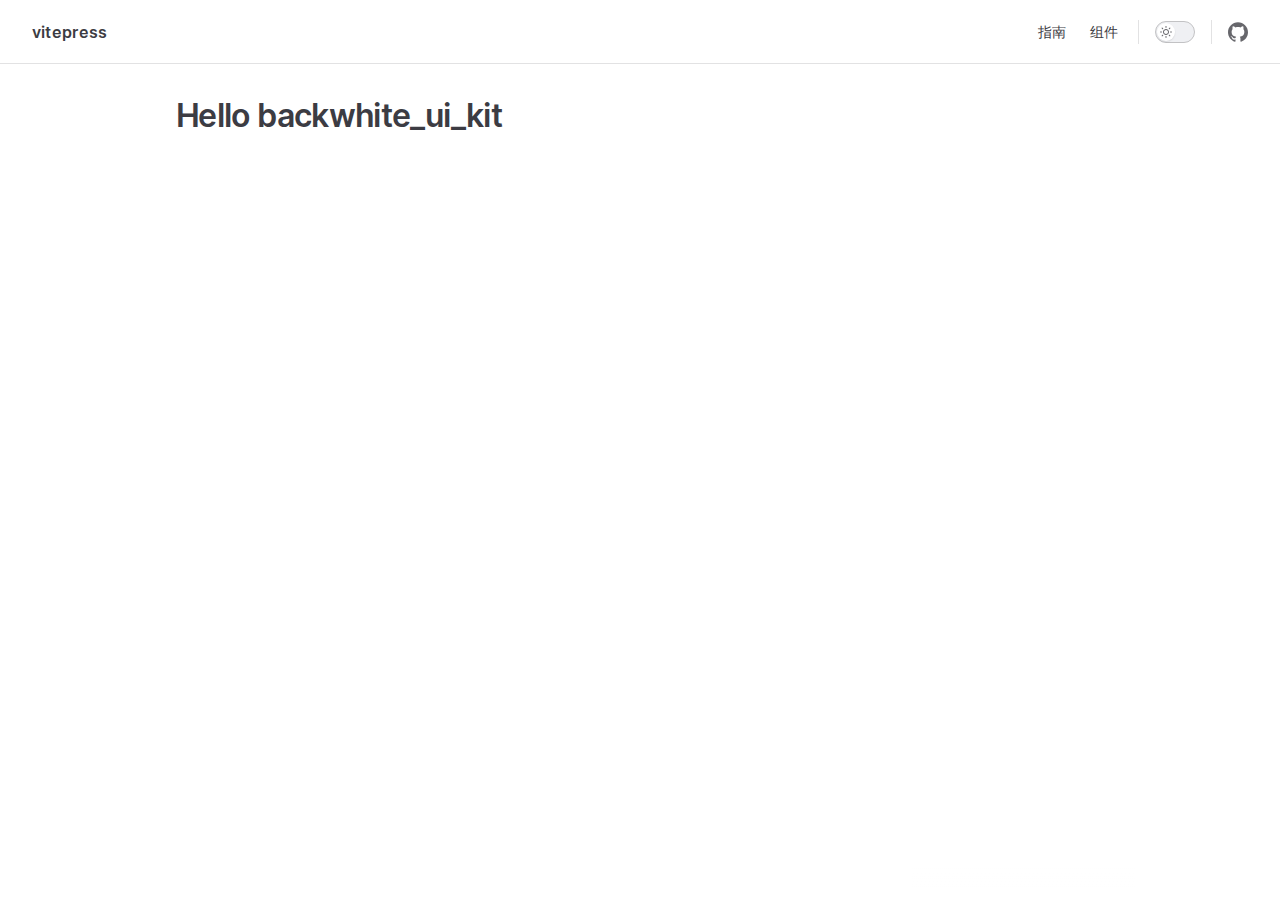
<file: index.html>
<!DOCTYPE html>
<html lang="en-US" dir="ltr">
  <head>
    <meta charset="utf-8">
    <meta name="viewport" content="width=device-width,initial-scale=1">
    <title>Hello backwhite_ui_kit | VitePress</title>
    <meta name="description" content="A VitePress site">
    <meta name="generator" content="VitePress v1.0.0-rc.32">
    <link rel="preload stylesheet" href="./assets/style.uqeO65lq.css" as="style">
    
    <script type="module" src="./assets/app.xGMeUa7r.js"></script>
    <link rel="preload" href="./assets/inter-roman-latin.bvIUbFQP.woff2" as="font" type="font/woff2" crossorigin="">
    <link rel="modulepreload" href="./assets/chunks/framework.SLxAseyV.js">
    <link rel="modulepreload" href="./assets/chunks/theme.PndWkjpc.js">
    <link rel="modulepreload" href="./assets/index.md.61yauKVw.lean.js">
    <script id="check-dark-mode">(()=>{const e=localStorage.getItem("vitepress-theme-appearance")||"auto",a=window.matchMedia("(prefers-color-scheme: dark)").matches;(!e||e==="auto"?a:e==="dark")&&document.documentElement.classList.add("dark")})();</script>
    <script id="check-mac-os">document.documentElement.classList.toggle("mac",/Mac|iPhone|iPod|iPad/i.test(navigator.platform));</script>
  </head>
  <body>
    <div id="app"><div class="Layout" data-v-80dbe4ab><!--[--><!--]--><!--[--><span tabindex="-1" data-v-f39c455e></span><a href="#VPContent" class="VPSkipLink visually-hidden" data-v-f39c455e> Skip to content </a><!--]--><!----><header class="VPNav" data-v-80dbe4ab data-v-df70677a><div class="VPNavBar" data-v-df70677a data-v-af2e645f><div class="container" data-v-af2e645f><div class="title" data-v-af2e645f><div class="VPNavBarTitle" data-v-af2e645f data-v-a5c4419f><a class="title" href="/" data-v-a5c4419f><!--[--><!--]--><!----><!--[-->vitepress<!--]--><!--[--><!--]--></a></div></div><div class="content" data-v-af2e645f><div class="curtain" data-v-af2e645f></div><div class="content-body" data-v-af2e645f><!--[--><!--]--><div class="VPNavBarSearch search" data-v-af2e645f><!----></div><nav aria-labelledby="main-nav-aria-label" class="VPNavBarMenu menu" data-v-af2e645f data-v-71287a04><span id="main-nav-aria-label" class="visually-hidden" data-v-71287a04>Main Navigation</span><!--[--><!--[--><a class="VPLink link VPNavBarMenuLink" href="/guild/installation/" tabindex="0" data-v-71287a04 data-v-cca880c4><!--[--><span data-v-cca880c4>指南</span><!--]--></a><!--]--><!--[--><a class="VPLink link VPNavBarMenuLink" href="/components/" tabindex="0" data-v-71287a04 data-v-cca880c4><!--[--><span data-v-cca880c4>组件</span><!--]--></a><!--]--><!--]--></nav><!----><div class="VPNavBarAppearance appearance" data-v-af2e645f data-v-8976222c><button class="VPSwitch VPSwitchAppearance" type="button" role="switch" title="Switch to dark theme" aria-checked="false" data-v-8976222c data-v-445ed939 data-v-d59d9179><span class="check" data-v-d59d9179><span class="icon" data-v-d59d9179><!--[--><svg xmlns="http://www.w3.org/2000/svg" aria-hidden="true" focusable="false" viewbox="0 0 24 24" class="sun" data-v-445ed939><path d="M12,18c-3.3,0-6-2.7-6-6s2.7-6,6-6s6,2.7,6,6S15.3,18,12,18zM12,8c-2.2,0-4,1.8-4,4c0,2.2,1.8,4,4,4c2.2,0,4-1.8,4-4C16,9.8,14.2,8,12,8z"></path><path d="M12,4c-0.6,0-1-0.4-1-1V1c0-0.6,0.4-1,1-1s1,0.4,1,1v2C13,3.6,12.6,4,12,4z"></path><path d="M12,24c-0.6,0-1-0.4-1-1v-2c0-0.6,0.4-1,1-1s1,0.4,1,1v2C13,23.6,12.6,24,12,24z"></path><path d="M5.6,6.6c-0.3,0-0.5-0.1-0.7-0.3L3.5,4.9c-0.4-0.4-0.4-1,0-1.4s1-0.4,1.4,0l1.4,1.4c0.4,0.4,0.4,1,0,1.4C6.2,6.5,5.9,6.6,5.6,6.6z"></path><path d="M19.8,20.8c-0.3,0-0.5-0.1-0.7-0.3l-1.4-1.4c-0.4-0.4-0.4-1,0-1.4s1-0.4,1.4,0l1.4,1.4c0.4,0.4,0.4,1,0,1.4C20.3,20.7,20,20.8,19.8,20.8z"></path><path d="M3,13H1c-0.6,0-1-0.4-1-1s0.4-1,1-1h2c0.6,0,1,0.4,1,1S3.6,13,3,13z"></path><path d="M23,13h-2c-0.6,0-1-0.4-1-1s0.4-1,1-1h2c0.6,0,1,0.4,1,1S23.6,13,23,13z"></path><path d="M4.2,20.8c-0.3,0-0.5-0.1-0.7-0.3c-0.4-0.4-0.4-1,0-1.4l1.4-1.4c0.4-0.4,1-0.4,1.4,0s0.4,1,0,1.4l-1.4,1.4C4.7,20.7,4.5,20.8,4.2,20.8z"></path><path d="M18.4,6.6c-0.3,0-0.5-0.1-0.7-0.3c-0.4-0.4-0.4-1,0-1.4l1.4-1.4c0.4-0.4,1-0.4,1.4,0s0.4,1,0,1.4l-1.4,1.4C18.9,6.5,18.6,6.6,18.4,6.6z"></path></svg><svg xmlns="http://www.w3.org/2000/svg" aria-hidden="true" focusable="false" viewbox="0 0 24 24" class="moon" data-v-445ed939><path d="M12.1,22c-0.3,0-0.6,0-0.9,0c-5.5-0.5-9.5-5.4-9-10.9c0.4-4.8,4.2-8.6,9-9c0.4,0,0.8,0.2,1,0.5c0.2,0.3,0.2,0.8-0.1,1.1c-2,2.7-1.4,6.4,1.3,8.4c2.1,1.6,5,1.6,7.1,0c0.3-0.2,0.7-0.3,1.1-0.1c0.3,0.2,0.5,0.6,0.5,1c-0.2,2.7-1.5,5.1-3.6,6.8C16.6,21.2,14.4,22,12.1,22zM9.3,4.4c-2.9,1-5,3.6-5.2,6.8c-0.4,4.4,2.8,8.3,7.2,8.7c2.1,0.2,4.2-0.4,5.8-1.8c1.1-0.9,1.9-2.1,2.4-3.4c-2.5,0.9-5.3,0.5-7.5-1.1C9.2,11.4,8.1,7.7,9.3,4.4z"></path></svg><!--]--></span></span></button></div><div class="VPSocialLinks VPNavBarSocialLinks social-links" data-v-af2e645f data-v-61f32da9 data-v-5027e0d8><!--[--><a class="VPSocialLink no-icon" href="https://github.com/DemoZeKaiYang/YC_UI" aria-label="github" target="_blank" rel="noopener" data-v-5027e0d8 data-v-28fb5e94><svg role="img" viewBox="0 0 24 24" xmlns="http://www.w3.org/2000/svg"><title>GitHub</title><path d="M12 .297c-6.63 0-12 5.373-12 12 0 5.303 3.438 9.8 8.205 11.385.6.113.82-.258.82-.577 0-.285-.01-1.04-.015-2.04-3.338.724-4.042-1.61-4.042-1.61C4.422 18.07 3.633 17.7 3.633 17.7c-1.087-.744.084-.729.084-.729 1.205.084 1.838 1.236 1.838 1.236 1.07 1.835 2.809 1.305 3.495.998.108-.776.417-1.305.76-1.605-2.665-.3-5.466-1.332-5.466-5.93 0-1.31.465-2.38 1.235-3.22-.135-.303-.54-1.523.105-3.176 0 0 1.005-.322 3.3 1.23.96-.267 1.98-.399 3-.405 1.02.006 2.04.138 3 .405 2.28-1.552 3.285-1.23 3.285-1.23.645 1.653.24 2.873.12 3.176.765.84 1.23 1.91 1.23 3.22 0 4.61-2.805 5.625-5.475 5.92.42.36.81 1.096.81 2.22 0 1.606-.015 2.896-.015 3.286 0 .315.21.69.825.57C20.565 22.092 24 17.592 24 12.297c0-6.627-5.373-12-12-12"/></svg></a><!--]--></div><div class="VPFlyout VPNavBarExtra extra" data-v-af2e645f data-v-2c82c029 data-v-41b43b2c><button type="button" class="button" aria-haspopup="true" aria-expanded="false" aria-label="extra navigation" data-v-41b43b2c><svg xmlns="http://www.w3.org/2000/svg" aria-hidden="true" focusable="false" viewbox="0 0 24 24" class="icon" data-v-41b43b2c><circle cx="12" cy="12" r="2"></circle><circle cx="19" cy="12" r="2"></circle><circle cx="5" cy="12" r="2"></circle></svg></button><div class="menu" data-v-41b43b2c><div class="VPMenu" data-v-41b43b2c data-v-3f1f7f14><!----><!--[--><!--[--><!----><div class="group" data-v-2c82c029><div class="item appearance" data-v-2c82c029><p class="label" data-v-2c82c029>Appearance</p><div class="appearance-action" data-v-2c82c029><button class="VPSwitch VPSwitchAppearance" type="button" role="switch" title="Switch to dark theme" aria-checked="false" data-v-2c82c029 data-v-445ed939 data-v-d59d9179><span class="check" data-v-d59d9179><span class="icon" data-v-d59d9179><!--[--><svg xmlns="http://www.w3.org/2000/svg" aria-hidden="true" focusable="false" viewbox="0 0 24 24" class="sun" data-v-445ed939><path d="M12,18c-3.3,0-6-2.7-6-6s2.7-6,6-6s6,2.7,6,6S15.3,18,12,18zM12,8c-2.2,0-4,1.8-4,4c0,2.2,1.8,4,4,4c2.2,0,4-1.8,4-4C16,9.8,14.2,8,12,8z"></path><path d="M12,4c-0.6,0-1-0.4-1-1V1c0-0.6,0.4-1,1-1s1,0.4,1,1v2C13,3.6,12.6,4,12,4z"></path><path d="M12,24c-0.6,0-1-0.4-1-1v-2c0-0.6,0.4-1,1-1s1,0.4,1,1v2C13,23.6,12.6,24,12,24z"></path><path d="M5.6,6.6c-0.3,0-0.5-0.1-0.7-0.3L3.5,4.9c-0.4-0.4-0.4-1,0-1.4s1-0.4,1.4,0l1.4,1.4c0.4,0.4,0.4,1,0,1.4C6.2,6.5,5.9,6.6,5.6,6.6z"></path><path d="M19.8,20.8c-0.3,0-0.5-0.1-0.7-0.3l-1.4-1.4c-0.4-0.4-0.4-1,0-1.4s1-0.4,1.4,0l1.4,1.4c0.4,0.4,0.4,1,0,1.4C20.3,20.7,20,20.8,19.8,20.8z"></path><path d="M3,13H1c-0.6,0-1-0.4-1-1s0.4-1,1-1h2c0.6,0,1,0.4,1,1S3.6,13,3,13z"></path><path d="M23,13h-2c-0.6,0-1-0.4-1-1s0.4-1,1-1h2c0.6,0,1,0.4,1,1S23.6,13,23,13z"></path><path d="M4.2,20.8c-0.3,0-0.5-0.1-0.7-0.3c-0.4-0.4-0.4-1,0-1.4l1.4-1.4c0.4-0.4,1-0.4,1.4,0s0.4,1,0,1.4l-1.4,1.4C4.7,20.7,4.5,20.8,4.2,20.8z"></path><path d="M18.4,6.6c-0.3,0-0.5-0.1-0.7-0.3c-0.4-0.4-0.4-1,0-1.4l1.4-1.4c0.4-0.4,1-0.4,1.4,0s0.4,1,0,1.4l-1.4,1.4C18.9,6.5,18.6,6.6,18.4,6.6z"></path></svg><svg xmlns="http://www.w3.org/2000/svg" aria-hidden="true" focusable="false" viewbox="0 0 24 24" class="moon" data-v-445ed939><path d="M12.1,22c-0.3,0-0.6,0-0.9,0c-5.5-0.5-9.5-5.4-9-10.9c0.4-4.8,4.2-8.6,9-9c0.4,0,0.8,0.2,1,0.5c0.2,0.3,0.2,0.8-0.1,1.1c-2,2.7-1.4,6.4,1.3,8.4c2.1,1.6,5,1.6,7.1,0c0.3-0.2,0.7-0.3,1.1-0.1c0.3,0.2,0.5,0.6,0.5,1c-0.2,2.7-1.5,5.1-3.6,6.8C16.6,21.2,14.4,22,12.1,22zM9.3,4.4c-2.9,1-5,3.6-5.2,6.8c-0.4,4.4,2.8,8.3,7.2,8.7c2.1,0.2,4.2-0.4,5.8-1.8c1.1-0.9,1.9-2.1,2.4-3.4c-2.5,0.9-5.3,0.5-7.5-1.1C9.2,11.4,8.1,7.7,9.3,4.4z"></path></svg><!--]--></span></span></button></div></div></div><div class="group" data-v-2c82c029><div class="item social-links" data-v-2c82c029><div class="VPSocialLinks social-links-list" data-v-2c82c029 data-v-5027e0d8><!--[--><a class="VPSocialLink no-icon" href="https://github.com/DemoZeKaiYang/YC_UI" aria-label="github" target="_blank" rel="noopener" data-v-5027e0d8 data-v-28fb5e94><svg role="img" viewBox="0 0 24 24" xmlns="http://www.w3.org/2000/svg"><title>GitHub</title><path d="M12 .297c-6.63 0-12 5.373-12 12 0 5.303 3.438 9.8 8.205 11.385.6.113.82-.258.82-.577 0-.285-.01-1.04-.015-2.04-3.338.724-4.042-1.61-4.042-1.61C4.422 18.07 3.633 17.7 3.633 17.7c-1.087-.744.084-.729.084-.729 1.205.084 1.838 1.236 1.838 1.236 1.07 1.835 2.809 1.305 3.495.998.108-.776.417-1.305.76-1.605-2.665-.3-5.466-1.332-5.466-5.93 0-1.31.465-2.38 1.235-3.22-.135-.303-.54-1.523.105-3.176 0 0 1.005-.322 3.3 1.23.96-.267 1.98-.399 3-.405 1.02.006 2.04.138 3 .405 2.28-1.552 3.285-1.23 3.285-1.23.645 1.653.24 2.873.12 3.176.765.84 1.23 1.91 1.23 3.22 0 4.61-2.805 5.625-5.475 5.92.42.36.81 1.096.81 2.22 0 1.606-.015 2.896-.015 3.286 0 .315.21.69.825.57C20.565 22.092 24 17.592 24 12.297c0-6.627-5.373-12-12-12"/></svg></a><!--]--></div></div></div><!--]--><!--]--></div></div></div><!--[--><!--]--><button type="button" class="VPNavBarHamburger hamburger" aria-label="mobile navigation" aria-expanded="false" aria-controls="VPNavScreen" data-v-af2e645f data-v-8d2820ca><span class="container" data-v-8d2820ca><span class="top" data-v-8d2820ca></span><span class="middle" data-v-8d2820ca></span><span class="bottom" data-v-8d2820ca></span></span></button></div></div></div></div><!----></header><div class="VPLocalNav fixed reached-top" data-v-80dbe4ab data-v-fa832f97><!----><div class="VPLocalNavOutlineDropdown" style="--vp-vh:0px;" data-v-fa832f97 data-v-7f247f80><button data-v-7f247f80>Return to top</button><!----></div></div><!----><div class="VPContent" id="VPContent" data-v-80dbe4ab data-v-342e4d3b><div class="VPDoc has-aside" data-v-342e4d3b data-v-afa5d70d><!--[--><!--]--><div class="container" data-v-afa5d70d><div class="aside" data-v-afa5d70d><div class="aside-curtain" data-v-afa5d70d></div><div class="aside-container" data-v-afa5d70d><div class="aside-content" data-v-afa5d70d><div class="VPDocAside" data-v-afa5d70d data-v-c4e5946a><!--[--><!--]--><!--[--><!--]--><div class="VPDocAsideOutline" role="navigation" data-v-c4e5946a data-v-757387bc><div class="content" data-v-757387bc><div class="outline-marker" data-v-757387bc></div><div class="outline-title" role="heading" aria-level="2" data-v-757387bc>On this page</div><nav aria-labelledby="doc-outline-aria-label" data-v-757387bc><span class="visually-hidden" id="doc-outline-aria-label" data-v-757387bc> Table of Contents for current page </span><ul class="root" data-v-757387bc data-v-d9ee5e83><!--[--><!--]--></ul></nav></div></div><!--[--><!--]--><div class="spacer" data-v-c4e5946a></div><!--[--><!--]--><!----><!--[--><!--]--><!--[--><!--]--></div></div></div></div><div class="content" data-v-afa5d70d><div class="content-container" data-v-afa5d70d><!--[--><!--]--><!----><main class="main" data-v-afa5d70d><div style="position:relative;" class="vp-doc _" data-v-afa5d70d><div><h1 id="hello-backwhite-ui-kit" tabindex="-1">Hello backwhite_ui_kit <a class="header-anchor" href="#hello-backwhite-ui-kit" aria-label="Permalink to &quot;Hello backwhite_ui_kit&quot;">​</a></h1></div></div></main><footer class="VPDocFooter" data-v-afa5d70d data-v-cc3f6955><!--[--><!--]--><!----><!----></footer><!--[--><!--]--></div></div></div><!--[--><!--]--></div></div><!----><!--[--><!--]--></div></div>
    <script>window.__VP_HASH_MAP__=JSON.parse("{\"guild_quickstart_index.md\":\"oaKHsm5_\",\"index.md\":\"61yauKVw\",\"guild_index.md\":\"Bfgocl7v\",\"components_index.md\":\"cGcIiZvr\",\"guild_installation_index.md\":\"0-GmepJG\",\"components_button_index.md\":\"9qMHIcbg\"}");window.__VP_SITE_DATA__=JSON.parse("{\"lang\":\"en-US\",\"dir\":\"ltr\",\"title\":\"VitePress\",\"description\":\"A VitePress site\",\"base\":\"/\",\"head\":[],\"router\":{\"prefetchLinks\":true},\"appearance\":true,\"themeConfig\":{\"siteTitle\":\"vitepress\",\"nav\":[{\"text\":\"指南\",\"link\":\"/guild/installation/\"},{\"text\":\"组件\",\"link\":\"/components/\"}],\"socialLinks\":[{\"icon\":\"github\",\"link\":\"https://github.com/DemoZeKaiYang/YC_UI\"}],\"sidebar\":{\"/guild/\":[{\"text\":\"基础\",\"items\":[{\"text\":\"安装\",\"link\":\"/guild/installation/\"},{\"text\":\"快速开始\",\"link\":\"/guild/quickstart/\"}]},{\"text\":\"进阶\",\"items\":[{\"text\":\"xx\",\"link\":\"/xx\"}]}],\"/components/\":[{\"text\":\"基础组件\",\"items\":[{\"text\":\"Button\",\"link\":\"/components/button/\"}]}]}},\"locales\":{},\"scrollOffset\":90,\"cleanUrls\":false}");</script>
    
  </body>
</html>
</file>
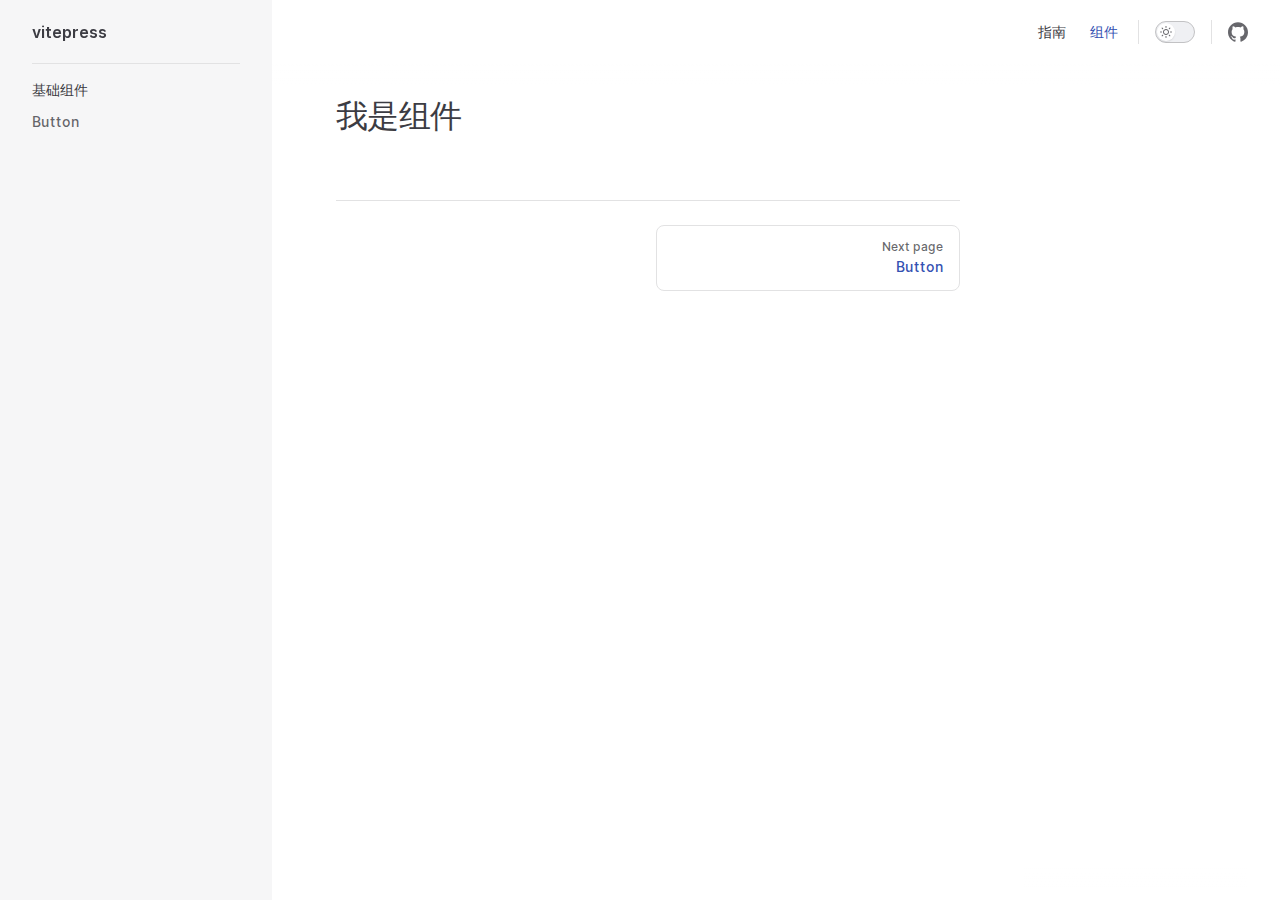
<file: components/index.html>
<!DOCTYPE html>
<html lang="en-US" dir="ltr">
  <head>
    <meta charset="utf-8">
    <meta name="viewport" content="width=device-width,initial-scale=1">
    <title>我是组件 | VitePress</title>
    <meta name="description" content="A VitePress site">
    <meta name="generator" content="VitePress v1.0.0-rc.32">
    <link rel="preload stylesheet" href="/assets/style.uqeO65lq.css" as="style">
    
    <script type="module" src="/assets/app.xGMeUa7r.js"></script>
    <link rel="preload" href="/assets/inter-roman-latin.bvIUbFQP.woff2" as="font" type="font/woff2" crossorigin="">
    <link rel="modulepreload" href="/assets/chunks/framework.SLxAseyV.js">
    <link rel="modulepreload" href="/assets/chunks/theme.PndWkjpc.js">
    <link rel="modulepreload" href="/assets/components_index.md.cGcIiZvr.lean.js">
    <script id="check-dark-mode">(()=>{const e=localStorage.getItem("vitepress-theme-appearance")||"auto",a=window.matchMedia("(prefers-color-scheme: dark)").matches;(!e||e==="auto"?a:e==="dark")&&document.documentElement.classList.add("dark")})();</script>
    <script id="check-mac-os">document.documentElement.classList.toggle("mac",/Mac|iPhone|iPod|iPad/i.test(navigator.platform));</script>
  </head>
  <body>
    <div id="app"><div class="Layout" data-v-80dbe4ab><!--[--><!--]--><!--[--><span tabindex="-1" data-v-f39c455e></span><a href="#VPContent" class="VPSkipLink visually-hidden" data-v-f39c455e> Skip to content </a><!--]--><!----><header class="VPNav" data-v-80dbe4ab data-v-df70677a><div class="VPNavBar has-sidebar" data-v-df70677a data-v-af2e645f><div class="container" data-v-af2e645f><div class="title" data-v-af2e645f><div class="VPNavBarTitle has-sidebar" data-v-af2e645f data-v-a5c4419f><a class="title" href="/" data-v-a5c4419f><!--[--><!--]--><!----><!--[-->vitepress<!--]--><!--[--><!--]--></a></div></div><div class="content" data-v-af2e645f><div class="curtain" data-v-af2e645f></div><div class="content-body" data-v-af2e645f><!--[--><!--]--><div class="VPNavBarSearch search" data-v-af2e645f><!----></div><nav aria-labelledby="main-nav-aria-label" class="VPNavBarMenu menu" data-v-af2e645f data-v-71287a04><span id="main-nav-aria-label" class="visually-hidden" data-v-71287a04>Main Navigation</span><!--[--><!--[--><a class="VPLink link VPNavBarMenuLink" href="/guild/installation/" tabindex="0" data-v-71287a04 data-v-cca880c4><!--[--><span data-v-cca880c4>指南</span><!--]--></a><!--]--><!--[--><a class="VPLink link VPNavBarMenuLink active" href="/components/" tabindex="0" data-v-71287a04 data-v-cca880c4><!--[--><span data-v-cca880c4>组件</span><!--]--></a><!--]--><!--]--></nav><!----><div class="VPNavBarAppearance appearance" data-v-af2e645f data-v-8976222c><button class="VPSwitch VPSwitchAppearance" type="button" role="switch" title="Switch to dark theme" aria-checked="false" data-v-8976222c data-v-445ed939 data-v-d59d9179><span class="check" data-v-d59d9179><span class="icon" data-v-d59d9179><!--[--><svg xmlns="http://www.w3.org/2000/svg" aria-hidden="true" focusable="false" viewbox="0 0 24 24" class="sun" data-v-445ed939><path d="M12,18c-3.3,0-6-2.7-6-6s2.7-6,6-6s6,2.7,6,6S15.3,18,12,18zM12,8c-2.2,0-4,1.8-4,4c0,2.2,1.8,4,4,4c2.2,0,4-1.8,4-4C16,9.8,14.2,8,12,8z"></path><path d="M12,4c-0.6,0-1-0.4-1-1V1c0-0.6,0.4-1,1-1s1,0.4,1,1v2C13,3.6,12.6,4,12,4z"></path><path d="M12,24c-0.6,0-1-0.4-1-1v-2c0-0.6,0.4-1,1-1s1,0.4,1,1v2C13,23.6,12.6,24,12,24z"></path><path d="M5.6,6.6c-0.3,0-0.5-0.1-0.7-0.3L3.5,4.9c-0.4-0.4-0.4-1,0-1.4s1-0.4,1.4,0l1.4,1.4c0.4,0.4,0.4,1,0,1.4C6.2,6.5,5.9,6.6,5.6,6.6z"></path><path d="M19.8,20.8c-0.3,0-0.5-0.1-0.7-0.3l-1.4-1.4c-0.4-0.4-0.4-1,0-1.4s1-0.4,1.4,0l1.4,1.4c0.4,0.4,0.4,1,0,1.4C20.3,20.7,20,20.8,19.8,20.8z"></path><path d="M3,13H1c-0.6,0-1-0.4-1-1s0.4-1,1-1h2c0.6,0,1,0.4,1,1S3.6,13,3,13z"></path><path d="M23,13h-2c-0.6,0-1-0.4-1-1s0.4-1,1-1h2c0.6,0,1,0.4,1,1S23.6,13,23,13z"></path><path d="M4.2,20.8c-0.3,0-0.5-0.1-0.7-0.3c-0.4-0.4-0.4-1,0-1.4l1.4-1.4c0.4-0.4,1-0.4,1.4,0s0.4,1,0,1.4l-1.4,1.4C4.7,20.7,4.5,20.8,4.2,20.8z"></path><path d="M18.4,6.6c-0.3,0-0.5-0.1-0.7-0.3c-0.4-0.4-0.4-1,0-1.4l1.4-1.4c0.4-0.4,1-0.4,1.4,0s0.4,1,0,1.4l-1.4,1.4C18.9,6.5,18.6,6.6,18.4,6.6z"></path></svg><svg xmlns="http://www.w3.org/2000/svg" aria-hidden="true" focusable="false" viewbox="0 0 24 24" class="moon" data-v-445ed939><path d="M12.1,22c-0.3,0-0.6,0-0.9,0c-5.5-0.5-9.5-5.4-9-10.9c0.4-4.8,4.2-8.6,9-9c0.4,0,0.8,0.2,1,0.5c0.2,0.3,0.2,0.8-0.1,1.1c-2,2.7-1.4,6.4,1.3,8.4c2.1,1.6,5,1.6,7.1,0c0.3-0.2,0.7-0.3,1.1-0.1c0.3,0.2,0.5,0.6,0.5,1c-0.2,2.7-1.5,5.1-3.6,6.8C16.6,21.2,14.4,22,12.1,22zM9.3,4.4c-2.9,1-5,3.6-5.2,6.8c-0.4,4.4,2.8,8.3,7.2,8.7c2.1,0.2,4.2-0.4,5.8-1.8c1.1-0.9,1.9-2.1,2.4-3.4c-2.5,0.9-5.3,0.5-7.5-1.1C9.2,11.4,8.1,7.7,9.3,4.4z"></path></svg><!--]--></span></span></button></div><div class="VPSocialLinks VPNavBarSocialLinks social-links" data-v-af2e645f data-v-61f32da9 data-v-5027e0d8><!--[--><a class="VPSocialLink no-icon" href="https://github.com/DemoZeKaiYang/YC_UI" aria-label="github" target="_blank" rel="noopener" data-v-5027e0d8 data-v-28fb5e94><svg role="img" viewBox="0 0 24 24" xmlns="http://www.w3.org/2000/svg"><title>GitHub</title><path d="M12 .297c-6.63 0-12 5.373-12 12 0 5.303 3.438 9.8 8.205 11.385.6.113.82-.258.82-.577 0-.285-.01-1.04-.015-2.04-3.338.724-4.042-1.61-4.042-1.61C4.422 18.07 3.633 17.7 3.633 17.7c-1.087-.744.084-.729.084-.729 1.205.084 1.838 1.236 1.838 1.236 1.07 1.835 2.809 1.305 3.495.998.108-.776.417-1.305.76-1.605-2.665-.3-5.466-1.332-5.466-5.93 0-1.31.465-2.38 1.235-3.22-.135-.303-.54-1.523.105-3.176 0 0 1.005-.322 3.3 1.23.96-.267 1.98-.399 3-.405 1.02.006 2.04.138 3 .405 2.28-1.552 3.285-1.23 3.285-1.23.645 1.653.24 2.873.12 3.176.765.84 1.23 1.91 1.23 3.22 0 4.61-2.805 5.625-5.475 5.92.42.36.81 1.096.81 2.22 0 1.606-.015 2.896-.015 3.286 0 .315.21.69.825.57C20.565 22.092 24 17.592 24 12.297c0-6.627-5.373-12-12-12"/></svg></a><!--]--></div><div class="VPFlyout VPNavBarExtra extra" data-v-af2e645f data-v-2c82c029 data-v-41b43b2c><button type="button" class="button" aria-haspopup="true" aria-expanded="false" aria-label="extra navigation" data-v-41b43b2c><svg xmlns="http://www.w3.org/2000/svg" aria-hidden="true" focusable="false" viewbox="0 0 24 24" class="icon" data-v-41b43b2c><circle cx="12" cy="12" r="2"></circle><circle cx="19" cy="12" r="2"></circle><circle cx="5" cy="12" r="2"></circle></svg></button><div class="menu" data-v-41b43b2c><div class="VPMenu" data-v-41b43b2c data-v-3f1f7f14><!----><!--[--><!--[--><!----><div class="group" data-v-2c82c029><div class="item appearance" data-v-2c82c029><p class="label" data-v-2c82c029>Appearance</p><div class="appearance-action" data-v-2c82c029><button class="VPSwitch VPSwitchAppearance" type="button" role="switch" title="Switch to dark theme" aria-checked="false" data-v-2c82c029 data-v-445ed939 data-v-d59d9179><span class="check" data-v-d59d9179><span class="icon" data-v-d59d9179><!--[--><svg xmlns="http://www.w3.org/2000/svg" aria-hidden="true" focusable="false" viewbox="0 0 24 24" class="sun" data-v-445ed939><path d="M12,18c-3.3,0-6-2.7-6-6s2.7-6,6-6s6,2.7,6,6S15.3,18,12,18zM12,8c-2.2,0-4,1.8-4,4c0,2.2,1.8,4,4,4c2.2,0,4-1.8,4-4C16,9.8,14.2,8,12,8z"></path><path d="M12,4c-0.6,0-1-0.4-1-1V1c0-0.6,0.4-1,1-1s1,0.4,1,1v2C13,3.6,12.6,4,12,4z"></path><path d="M12,24c-0.6,0-1-0.4-1-1v-2c0-0.6,0.4-1,1-1s1,0.4,1,1v2C13,23.6,12.6,24,12,24z"></path><path d="M5.6,6.6c-0.3,0-0.5-0.1-0.7-0.3L3.5,4.9c-0.4-0.4-0.4-1,0-1.4s1-0.4,1.4,0l1.4,1.4c0.4,0.4,0.4,1,0,1.4C6.2,6.5,5.9,6.6,5.6,6.6z"></path><path d="M19.8,20.8c-0.3,0-0.5-0.1-0.7-0.3l-1.4-1.4c-0.4-0.4-0.4-1,0-1.4s1-0.4,1.4,0l1.4,1.4c0.4,0.4,0.4,1,0,1.4C20.3,20.7,20,20.8,19.8,20.8z"></path><path d="M3,13H1c-0.6,0-1-0.4-1-1s0.4-1,1-1h2c0.6,0,1,0.4,1,1S3.6,13,3,13z"></path><path d="M23,13h-2c-0.6,0-1-0.4-1-1s0.4-1,1-1h2c0.6,0,1,0.4,1,1S23.6,13,23,13z"></path><path d="M4.2,20.8c-0.3,0-0.5-0.1-0.7-0.3c-0.4-0.4-0.4-1,0-1.4l1.4-1.4c0.4-0.4,1-0.4,1.4,0s0.4,1,0,1.4l-1.4,1.4C4.7,20.7,4.5,20.8,4.2,20.8z"></path><path d="M18.4,6.6c-0.3,0-0.5-0.1-0.7-0.3c-0.4-0.4-0.4-1,0-1.4l1.4-1.4c0.4-0.4,1-0.4,1.4,0s0.4,1,0,1.4l-1.4,1.4C18.9,6.5,18.6,6.6,18.4,6.6z"></path></svg><svg xmlns="http://www.w3.org/2000/svg" aria-hidden="true" focusable="false" viewbox="0 0 24 24" class="moon" data-v-445ed939><path d="M12.1,22c-0.3,0-0.6,0-0.9,0c-5.5-0.5-9.5-5.4-9-10.9c0.4-4.8,4.2-8.6,9-9c0.4,0,0.8,0.2,1,0.5c0.2,0.3,0.2,0.8-0.1,1.1c-2,2.7-1.4,6.4,1.3,8.4c2.1,1.6,5,1.6,7.1,0c0.3-0.2,0.7-0.3,1.1-0.1c0.3,0.2,0.5,0.6,0.5,1c-0.2,2.7-1.5,5.1-3.6,6.8C16.6,21.2,14.4,22,12.1,22zM9.3,4.4c-2.9,1-5,3.6-5.2,6.8c-0.4,4.4,2.8,8.3,7.2,8.7c2.1,0.2,4.2-0.4,5.8-1.8c1.1-0.9,1.9-2.1,2.4-3.4c-2.5,0.9-5.3,0.5-7.5-1.1C9.2,11.4,8.1,7.7,9.3,4.4z"></path></svg><!--]--></span></span></button></div></div></div><div class="group" data-v-2c82c029><div class="item social-links" data-v-2c82c029><div class="VPSocialLinks social-links-list" data-v-2c82c029 data-v-5027e0d8><!--[--><a class="VPSocialLink no-icon" href="https://github.com/DemoZeKaiYang/YC_UI" aria-label="github" target="_blank" rel="noopener" data-v-5027e0d8 data-v-28fb5e94><svg role="img" viewBox="0 0 24 24" xmlns="http://www.w3.org/2000/svg"><title>GitHub</title><path d="M12 .297c-6.63 0-12 5.373-12 12 0 5.303 3.438 9.8 8.205 11.385.6.113.82-.258.82-.577 0-.285-.01-1.04-.015-2.04-3.338.724-4.042-1.61-4.042-1.61C4.422 18.07 3.633 17.7 3.633 17.7c-1.087-.744.084-.729.084-.729 1.205.084 1.838 1.236 1.838 1.236 1.07 1.835 2.809 1.305 3.495.998.108-.776.417-1.305.76-1.605-2.665-.3-5.466-1.332-5.466-5.93 0-1.31.465-2.38 1.235-3.22-.135-.303-.54-1.523.105-3.176 0 0 1.005-.322 3.3 1.23.96-.267 1.98-.399 3-.405 1.02.006 2.04.138 3 .405 2.28-1.552 3.285-1.23 3.285-1.23.645 1.653.24 2.873.12 3.176.765.84 1.23 1.91 1.23 3.22 0 4.61-2.805 5.625-5.475 5.92.42.36.81 1.096.81 2.22 0 1.606-.015 2.896-.015 3.286 0 .315.21.69.825.57C20.565 22.092 24 17.592 24 12.297c0-6.627-5.373-12-12-12"/></svg></a><!--]--></div></div></div><!--]--><!--]--></div></div></div><!--[--><!--]--><button type="button" class="VPNavBarHamburger hamburger" aria-label="mobile navigation" aria-expanded="false" aria-controls="VPNavScreen" data-v-af2e645f data-v-8d2820ca><span class="container" data-v-8d2820ca><span class="top" data-v-8d2820ca></span><span class="middle" data-v-8d2820ca></span><span class="bottom" data-v-8d2820ca></span></span></button></div></div></div></div><!----></header><div class="VPLocalNav reached-top" data-v-80dbe4ab data-v-fa832f97><button class="menu" aria-expanded="false" aria-controls="VPSidebarNav" data-v-fa832f97><svg xmlns="http://www.w3.org/2000/svg" aria-hidden="true" focusable="false" viewbox="0 0 24 24" class="menu-icon" data-v-fa832f97><path d="M17,11H3c-0.6,0-1-0.4-1-1s0.4-1,1-1h14c0.6,0,1,0.4,1,1S17.6,11,17,11z"></path><path d="M21,7H3C2.4,7,2,6.6,2,6s0.4-1,1-1h18c0.6,0,1,0.4,1,1S21.6,7,21,7z"></path><path d="M21,15H3c-0.6,0-1-0.4-1-1s0.4-1,1-1h18c0.6,0,1,0.4,1,1S21.6,15,21,15z"></path><path d="M17,19H3c-0.6,0-1-0.4-1-1s0.4-1,1-1h14c0.6,0,1,0.4,1,1S17.6,19,17,19z"></path></svg><span class="menu-text" data-v-fa832f97>Menu</span></button><div class="VPLocalNavOutlineDropdown" style="--vp-vh:0px;" data-v-fa832f97 data-v-7f247f80><button data-v-7f247f80>Return to top</button><!----></div></div><aside class="VPSidebar" data-v-80dbe4ab data-v-791c5444><div class="curtain" data-v-791c5444></div><nav class="nav" id="VPSidebarNav" aria-labelledby="sidebar-aria-label" tabindex="-1" data-v-791c5444><span class="visually-hidden" id="sidebar-aria-label" data-v-791c5444> Sidebar Navigation </span><!--[--><!--]--><!--[--><div class="group" data-v-791c5444><section class="VPSidebarItem level-0" data-v-791c5444 data-v-e45b4df4><div class="item" role="button" tabindex="0" data-v-e45b4df4><div class="indicator" data-v-e45b4df4></div><h2 class="text" data-v-e45b4df4>基础组件</h2><!----></div><div class="items" data-v-e45b4df4><!--[--><div class="VPSidebarItem level-1 is-link" data-v-e45b4df4 data-v-e45b4df4><div class="item" data-v-e45b4df4><div class="indicator" data-v-e45b4df4></div><a class="VPLink link link" href="/components/button/" data-v-e45b4df4><!--[--><p class="text" data-v-e45b4df4>Button</p><!--]--></a><!----></div><!----></div><!--]--></div></section></div><!--]--><!--[--><!--]--></nav></aside><div class="VPContent has-sidebar" id="VPContent" data-v-80dbe4ab data-v-342e4d3b><div class="VPDoc has-sidebar has-aside" data-v-342e4d3b data-v-afa5d70d><!--[--><!--]--><div class="container" data-v-afa5d70d><div class="aside" data-v-afa5d70d><div class="aside-curtain" data-v-afa5d70d></div><div class="aside-container" data-v-afa5d70d><div class="aside-content" data-v-afa5d70d><div class="VPDocAside" data-v-afa5d70d data-v-c4e5946a><!--[--><!--]--><!--[--><!--]--><div class="VPDocAsideOutline" role="navigation" data-v-c4e5946a data-v-757387bc><div class="content" data-v-757387bc><div class="outline-marker" data-v-757387bc></div><div class="outline-title" role="heading" aria-level="2" data-v-757387bc>On this page</div><nav aria-labelledby="doc-outline-aria-label" data-v-757387bc><span class="visually-hidden" id="doc-outline-aria-label" data-v-757387bc> Table of Contents for current page </span><ul class="root" data-v-757387bc data-v-d9ee5e83><!--[--><!--]--></ul></nav></div></div><!--[--><!--]--><div class="spacer" data-v-c4e5946a></div><!--[--><!--]--><!----><!--[--><!--]--><!--[--><!--]--></div></div></div></div><div class="content" data-v-afa5d70d><div class="content-container" data-v-afa5d70d><!--[--><!--]--><!----><main class="main" data-v-afa5d70d><div style="position:relative;" class="vp-doc _components_" data-v-afa5d70d><div><h1 id="我是组件" tabindex="-1">我是组件 <a class="header-anchor" href="#我是组件" aria-label="Permalink to &quot;我是组件&quot;">​</a></h1></div></div></main><footer class="VPDocFooter" data-v-afa5d70d data-v-cc3f6955><!--[--><!--]--><!----><nav class="prev-next" data-v-cc3f6955><div class="pager" data-v-cc3f6955><!----></div><div class="pager" data-v-cc3f6955><a class="VPLink link pager-link next" href="/components/button/" data-v-cc3f6955><!--[--><span class="desc" data-v-cc3f6955>Next page</span><span class="title" data-v-cc3f6955>Button</span><!--]--></a></div></nav></footer><!--[--><!--]--></div></div></div><!--[--><!--]--></div></div><!----><!--[--><!--]--></div></div>
    <script>window.__VP_HASH_MAP__=JSON.parse("{\"guild_quickstart_index.md\":\"oaKHsm5_\",\"index.md\":\"61yauKVw\",\"guild_index.md\":\"Bfgocl7v\",\"components_index.md\":\"cGcIiZvr\",\"guild_installation_index.md\":\"0-GmepJG\",\"components_button_index.md\":\"9qMHIcbg\"}");window.__VP_SITE_DATA__=JSON.parse("{\"lang\":\"en-US\",\"dir\":\"ltr\",\"title\":\"VitePress\",\"description\":\"A VitePress site\",\"base\":\"/\",\"head\":[],\"router\":{\"prefetchLinks\":true},\"appearance\":true,\"themeConfig\":{\"siteTitle\":\"vitepress\",\"nav\":[{\"text\":\"指南\",\"link\":\"/guild/installation/\"},{\"text\":\"组件\",\"link\":\"/components/\"}],\"socialLinks\":[{\"icon\":\"github\",\"link\":\"https://github.com/DemoZeKaiYang/YC_UI\"}],\"sidebar\":{\"/guild/\":[{\"text\":\"基础\",\"items\":[{\"text\":\"安装\",\"link\":\"/guild/installation/\"},{\"text\":\"快速开始\",\"link\":\"/guild/quickstart/\"}]},{\"text\":\"进阶\",\"items\":[{\"text\":\"xx\",\"link\":\"/xx\"}]}],\"/components/\":[{\"text\":\"基础组件\",\"items\":[{\"text\":\"Button\",\"link\":\"/components/button/\"}]}]}},\"locales\":{},\"scrollOffset\":90,\"cleanUrls\":false}");</script>
    
  </body>
</html>
</file>
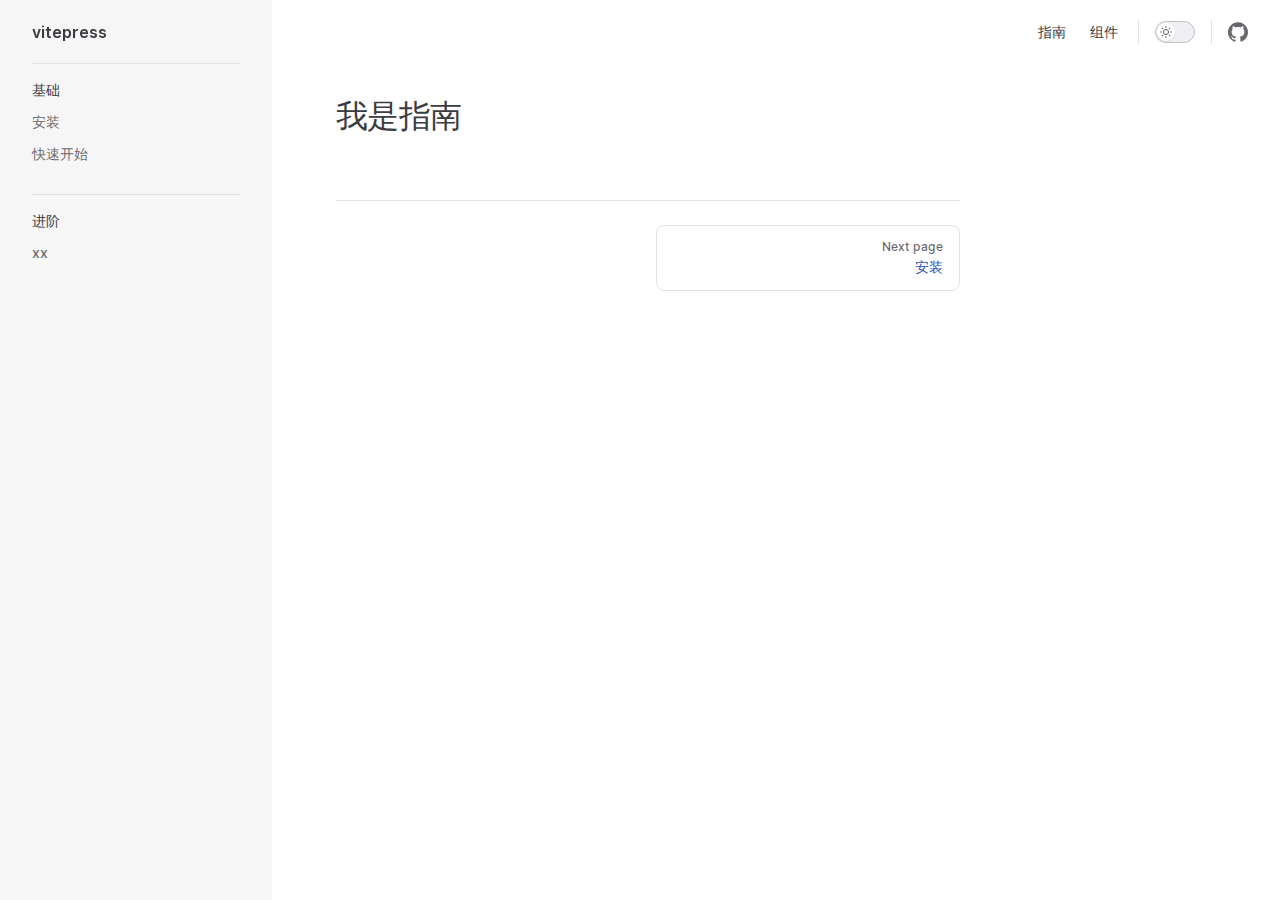
<file: guild/index.html>
<!DOCTYPE html>
<html lang="en-US" dir="ltr">
  <head>
    <meta charset="utf-8">
    <meta name="viewport" content="width=device-width,initial-scale=1">
    <title>我是指南 | VitePress</title>
    <meta name="description" content="A VitePress site">
    <meta name="generator" content="VitePress v1.0.0-rc.32">
    <link rel="preload stylesheet" href="/assets/style.uqeO65lq.css" as="style">
    
    <script type="module" src="/assets/app.xGMeUa7r.js"></script>
    <link rel="preload" href="/assets/inter-roman-latin.bvIUbFQP.woff2" as="font" type="font/woff2" crossorigin="">
    <link rel="modulepreload" href="/assets/chunks/framework.SLxAseyV.js">
    <link rel="modulepreload" href="/assets/chunks/theme.PndWkjpc.js">
    <link rel="modulepreload" href="/assets/guild_index.md.Bfgocl7v.lean.js">
    <script id="check-dark-mode">(()=>{const e=localStorage.getItem("vitepress-theme-appearance")||"auto",a=window.matchMedia("(prefers-color-scheme: dark)").matches;(!e||e==="auto"?a:e==="dark")&&document.documentElement.classList.add("dark")})();</script>
    <script id="check-mac-os">document.documentElement.classList.toggle("mac",/Mac|iPhone|iPod|iPad/i.test(navigator.platform));</script>
  </head>
  <body>
    <div id="app"><div class="Layout" data-v-80dbe4ab><!--[--><!--]--><!--[--><span tabindex="-1" data-v-f39c455e></span><a href="#VPContent" class="VPSkipLink visually-hidden" data-v-f39c455e> Skip to content </a><!--]--><!----><header class="VPNav" data-v-80dbe4ab data-v-df70677a><div class="VPNavBar has-sidebar" data-v-df70677a data-v-af2e645f><div class="container" data-v-af2e645f><div class="title" data-v-af2e645f><div class="VPNavBarTitle has-sidebar" data-v-af2e645f data-v-a5c4419f><a class="title" href="/" data-v-a5c4419f><!--[--><!--]--><!----><!--[-->vitepress<!--]--><!--[--><!--]--></a></div></div><div class="content" data-v-af2e645f><div class="curtain" data-v-af2e645f></div><div class="content-body" data-v-af2e645f><!--[--><!--]--><div class="VPNavBarSearch search" data-v-af2e645f><!----></div><nav aria-labelledby="main-nav-aria-label" class="VPNavBarMenu menu" data-v-af2e645f data-v-71287a04><span id="main-nav-aria-label" class="visually-hidden" data-v-71287a04>Main Navigation</span><!--[--><!--[--><a class="VPLink link VPNavBarMenuLink" href="/guild/installation/" tabindex="0" data-v-71287a04 data-v-cca880c4><!--[--><span data-v-cca880c4>指南</span><!--]--></a><!--]--><!--[--><a class="VPLink link VPNavBarMenuLink" href="/components/" tabindex="0" data-v-71287a04 data-v-cca880c4><!--[--><span data-v-cca880c4>组件</span><!--]--></a><!--]--><!--]--></nav><!----><div class="VPNavBarAppearance appearance" data-v-af2e645f data-v-8976222c><button class="VPSwitch VPSwitchAppearance" type="button" role="switch" title="Switch to dark theme" aria-checked="false" data-v-8976222c data-v-445ed939 data-v-d59d9179><span class="check" data-v-d59d9179><span class="icon" data-v-d59d9179><!--[--><svg xmlns="http://www.w3.org/2000/svg" aria-hidden="true" focusable="false" viewbox="0 0 24 24" class="sun" data-v-445ed939><path d="M12,18c-3.3,0-6-2.7-6-6s2.7-6,6-6s6,2.7,6,6S15.3,18,12,18zM12,8c-2.2,0-4,1.8-4,4c0,2.2,1.8,4,4,4c2.2,0,4-1.8,4-4C16,9.8,14.2,8,12,8z"></path><path d="M12,4c-0.6,0-1-0.4-1-1V1c0-0.6,0.4-1,1-1s1,0.4,1,1v2C13,3.6,12.6,4,12,4z"></path><path d="M12,24c-0.6,0-1-0.4-1-1v-2c0-0.6,0.4-1,1-1s1,0.4,1,1v2C13,23.6,12.6,24,12,24z"></path><path d="M5.6,6.6c-0.3,0-0.5-0.1-0.7-0.3L3.5,4.9c-0.4-0.4-0.4-1,0-1.4s1-0.4,1.4,0l1.4,1.4c0.4,0.4,0.4,1,0,1.4C6.2,6.5,5.9,6.6,5.6,6.6z"></path><path d="M19.8,20.8c-0.3,0-0.5-0.1-0.7-0.3l-1.4-1.4c-0.4-0.4-0.4-1,0-1.4s1-0.4,1.4,0l1.4,1.4c0.4,0.4,0.4,1,0,1.4C20.3,20.7,20,20.8,19.8,20.8z"></path><path d="M3,13H1c-0.6,0-1-0.4-1-1s0.4-1,1-1h2c0.6,0,1,0.4,1,1S3.6,13,3,13z"></path><path d="M23,13h-2c-0.6,0-1-0.4-1-1s0.4-1,1-1h2c0.6,0,1,0.4,1,1S23.6,13,23,13z"></path><path d="M4.2,20.8c-0.3,0-0.5-0.1-0.7-0.3c-0.4-0.4-0.4-1,0-1.4l1.4-1.4c0.4-0.4,1-0.4,1.4,0s0.4,1,0,1.4l-1.4,1.4C4.7,20.7,4.5,20.8,4.2,20.8z"></path><path d="M18.4,6.6c-0.3,0-0.5-0.1-0.7-0.3c-0.4-0.4-0.4-1,0-1.4l1.4-1.4c0.4-0.4,1-0.4,1.4,0s0.4,1,0,1.4l-1.4,1.4C18.9,6.5,18.6,6.6,18.4,6.6z"></path></svg><svg xmlns="http://www.w3.org/2000/svg" aria-hidden="true" focusable="false" viewbox="0 0 24 24" class="moon" data-v-445ed939><path d="M12.1,22c-0.3,0-0.6,0-0.9,0c-5.5-0.5-9.5-5.4-9-10.9c0.4-4.8,4.2-8.6,9-9c0.4,0,0.8,0.2,1,0.5c0.2,0.3,0.2,0.8-0.1,1.1c-2,2.7-1.4,6.4,1.3,8.4c2.1,1.6,5,1.6,7.1,0c0.3-0.2,0.7-0.3,1.1-0.1c0.3,0.2,0.5,0.6,0.5,1c-0.2,2.7-1.5,5.1-3.6,6.8C16.6,21.2,14.4,22,12.1,22zM9.3,4.4c-2.9,1-5,3.6-5.2,6.8c-0.4,4.4,2.8,8.3,7.2,8.7c2.1,0.2,4.2-0.4,5.8-1.8c1.1-0.9,1.9-2.1,2.4-3.4c-2.5,0.9-5.3,0.5-7.5-1.1C9.2,11.4,8.1,7.7,9.3,4.4z"></path></svg><!--]--></span></span></button></div><div class="VPSocialLinks VPNavBarSocialLinks social-links" data-v-af2e645f data-v-61f32da9 data-v-5027e0d8><!--[--><a class="VPSocialLink no-icon" href="https://github.com/DemoZeKaiYang/YC_UI" aria-label="github" target="_blank" rel="noopener" data-v-5027e0d8 data-v-28fb5e94><svg role="img" viewBox="0 0 24 24" xmlns="http://www.w3.org/2000/svg"><title>GitHub</title><path d="M12 .297c-6.63 0-12 5.373-12 12 0 5.303 3.438 9.8 8.205 11.385.6.113.82-.258.82-.577 0-.285-.01-1.04-.015-2.04-3.338.724-4.042-1.61-4.042-1.61C4.422 18.07 3.633 17.7 3.633 17.7c-1.087-.744.084-.729.084-.729 1.205.084 1.838 1.236 1.838 1.236 1.07 1.835 2.809 1.305 3.495.998.108-.776.417-1.305.76-1.605-2.665-.3-5.466-1.332-5.466-5.93 0-1.31.465-2.38 1.235-3.22-.135-.303-.54-1.523.105-3.176 0 0 1.005-.322 3.3 1.23.96-.267 1.98-.399 3-.405 1.02.006 2.04.138 3 .405 2.28-1.552 3.285-1.23 3.285-1.23.645 1.653.24 2.873.12 3.176.765.84 1.23 1.91 1.23 3.22 0 4.61-2.805 5.625-5.475 5.92.42.36.81 1.096.81 2.22 0 1.606-.015 2.896-.015 3.286 0 .315.21.69.825.57C20.565 22.092 24 17.592 24 12.297c0-6.627-5.373-12-12-12"/></svg></a><!--]--></div><div class="VPFlyout VPNavBarExtra extra" data-v-af2e645f data-v-2c82c029 data-v-41b43b2c><button type="button" class="button" aria-haspopup="true" aria-expanded="false" aria-label="extra navigation" data-v-41b43b2c><svg xmlns="http://www.w3.org/2000/svg" aria-hidden="true" focusable="false" viewbox="0 0 24 24" class="icon" data-v-41b43b2c><circle cx="12" cy="12" r="2"></circle><circle cx="19" cy="12" r="2"></circle><circle cx="5" cy="12" r="2"></circle></svg></button><div class="menu" data-v-41b43b2c><div class="VPMenu" data-v-41b43b2c data-v-3f1f7f14><!----><!--[--><!--[--><!----><div class="group" data-v-2c82c029><div class="item appearance" data-v-2c82c029><p class="label" data-v-2c82c029>Appearance</p><div class="appearance-action" data-v-2c82c029><button class="VPSwitch VPSwitchAppearance" type="button" role="switch" title="Switch to dark theme" aria-checked="false" data-v-2c82c029 data-v-445ed939 data-v-d59d9179><span class="check" data-v-d59d9179><span class="icon" data-v-d59d9179><!--[--><svg xmlns="http://www.w3.org/2000/svg" aria-hidden="true" focusable="false" viewbox="0 0 24 24" class="sun" data-v-445ed939><path d="M12,18c-3.3,0-6-2.7-6-6s2.7-6,6-6s6,2.7,6,6S15.3,18,12,18zM12,8c-2.2,0-4,1.8-4,4c0,2.2,1.8,4,4,4c2.2,0,4-1.8,4-4C16,9.8,14.2,8,12,8z"></path><path d="M12,4c-0.6,0-1-0.4-1-1V1c0-0.6,0.4-1,1-1s1,0.4,1,1v2C13,3.6,12.6,4,12,4z"></path><path d="M12,24c-0.6,0-1-0.4-1-1v-2c0-0.6,0.4-1,1-1s1,0.4,1,1v2C13,23.6,12.6,24,12,24z"></path><path d="M5.6,6.6c-0.3,0-0.5-0.1-0.7-0.3L3.5,4.9c-0.4-0.4-0.4-1,0-1.4s1-0.4,1.4,0l1.4,1.4c0.4,0.4,0.4,1,0,1.4C6.2,6.5,5.9,6.6,5.6,6.6z"></path><path d="M19.8,20.8c-0.3,0-0.5-0.1-0.7-0.3l-1.4-1.4c-0.4-0.4-0.4-1,0-1.4s1-0.4,1.4,0l1.4,1.4c0.4,0.4,0.4,1,0,1.4C20.3,20.7,20,20.8,19.8,20.8z"></path><path d="M3,13H1c-0.6,0-1-0.4-1-1s0.4-1,1-1h2c0.6,0,1,0.4,1,1S3.6,13,3,13z"></path><path d="M23,13h-2c-0.6,0-1-0.4-1-1s0.4-1,1-1h2c0.6,0,1,0.4,1,1S23.6,13,23,13z"></path><path d="M4.2,20.8c-0.3,0-0.5-0.1-0.7-0.3c-0.4-0.4-0.4-1,0-1.4l1.4-1.4c0.4-0.4,1-0.4,1.4,0s0.4,1,0,1.4l-1.4,1.4C4.7,20.7,4.5,20.8,4.2,20.8z"></path><path d="M18.4,6.6c-0.3,0-0.5-0.1-0.7-0.3c-0.4-0.4-0.4-1,0-1.4l1.4-1.4c0.4-0.4,1-0.4,1.4,0s0.4,1,0,1.4l-1.4,1.4C18.9,6.5,18.6,6.6,18.4,6.6z"></path></svg><svg xmlns="http://www.w3.org/2000/svg" aria-hidden="true" focusable="false" viewbox="0 0 24 24" class="moon" data-v-445ed939><path d="M12.1,22c-0.3,0-0.6,0-0.9,0c-5.5-0.5-9.5-5.4-9-10.9c0.4-4.8,4.2-8.6,9-9c0.4,0,0.8,0.2,1,0.5c0.2,0.3,0.2,0.8-0.1,1.1c-2,2.7-1.4,6.4,1.3,8.4c2.1,1.6,5,1.6,7.1,0c0.3-0.2,0.7-0.3,1.1-0.1c0.3,0.2,0.5,0.6,0.5,1c-0.2,2.7-1.5,5.1-3.6,6.8C16.6,21.2,14.4,22,12.1,22zM9.3,4.4c-2.9,1-5,3.6-5.2,6.8c-0.4,4.4,2.8,8.3,7.2,8.7c2.1,0.2,4.2-0.4,5.8-1.8c1.1-0.9,1.9-2.1,2.4-3.4c-2.5,0.9-5.3,0.5-7.5-1.1C9.2,11.4,8.1,7.7,9.3,4.4z"></path></svg><!--]--></span></span></button></div></div></div><div class="group" data-v-2c82c029><div class="item social-links" data-v-2c82c029><div class="VPSocialLinks social-links-list" data-v-2c82c029 data-v-5027e0d8><!--[--><a class="VPSocialLink no-icon" href="https://github.com/DemoZeKaiYang/YC_UI" aria-label="github" target="_blank" rel="noopener" data-v-5027e0d8 data-v-28fb5e94><svg role="img" viewBox="0 0 24 24" xmlns="http://www.w3.org/2000/svg"><title>GitHub</title><path d="M12 .297c-6.63 0-12 5.373-12 12 0 5.303 3.438 9.8 8.205 11.385.6.113.82-.258.82-.577 0-.285-.01-1.04-.015-2.04-3.338.724-4.042-1.61-4.042-1.61C4.422 18.07 3.633 17.7 3.633 17.7c-1.087-.744.084-.729.084-.729 1.205.084 1.838 1.236 1.838 1.236 1.07 1.835 2.809 1.305 3.495.998.108-.776.417-1.305.76-1.605-2.665-.3-5.466-1.332-5.466-5.93 0-1.31.465-2.38 1.235-3.22-.135-.303-.54-1.523.105-3.176 0 0 1.005-.322 3.3 1.23.96-.267 1.98-.399 3-.405 1.02.006 2.04.138 3 .405 2.28-1.552 3.285-1.23 3.285-1.23.645 1.653.24 2.873.12 3.176.765.84 1.23 1.91 1.23 3.22 0 4.61-2.805 5.625-5.475 5.92.42.36.81 1.096.81 2.22 0 1.606-.015 2.896-.015 3.286 0 .315.21.69.825.57C20.565 22.092 24 17.592 24 12.297c0-6.627-5.373-12-12-12"/></svg></a><!--]--></div></div></div><!--]--><!--]--></div></div></div><!--[--><!--]--><button type="button" class="VPNavBarHamburger hamburger" aria-label="mobile navigation" aria-expanded="false" aria-controls="VPNavScreen" data-v-af2e645f data-v-8d2820ca><span class="container" data-v-8d2820ca><span class="top" data-v-8d2820ca></span><span class="middle" data-v-8d2820ca></span><span class="bottom" data-v-8d2820ca></span></span></button></div></div></div></div><!----></header><div class="VPLocalNav reached-top" data-v-80dbe4ab data-v-fa832f97><button class="menu" aria-expanded="false" aria-controls="VPSidebarNav" data-v-fa832f97><svg xmlns="http://www.w3.org/2000/svg" aria-hidden="true" focusable="false" viewbox="0 0 24 24" class="menu-icon" data-v-fa832f97><path d="M17,11H3c-0.6,0-1-0.4-1-1s0.4-1,1-1h14c0.6,0,1,0.4,1,1S17.6,11,17,11z"></path><path d="M21,7H3C2.4,7,2,6.6,2,6s0.4-1,1-1h18c0.6,0,1,0.4,1,1S21.6,7,21,7z"></path><path d="M21,15H3c-0.6,0-1-0.4-1-1s0.4-1,1-1h18c0.6,0,1,0.4,1,1S21.6,15,21,15z"></path><path d="M17,19H3c-0.6,0-1-0.4-1-1s0.4-1,1-1h14c0.6,0,1,0.4,1,1S17.6,19,17,19z"></path></svg><span class="menu-text" data-v-fa832f97>Menu</span></button><div class="VPLocalNavOutlineDropdown" style="--vp-vh:0px;" data-v-fa832f97 data-v-7f247f80><button data-v-7f247f80>Return to top</button><!----></div></div><aside class="VPSidebar" data-v-80dbe4ab data-v-791c5444><div class="curtain" data-v-791c5444></div><nav class="nav" id="VPSidebarNav" aria-labelledby="sidebar-aria-label" tabindex="-1" data-v-791c5444><span class="visually-hidden" id="sidebar-aria-label" data-v-791c5444> Sidebar Navigation </span><!--[--><!--]--><!--[--><div class="group" data-v-791c5444><section class="VPSidebarItem level-0" data-v-791c5444 data-v-e45b4df4><div class="item" role="button" tabindex="0" data-v-e45b4df4><div class="indicator" data-v-e45b4df4></div><h2 class="text" data-v-e45b4df4>基础</h2><!----></div><div class="items" data-v-e45b4df4><!--[--><div class="VPSidebarItem level-1 is-link" data-v-e45b4df4 data-v-e45b4df4><div class="item" data-v-e45b4df4><div class="indicator" data-v-e45b4df4></div><a class="VPLink link link" href="/guild/installation/" data-v-e45b4df4><!--[--><p class="text" data-v-e45b4df4>安装</p><!--]--></a><!----></div><!----></div><div class="VPSidebarItem level-1 is-link" data-v-e45b4df4 data-v-e45b4df4><div class="item" data-v-e45b4df4><div class="indicator" data-v-e45b4df4></div><a class="VPLink link link" href="/guild/quickstart/" data-v-e45b4df4><!--[--><p class="text" data-v-e45b4df4>快速开始</p><!--]--></a><!----></div><!----></div><!--]--></div></section></div><div class="group" data-v-791c5444><section class="VPSidebarItem level-0" data-v-791c5444 data-v-e45b4df4><div class="item" role="button" tabindex="0" data-v-e45b4df4><div class="indicator" data-v-e45b4df4></div><h2 class="text" data-v-e45b4df4>进阶</h2><!----></div><div class="items" data-v-e45b4df4><!--[--><div class="VPSidebarItem level-1 is-link" data-v-e45b4df4 data-v-e45b4df4><div class="item" data-v-e45b4df4><div class="indicator" data-v-e45b4df4></div><a class="VPLink link link" href="/xx.html" data-v-e45b4df4><!--[--><p class="text" data-v-e45b4df4>xx</p><!--]--></a><!----></div><!----></div><!--]--></div></section></div><!--]--><!--[--><!--]--></nav></aside><div class="VPContent has-sidebar" id="VPContent" data-v-80dbe4ab data-v-342e4d3b><div class="VPDoc has-sidebar has-aside" data-v-342e4d3b data-v-afa5d70d><!--[--><!--]--><div class="container" data-v-afa5d70d><div class="aside" data-v-afa5d70d><div class="aside-curtain" data-v-afa5d70d></div><div class="aside-container" data-v-afa5d70d><div class="aside-content" data-v-afa5d70d><div class="VPDocAside" data-v-afa5d70d data-v-c4e5946a><!--[--><!--]--><!--[--><!--]--><div class="VPDocAsideOutline" role="navigation" data-v-c4e5946a data-v-757387bc><div class="content" data-v-757387bc><div class="outline-marker" data-v-757387bc></div><div class="outline-title" role="heading" aria-level="2" data-v-757387bc>On this page</div><nav aria-labelledby="doc-outline-aria-label" data-v-757387bc><span class="visually-hidden" id="doc-outline-aria-label" data-v-757387bc> Table of Contents for current page </span><ul class="root" data-v-757387bc data-v-d9ee5e83><!--[--><!--]--></ul></nav></div></div><!--[--><!--]--><div class="spacer" data-v-c4e5946a></div><!--[--><!--]--><!----><!--[--><!--]--><!--[--><!--]--></div></div></div></div><div class="content" data-v-afa5d70d><div class="content-container" data-v-afa5d70d><!--[--><!--]--><!----><main class="main" data-v-afa5d70d><div style="position:relative;" class="vp-doc _guild_" data-v-afa5d70d><div><h1 id="我是指南" tabindex="-1">我是指南 <a class="header-anchor" href="#我是指南" aria-label="Permalink to &quot;我是指南&quot;">​</a></h1></div></div></main><footer class="VPDocFooter" data-v-afa5d70d data-v-cc3f6955><!--[--><!--]--><!----><nav class="prev-next" data-v-cc3f6955><div class="pager" data-v-cc3f6955><!----></div><div class="pager" data-v-cc3f6955><a class="VPLink link pager-link next" href="/guild/installation/" data-v-cc3f6955><!--[--><span class="desc" data-v-cc3f6955>Next page</span><span class="title" data-v-cc3f6955>安装</span><!--]--></a></div></nav></footer><!--[--><!--]--></div></div></div><!--[--><!--]--></div></div><!----><!--[--><!--]--></div></div>
    <script>window.__VP_HASH_MAP__=JSON.parse("{\"guild_quickstart_index.md\":\"oaKHsm5_\",\"index.md\":\"61yauKVw\",\"guild_index.md\":\"Bfgocl7v\",\"components_index.md\":\"cGcIiZvr\",\"guild_installation_index.md\":\"0-GmepJG\",\"components_button_index.md\":\"9qMHIcbg\"}");window.__VP_SITE_DATA__=JSON.parse("{\"lang\":\"en-US\",\"dir\":\"ltr\",\"title\":\"VitePress\",\"description\":\"A VitePress site\",\"base\":\"/\",\"head\":[],\"router\":{\"prefetchLinks\":true},\"appearance\":true,\"themeConfig\":{\"siteTitle\":\"vitepress\",\"nav\":[{\"text\":\"指南\",\"link\":\"/guild/installation/\"},{\"text\":\"组件\",\"link\":\"/components/\"}],\"socialLinks\":[{\"icon\":\"github\",\"link\":\"https://github.com/DemoZeKaiYang/YC_UI\"}],\"sidebar\":{\"/guild/\":[{\"text\":\"基础\",\"items\":[{\"text\":\"安装\",\"link\":\"/guild/installation/\"},{\"text\":\"快速开始\",\"link\":\"/guild/quickstart/\"}]},{\"text\":\"进阶\",\"items\":[{\"text\":\"xx\",\"link\":\"/xx\"}]}],\"/components/\":[{\"text\":\"基础组件\",\"items\":[{\"text\":\"Button\",\"link\":\"/components/button/\"}]}]}},\"locales\":{},\"scrollOffset\":90,\"cleanUrls\":false}");</script>
    
  </body>
</html>
</file>
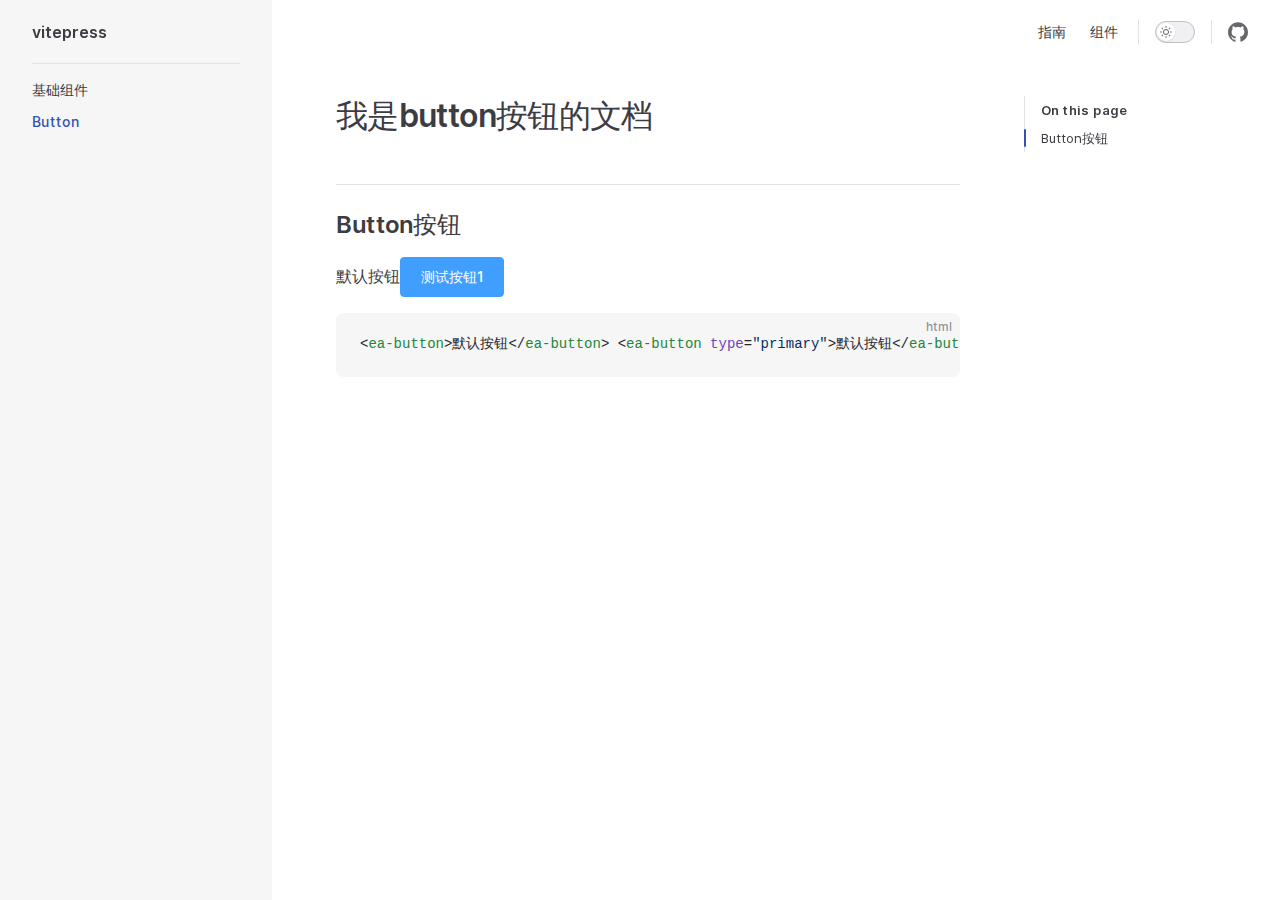
<file: components/button/index.html>
<!DOCTYPE html>
<html lang="en-US" dir="ltr">
  <head>
    <meta charset="utf-8">
    <meta name="viewport" content="width=device-width,initial-scale=1">
    <title>我是button按钮的文档 | VitePress</title>
    <meta name="description" content="A VitePress site">
    <meta name="generator" content="VitePress v1.0.0-rc.32">
    <link rel="preload stylesheet" href="/assets/style.uqeO65lq.css" as="style">
    
    <script type="module" src="/assets/app.xGMeUa7r.js"></script>
    <link rel="preload" href="/assets/inter-roman-latin.bvIUbFQP.woff2" as="font" type="font/woff2" crossorigin="">
    <link rel="modulepreload" href="/assets/chunks/framework.SLxAseyV.js">
    <link rel="modulepreload" href="/assets/chunks/theme.PndWkjpc.js">
    <link rel="modulepreload" href="/assets/components_button_index.md.9qMHIcbg.lean.js">
    <script id="check-dark-mode">(()=>{const e=localStorage.getItem("vitepress-theme-appearance")||"auto",a=window.matchMedia("(prefers-color-scheme: dark)").matches;(!e||e==="auto"?a:e==="dark")&&document.documentElement.classList.add("dark")})();</script>
    <script id="check-mac-os">document.documentElement.classList.toggle("mac",/Mac|iPhone|iPod|iPad/i.test(navigator.platform));</script>
  </head>
  <body>
    <div id="app"><div class="Layout" data-v-80dbe4ab><!--[--><!--]--><!--[--><span tabindex="-1" data-v-f39c455e></span><a href="#VPContent" class="VPSkipLink visually-hidden" data-v-f39c455e> Skip to content </a><!--]--><!----><header class="VPNav" data-v-80dbe4ab data-v-df70677a><div class="VPNavBar has-sidebar" data-v-df70677a data-v-af2e645f><div class="container" data-v-af2e645f><div class="title" data-v-af2e645f><div class="VPNavBarTitle has-sidebar" data-v-af2e645f data-v-a5c4419f><a class="title" href="/" data-v-a5c4419f><!--[--><!--]--><!----><!--[-->vitepress<!--]--><!--[--><!--]--></a></div></div><div class="content" data-v-af2e645f><div class="curtain" data-v-af2e645f></div><div class="content-body" data-v-af2e645f><!--[--><!--]--><div class="VPNavBarSearch search" data-v-af2e645f><!----></div><nav aria-labelledby="main-nav-aria-label" class="VPNavBarMenu menu" data-v-af2e645f data-v-71287a04><span id="main-nav-aria-label" class="visually-hidden" data-v-71287a04>Main Navigation</span><!--[--><!--[--><a class="VPLink link VPNavBarMenuLink" href="/guild/installation/" tabindex="0" data-v-71287a04 data-v-cca880c4><!--[--><span data-v-cca880c4>指南</span><!--]--></a><!--]--><!--[--><a class="VPLink link VPNavBarMenuLink" href="/components/" tabindex="0" data-v-71287a04 data-v-cca880c4><!--[--><span data-v-cca880c4>组件</span><!--]--></a><!--]--><!--]--></nav><!----><div class="VPNavBarAppearance appearance" data-v-af2e645f data-v-8976222c><button class="VPSwitch VPSwitchAppearance" type="button" role="switch" title="Switch to dark theme" aria-checked="false" data-v-8976222c data-v-445ed939 data-v-d59d9179><span class="check" data-v-d59d9179><span class="icon" data-v-d59d9179><!--[--><svg xmlns="http://www.w3.org/2000/svg" aria-hidden="true" focusable="false" viewbox="0 0 24 24" class="sun" data-v-445ed939><path d="M12,18c-3.3,0-6-2.7-6-6s2.7-6,6-6s6,2.7,6,6S15.3,18,12,18zM12,8c-2.2,0-4,1.8-4,4c0,2.2,1.8,4,4,4c2.2,0,4-1.8,4-4C16,9.8,14.2,8,12,8z"></path><path d="M12,4c-0.6,0-1-0.4-1-1V1c0-0.6,0.4-1,1-1s1,0.4,1,1v2C13,3.6,12.6,4,12,4z"></path><path d="M12,24c-0.6,0-1-0.4-1-1v-2c0-0.6,0.4-1,1-1s1,0.4,1,1v2C13,23.6,12.6,24,12,24z"></path><path d="M5.6,6.6c-0.3,0-0.5-0.1-0.7-0.3L3.5,4.9c-0.4-0.4-0.4-1,0-1.4s1-0.4,1.4,0l1.4,1.4c0.4,0.4,0.4,1,0,1.4C6.2,6.5,5.9,6.6,5.6,6.6z"></path><path d="M19.8,20.8c-0.3,0-0.5-0.1-0.7-0.3l-1.4-1.4c-0.4-0.4-0.4-1,0-1.4s1-0.4,1.4,0l1.4,1.4c0.4,0.4,0.4,1,0,1.4C20.3,20.7,20,20.8,19.8,20.8z"></path><path d="M3,13H1c-0.6,0-1-0.4-1-1s0.4-1,1-1h2c0.6,0,1,0.4,1,1S3.6,13,3,13z"></path><path d="M23,13h-2c-0.6,0-1-0.4-1-1s0.4-1,1-1h2c0.6,0,1,0.4,1,1S23.6,13,23,13z"></path><path d="M4.2,20.8c-0.3,0-0.5-0.1-0.7-0.3c-0.4-0.4-0.4-1,0-1.4l1.4-1.4c0.4-0.4,1-0.4,1.4,0s0.4,1,0,1.4l-1.4,1.4C4.7,20.7,4.5,20.8,4.2,20.8z"></path><path d="M18.4,6.6c-0.3,0-0.5-0.1-0.7-0.3c-0.4-0.4-0.4-1,0-1.4l1.4-1.4c0.4-0.4,1-0.4,1.4,0s0.4,1,0,1.4l-1.4,1.4C18.9,6.5,18.6,6.6,18.4,6.6z"></path></svg><svg xmlns="http://www.w3.org/2000/svg" aria-hidden="true" focusable="false" viewbox="0 0 24 24" class="moon" data-v-445ed939><path d="M12.1,22c-0.3,0-0.6,0-0.9,0c-5.5-0.5-9.5-5.4-9-10.9c0.4-4.8,4.2-8.6,9-9c0.4,0,0.8,0.2,1,0.5c0.2,0.3,0.2,0.8-0.1,1.1c-2,2.7-1.4,6.4,1.3,8.4c2.1,1.6,5,1.6,7.1,0c0.3-0.2,0.7-0.3,1.1-0.1c0.3,0.2,0.5,0.6,0.5,1c-0.2,2.7-1.5,5.1-3.6,6.8C16.6,21.2,14.4,22,12.1,22zM9.3,4.4c-2.9,1-5,3.6-5.2,6.8c-0.4,4.4,2.8,8.3,7.2,8.7c2.1,0.2,4.2-0.4,5.8-1.8c1.1-0.9,1.9-2.1,2.4-3.4c-2.5,0.9-5.3,0.5-7.5-1.1C9.2,11.4,8.1,7.7,9.3,4.4z"></path></svg><!--]--></span></span></button></div><div class="VPSocialLinks VPNavBarSocialLinks social-links" data-v-af2e645f data-v-61f32da9 data-v-5027e0d8><!--[--><a class="VPSocialLink no-icon" href="https://github.com/DemoZeKaiYang/YC_UI" aria-label="github" target="_blank" rel="noopener" data-v-5027e0d8 data-v-28fb5e94><svg role="img" viewBox="0 0 24 24" xmlns="http://www.w3.org/2000/svg"><title>GitHub</title><path d="M12 .297c-6.63 0-12 5.373-12 12 0 5.303 3.438 9.8 8.205 11.385.6.113.82-.258.82-.577 0-.285-.01-1.04-.015-2.04-3.338.724-4.042-1.61-4.042-1.61C4.422 18.07 3.633 17.7 3.633 17.7c-1.087-.744.084-.729.084-.729 1.205.084 1.838 1.236 1.838 1.236 1.07 1.835 2.809 1.305 3.495.998.108-.776.417-1.305.76-1.605-2.665-.3-5.466-1.332-5.466-5.93 0-1.31.465-2.38 1.235-3.22-.135-.303-.54-1.523.105-3.176 0 0 1.005-.322 3.3 1.23.96-.267 1.98-.399 3-.405 1.02.006 2.04.138 3 .405 2.28-1.552 3.285-1.23 3.285-1.23.645 1.653.24 2.873.12 3.176.765.84 1.23 1.91 1.23 3.22 0 4.61-2.805 5.625-5.475 5.92.42.36.81 1.096.81 2.22 0 1.606-.015 2.896-.015 3.286 0 .315.21.69.825.57C20.565 22.092 24 17.592 24 12.297c0-6.627-5.373-12-12-12"/></svg></a><!--]--></div><div class="VPFlyout VPNavBarExtra extra" data-v-af2e645f data-v-2c82c029 data-v-41b43b2c><button type="button" class="button" aria-haspopup="true" aria-expanded="false" aria-label="extra navigation" data-v-41b43b2c><svg xmlns="http://www.w3.org/2000/svg" aria-hidden="true" focusable="false" viewbox="0 0 24 24" class="icon" data-v-41b43b2c><circle cx="12" cy="12" r="2"></circle><circle cx="19" cy="12" r="2"></circle><circle cx="5" cy="12" r="2"></circle></svg></button><div class="menu" data-v-41b43b2c><div class="VPMenu" data-v-41b43b2c data-v-3f1f7f14><!----><!--[--><!--[--><!----><div class="group" data-v-2c82c029><div class="item appearance" data-v-2c82c029><p class="label" data-v-2c82c029>Appearance</p><div class="appearance-action" data-v-2c82c029><button class="VPSwitch VPSwitchAppearance" type="button" role="switch" title="Switch to dark theme" aria-checked="false" data-v-2c82c029 data-v-445ed939 data-v-d59d9179><span class="check" data-v-d59d9179><span class="icon" data-v-d59d9179><!--[--><svg xmlns="http://www.w3.org/2000/svg" aria-hidden="true" focusable="false" viewbox="0 0 24 24" class="sun" data-v-445ed939><path d="M12,18c-3.3,0-6-2.7-6-6s2.7-6,6-6s6,2.7,6,6S15.3,18,12,18zM12,8c-2.2,0-4,1.8-4,4c0,2.2,1.8,4,4,4c2.2,0,4-1.8,4-4C16,9.8,14.2,8,12,8z"></path><path d="M12,4c-0.6,0-1-0.4-1-1V1c0-0.6,0.4-1,1-1s1,0.4,1,1v2C13,3.6,12.6,4,12,4z"></path><path d="M12,24c-0.6,0-1-0.4-1-1v-2c0-0.6,0.4-1,1-1s1,0.4,1,1v2C13,23.6,12.6,24,12,24z"></path><path d="M5.6,6.6c-0.3,0-0.5-0.1-0.7-0.3L3.5,4.9c-0.4-0.4-0.4-1,0-1.4s1-0.4,1.4,0l1.4,1.4c0.4,0.4,0.4,1,0,1.4C6.2,6.5,5.9,6.6,5.6,6.6z"></path><path d="M19.8,20.8c-0.3,0-0.5-0.1-0.7-0.3l-1.4-1.4c-0.4-0.4-0.4-1,0-1.4s1-0.4,1.4,0l1.4,1.4c0.4,0.4,0.4,1,0,1.4C20.3,20.7,20,20.8,19.8,20.8z"></path><path d="M3,13H1c-0.6,0-1-0.4-1-1s0.4-1,1-1h2c0.6,0,1,0.4,1,1S3.6,13,3,13z"></path><path d="M23,13h-2c-0.6,0-1-0.4-1-1s0.4-1,1-1h2c0.6,0,1,0.4,1,1S23.6,13,23,13z"></path><path d="M4.2,20.8c-0.3,0-0.5-0.1-0.7-0.3c-0.4-0.4-0.4-1,0-1.4l1.4-1.4c0.4-0.4,1-0.4,1.4,0s0.4,1,0,1.4l-1.4,1.4C4.7,20.7,4.5,20.8,4.2,20.8z"></path><path d="M18.4,6.6c-0.3,0-0.5-0.1-0.7-0.3c-0.4-0.4-0.4-1,0-1.4l1.4-1.4c0.4-0.4,1-0.4,1.4,0s0.4,1,0,1.4l-1.4,1.4C18.9,6.5,18.6,6.6,18.4,6.6z"></path></svg><svg xmlns="http://www.w3.org/2000/svg" aria-hidden="true" focusable="false" viewbox="0 0 24 24" class="moon" data-v-445ed939><path d="M12.1,22c-0.3,0-0.6,0-0.9,0c-5.5-0.5-9.5-5.4-9-10.9c0.4-4.8,4.2-8.6,9-9c0.4,0,0.8,0.2,1,0.5c0.2,0.3,0.2,0.8-0.1,1.1c-2,2.7-1.4,6.4,1.3,8.4c2.1,1.6,5,1.6,7.1,0c0.3-0.2,0.7-0.3,1.1-0.1c0.3,0.2,0.5,0.6,0.5,1c-0.2,2.7-1.5,5.1-3.6,6.8C16.6,21.2,14.4,22,12.1,22zM9.3,4.4c-2.9,1-5,3.6-5.2,6.8c-0.4,4.4,2.8,8.3,7.2,8.7c2.1,0.2,4.2-0.4,5.8-1.8c1.1-0.9,1.9-2.1,2.4-3.4c-2.5,0.9-5.3,0.5-7.5-1.1C9.2,11.4,8.1,7.7,9.3,4.4z"></path></svg><!--]--></span></span></button></div></div></div><div class="group" data-v-2c82c029><div class="item social-links" data-v-2c82c029><div class="VPSocialLinks social-links-list" data-v-2c82c029 data-v-5027e0d8><!--[--><a class="VPSocialLink no-icon" href="https://github.com/DemoZeKaiYang/YC_UI" aria-label="github" target="_blank" rel="noopener" data-v-5027e0d8 data-v-28fb5e94><svg role="img" viewBox="0 0 24 24" xmlns="http://www.w3.org/2000/svg"><title>GitHub</title><path d="M12 .297c-6.63 0-12 5.373-12 12 0 5.303 3.438 9.8 8.205 11.385.6.113.82-.258.82-.577 0-.285-.01-1.04-.015-2.04-3.338.724-4.042-1.61-4.042-1.61C4.422 18.07 3.633 17.7 3.633 17.7c-1.087-.744.084-.729.084-.729 1.205.084 1.838 1.236 1.838 1.236 1.07 1.835 2.809 1.305 3.495.998.108-.776.417-1.305.76-1.605-2.665-.3-5.466-1.332-5.466-5.93 0-1.31.465-2.38 1.235-3.22-.135-.303-.54-1.523.105-3.176 0 0 1.005-.322 3.3 1.23.96-.267 1.98-.399 3-.405 1.02.006 2.04.138 3 .405 2.28-1.552 3.285-1.23 3.285-1.23.645 1.653.24 2.873.12 3.176.765.84 1.23 1.91 1.23 3.22 0 4.61-2.805 5.625-5.475 5.92.42.36.81 1.096.81 2.22 0 1.606-.015 2.896-.015 3.286 0 .315.21.69.825.57C20.565 22.092 24 17.592 24 12.297c0-6.627-5.373-12-12-12"/></svg></a><!--]--></div></div></div><!--]--><!--]--></div></div></div><!--[--><!--]--><button type="button" class="VPNavBarHamburger hamburger" aria-label="mobile navigation" aria-expanded="false" aria-controls="VPNavScreen" data-v-af2e645f data-v-8d2820ca><span class="container" data-v-8d2820ca><span class="top" data-v-8d2820ca></span><span class="middle" data-v-8d2820ca></span><span class="bottom" data-v-8d2820ca></span></span></button></div></div></div></div><!----></header><div class="VPLocalNav reached-top" data-v-80dbe4ab data-v-fa832f97><button class="menu" aria-expanded="false" aria-controls="VPSidebarNav" data-v-fa832f97><svg xmlns="http://www.w3.org/2000/svg" aria-hidden="true" focusable="false" viewbox="0 0 24 24" class="menu-icon" data-v-fa832f97><path d="M17,11H3c-0.6,0-1-0.4-1-1s0.4-1,1-1h14c0.6,0,1,0.4,1,1S17.6,11,17,11z"></path><path d="M21,7H3C2.4,7,2,6.6,2,6s0.4-1,1-1h18c0.6,0,1,0.4,1,1S21.6,7,21,7z"></path><path d="M21,15H3c-0.6,0-1-0.4-1-1s0.4-1,1-1h18c0.6,0,1,0.4,1,1S21.6,15,21,15z"></path><path d="M17,19H3c-0.6,0-1-0.4-1-1s0.4-1,1-1h14c0.6,0,1,0.4,1,1S17.6,19,17,19z"></path></svg><span class="menu-text" data-v-fa832f97>Menu</span></button><div class="VPLocalNavOutlineDropdown" style="--vp-vh:0px;" data-v-fa832f97 data-v-7f247f80><button data-v-7f247f80>Return to top</button><!----></div></div><aside class="VPSidebar" data-v-80dbe4ab data-v-791c5444><div class="curtain" data-v-791c5444></div><nav class="nav" id="VPSidebarNav" aria-labelledby="sidebar-aria-label" tabindex="-1" data-v-791c5444><span class="visually-hidden" id="sidebar-aria-label" data-v-791c5444> Sidebar Navigation </span><!--[--><!--]--><!--[--><div class="group" data-v-791c5444><section class="VPSidebarItem level-0 has-active" data-v-791c5444 data-v-e45b4df4><div class="item" role="button" tabindex="0" data-v-e45b4df4><div class="indicator" data-v-e45b4df4></div><h2 class="text" data-v-e45b4df4>基础组件</h2><!----></div><div class="items" data-v-e45b4df4><!--[--><div class="VPSidebarItem level-1 is-link" data-v-e45b4df4 data-v-e45b4df4><div class="item" data-v-e45b4df4><div class="indicator" data-v-e45b4df4></div><a class="VPLink link link" href="/components/button/" data-v-e45b4df4><!--[--><p class="text" data-v-e45b4df4>Button</p><!--]--></a><!----></div><!----></div><!--]--></div></section></div><!--]--><!--[--><!--]--></nav></aside><div class="VPContent has-sidebar" id="VPContent" data-v-80dbe4ab data-v-342e4d3b><div class="VPDoc has-sidebar has-aside" data-v-342e4d3b data-v-afa5d70d><!--[--><!--]--><div class="container" data-v-afa5d70d><div class="aside" data-v-afa5d70d><div class="aside-curtain" data-v-afa5d70d></div><div class="aside-container" data-v-afa5d70d><div class="aside-content" data-v-afa5d70d><div class="VPDocAside" data-v-afa5d70d data-v-c4e5946a><!--[--><!--]--><!--[--><!--]--><div class="VPDocAsideOutline" role="navigation" data-v-c4e5946a data-v-757387bc><div class="content" data-v-757387bc><div class="outline-marker" data-v-757387bc></div><div class="outline-title" role="heading" aria-level="2" data-v-757387bc>On this page</div><nav aria-labelledby="doc-outline-aria-label" data-v-757387bc><span class="visually-hidden" id="doc-outline-aria-label" data-v-757387bc> Table of Contents for current page </span><ul class="root" data-v-757387bc data-v-d9ee5e83><!--[--><!--]--></ul></nav></div></div><!--[--><!--]--><div class="spacer" data-v-c4e5946a></div><!--[--><!--]--><!----><!--[--><!--]--><!--[--><!--]--></div></div></div></div><div class="content" data-v-afa5d70d><div class="content-container" data-v-afa5d70d><!--[--><!--]--><!----><main class="main" data-v-afa5d70d><div style="position:relative;" class="vp-doc _components_button_" data-v-afa5d70d><div><h1 id="我是button按钮的文档" tabindex="-1">我是button按钮的文档 <a class="header-anchor" href="#我是button按钮的文档" aria-label="Permalink to &quot;我是button按钮的文档&quot;">​</a></h1><h2 id="button按钮" tabindex="-1">Button按钮 <a class="header-anchor" href="#button按钮" aria-label="Permalink to &quot;Button按钮&quot;">​</a></h2><!----><button class="ea-button ea-button--primary">测试按钮1</button><div class="language-html vp-adaptive-theme"><button title="Copy Code" class="copy"></button><span class="lang">html</span><pre class="shiki shiki-themes github-light github-dark vp-code"><code><span class="line"><span style="--shiki-light:#24292E;--shiki-dark:#E1E4E8;">&lt;</span><span style="--shiki-light:#22863A;--shiki-dark:#85E89D;">ea-button</span><span style="--shiki-light:#24292E;--shiki-dark:#E1E4E8;">&gt;默认按钮&lt;/</span><span style="--shiki-light:#22863A;--shiki-dark:#85E89D;">ea-button</span><span style="--shiki-light:#24292E;--shiki-dark:#E1E4E8;">&gt; &lt;</span><span style="--shiki-light:#22863A;--shiki-dark:#85E89D;">ea-button</span><span style="--shiki-light:#6F42C1;--shiki-dark:#B392F0;"> type</span><span style="--shiki-light:#24292E;--shiki-dark:#E1E4E8;">=</span><span style="--shiki-light:#032F62;--shiki-dark:#9ECBFF;">&quot;primary&quot;</span><span style="--shiki-light:#24292E;--shiki-dark:#E1E4E8;">&gt;默认按钮&lt;/</span><span style="--shiki-light:#22863A;--shiki-dark:#85E89D;">ea-button</span><span style="--shiki-light:#24292E;--shiki-dark:#E1E4E8;">&gt;</span></span></code></pre></div></div></div></main><footer class="VPDocFooter" data-v-afa5d70d data-v-cc3f6955><!--[--><!--]--><!----><!----></footer><!--[--><!--]--></div></div></div><!--[--><!--]--></div></div><!----><!--[--><!--]--></div></div>
    <script>window.__VP_HASH_MAP__=JSON.parse("{\"guild_quickstart_index.md\":\"oaKHsm5_\",\"index.md\":\"61yauKVw\",\"guild_index.md\":\"Bfgocl7v\",\"components_index.md\":\"cGcIiZvr\",\"guild_installation_index.md\":\"0-GmepJG\",\"components_button_index.md\":\"9qMHIcbg\"}");window.__VP_SITE_DATA__=JSON.parse("{\"lang\":\"en-US\",\"dir\":\"ltr\",\"title\":\"VitePress\",\"description\":\"A VitePress site\",\"base\":\"/\",\"head\":[],\"router\":{\"prefetchLinks\":true},\"appearance\":true,\"themeConfig\":{\"siteTitle\":\"vitepress\",\"nav\":[{\"text\":\"指南\",\"link\":\"/guild/installation/\"},{\"text\":\"组件\",\"link\":\"/components/\"}],\"socialLinks\":[{\"icon\":\"github\",\"link\":\"https://github.com/DemoZeKaiYang/YC_UI\"}],\"sidebar\":{\"/guild/\":[{\"text\":\"基础\",\"items\":[{\"text\":\"安装\",\"link\":\"/guild/installation/\"},{\"text\":\"快速开始\",\"link\":\"/guild/quickstart/\"}]},{\"text\":\"进阶\",\"items\":[{\"text\":\"xx\",\"link\":\"/xx\"}]}],\"/components/\":[{\"text\":\"基础组件\",\"items\":[{\"text\":\"Button\",\"link\":\"/components/button/\"}]}]}},\"locales\":{},\"scrollOffset\":90,\"cleanUrls\":false}");</script>
    
  </body>
</html>
</file>
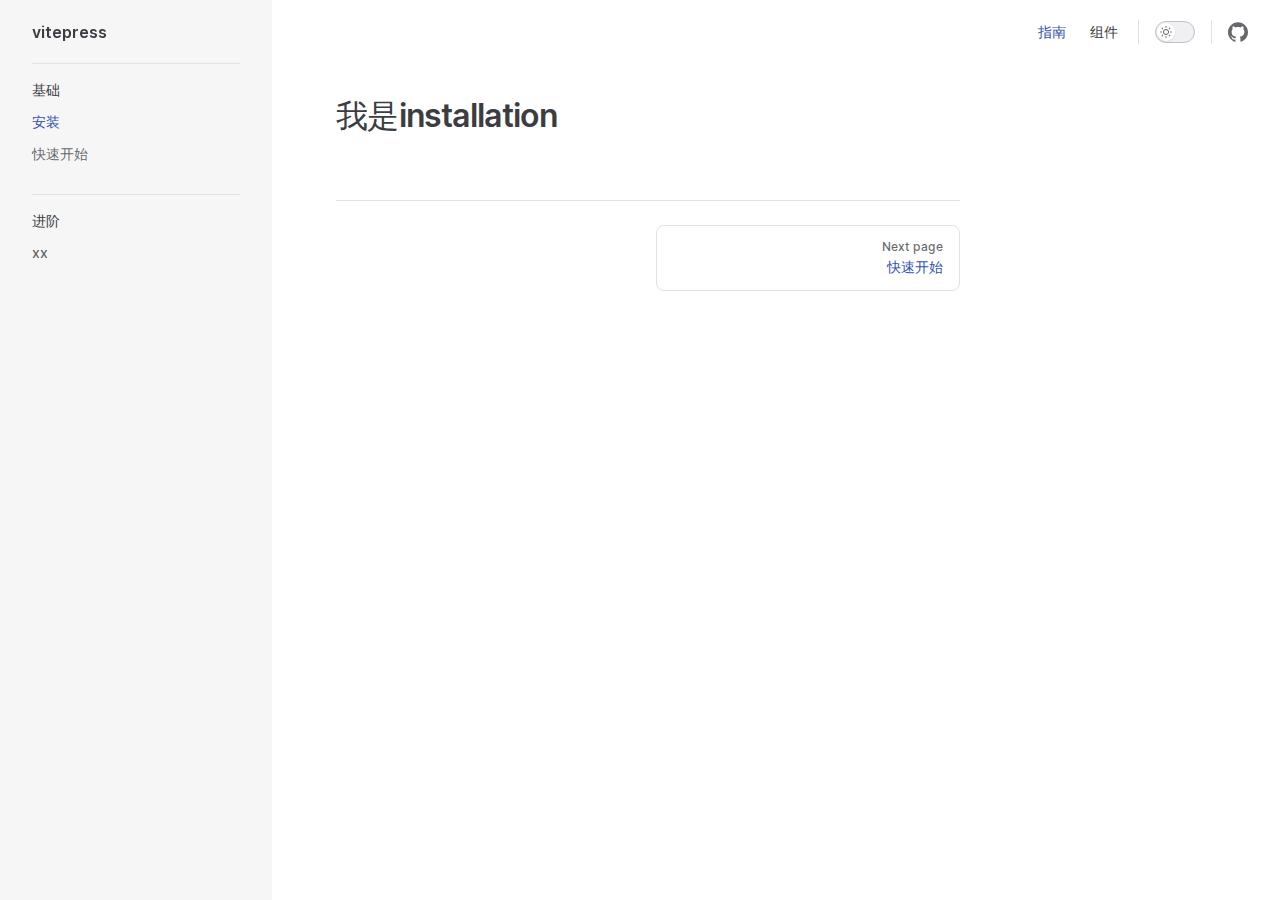
<file: guild/installation/index.html>
<!DOCTYPE html>
<html lang="en-US" dir="ltr">
  <head>
    <meta charset="utf-8">
    <meta name="viewport" content="width=device-width,initial-scale=1">
    <title>我是installation | VitePress</title>
    <meta name="description" content="A VitePress site">
    <meta name="generator" content="VitePress v1.0.0-rc.32">
    <link rel="preload stylesheet" href="/assets/style.uqeO65lq.css" as="style">
    
    <script type="module" src="/assets/app.xGMeUa7r.js"></script>
    <link rel="preload" href="/assets/inter-roman-latin.bvIUbFQP.woff2" as="font" type="font/woff2" crossorigin="">
    <link rel="modulepreload" href="/assets/chunks/framework.SLxAseyV.js">
    <link rel="modulepreload" href="/assets/chunks/theme.PndWkjpc.js">
    <link rel="modulepreload" href="/assets/guild_installation_index.md.0-GmepJG.lean.js">
    <script id="check-dark-mode">(()=>{const e=localStorage.getItem("vitepress-theme-appearance")||"auto",a=window.matchMedia("(prefers-color-scheme: dark)").matches;(!e||e==="auto"?a:e==="dark")&&document.documentElement.classList.add("dark")})();</script>
    <script id="check-mac-os">document.documentElement.classList.toggle("mac",/Mac|iPhone|iPod|iPad/i.test(navigator.platform));</script>
  </head>
  <body>
    <div id="app"><div class="Layout" data-v-80dbe4ab><!--[--><!--]--><!--[--><span tabindex="-1" data-v-f39c455e></span><a href="#VPContent" class="VPSkipLink visually-hidden" data-v-f39c455e> Skip to content </a><!--]--><!----><header class="VPNav" data-v-80dbe4ab data-v-df70677a><div class="VPNavBar has-sidebar" data-v-df70677a data-v-af2e645f><div class="container" data-v-af2e645f><div class="title" data-v-af2e645f><div class="VPNavBarTitle has-sidebar" data-v-af2e645f data-v-a5c4419f><a class="title" href="/" data-v-a5c4419f><!--[--><!--]--><!----><!--[-->vitepress<!--]--><!--[--><!--]--></a></div></div><div class="content" data-v-af2e645f><div class="curtain" data-v-af2e645f></div><div class="content-body" data-v-af2e645f><!--[--><!--]--><div class="VPNavBarSearch search" data-v-af2e645f><!----></div><nav aria-labelledby="main-nav-aria-label" class="VPNavBarMenu menu" data-v-af2e645f data-v-71287a04><span id="main-nav-aria-label" class="visually-hidden" data-v-71287a04>Main Navigation</span><!--[--><!--[--><a class="VPLink link VPNavBarMenuLink active" href="/guild/installation/" tabindex="0" data-v-71287a04 data-v-cca880c4><!--[--><span data-v-cca880c4>指南</span><!--]--></a><!--]--><!--[--><a class="VPLink link VPNavBarMenuLink" href="/components/" tabindex="0" data-v-71287a04 data-v-cca880c4><!--[--><span data-v-cca880c4>组件</span><!--]--></a><!--]--><!--]--></nav><!----><div class="VPNavBarAppearance appearance" data-v-af2e645f data-v-8976222c><button class="VPSwitch VPSwitchAppearance" type="button" role="switch" title="Switch to dark theme" aria-checked="false" data-v-8976222c data-v-445ed939 data-v-d59d9179><span class="check" data-v-d59d9179><span class="icon" data-v-d59d9179><!--[--><svg xmlns="http://www.w3.org/2000/svg" aria-hidden="true" focusable="false" viewbox="0 0 24 24" class="sun" data-v-445ed939><path d="M12,18c-3.3,0-6-2.7-6-6s2.7-6,6-6s6,2.7,6,6S15.3,18,12,18zM12,8c-2.2,0-4,1.8-4,4c0,2.2,1.8,4,4,4c2.2,0,4-1.8,4-4C16,9.8,14.2,8,12,8z"></path><path d="M12,4c-0.6,0-1-0.4-1-1V1c0-0.6,0.4-1,1-1s1,0.4,1,1v2C13,3.6,12.6,4,12,4z"></path><path d="M12,24c-0.6,0-1-0.4-1-1v-2c0-0.6,0.4-1,1-1s1,0.4,1,1v2C13,23.6,12.6,24,12,24z"></path><path d="M5.6,6.6c-0.3,0-0.5-0.1-0.7-0.3L3.5,4.9c-0.4-0.4-0.4-1,0-1.4s1-0.4,1.4,0l1.4,1.4c0.4,0.4,0.4,1,0,1.4C6.2,6.5,5.9,6.6,5.6,6.6z"></path><path d="M19.8,20.8c-0.3,0-0.5-0.1-0.7-0.3l-1.4-1.4c-0.4-0.4-0.4-1,0-1.4s1-0.4,1.4,0l1.4,1.4c0.4,0.4,0.4,1,0,1.4C20.3,20.7,20,20.8,19.8,20.8z"></path><path d="M3,13H1c-0.6,0-1-0.4-1-1s0.4-1,1-1h2c0.6,0,1,0.4,1,1S3.6,13,3,13z"></path><path d="M23,13h-2c-0.6,0-1-0.4-1-1s0.4-1,1-1h2c0.6,0,1,0.4,1,1S23.6,13,23,13z"></path><path d="M4.2,20.8c-0.3,0-0.5-0.1-0.7-0.3c-0.4-0.4-0.4-1,0-1.4l1.4-1.4c0.4-0.4,1-0.4,1.4,0s0.4,1,0,1.4l-1.4,1.4C4.7,20.7,4.5,20.8,4.2,20.8z"></path><path d="M18.4,6.6c-0.3,0-0.5-0.1-0.7-0.3c-0.4-0.4-0.4-1,0-1.4l1.4-1.4c0.4-0.4,1-0.4,1.4,0s0.4,1,0,1.4l-1.4,1.4C18.9,6.5,18.6,6.6,18.4,6.6z"></path></svg><svg xmlns="http://www.w3.org/2000/svg" aria-hidden="true" focusable="false" viewbox="0 0 24 24" class="moon" data-v-445ed939><path d="M12.1,22c-0.3,0-0.6,0-0.9,0c-5.5-0.5-9.5-5.4-9-10.9c0.4-4.8,4.2-8.6,9-9c0.4,0,0.8,0.2,1,0.5c0.2,0.3,0.2,0.8-0.1,1.1c-2,2.7-1.4,6.4,1.3,8.4c2.1,1.6,5,1.6,7.1,0c0.3-0.2,0.7-0.3,1.1-0.1c0.3,0.2,0.5,0.6,0.5,1c-0.2,2.7-1.5,5.1-3.6,6.8C16.6,21.2,14.4,22,12.1,22zM9.3,4.4c-2.9,1-5,3.6-5.2,6.8c-0.4,4.4,2.8,8.3,7.2,8.7c2.1,0.2,4.2-0.4,5.8-1.8c1.1-0.9,1.9-2.1,2.4-3.4c-2.5,0.9-5.3,0.5-7.5-1.1C9.2,11.4,8.1,7.7,9.3,4.4z"></path></svg><!--]--></span></span></button></div><div class="VPSocialLinks VPNavBarSocialLinks social-links" data-v-af2e645f data-v-61f32da9 data-v-5027e0d8><!--[--><a class="VPSocialLink no-icon" href="https://github.com/DemoZeKaiYang/YC_UI" aria-label="github" target="_blank" rel="noopener" data-v-5027e0d8 data-v-28fb5e94><svg role="img" viewBox="0 0 24 24" xmlns="http://www.w3.org/2000/svg"><title>GitHub</title><path d="M12 .297c-6.63 0-12 5.373-12 12 0 5.303 3.438 9.8 8.205 11.385.6.113.82-.258.82-.577 0-.285-.01-1.04-.015-2.04-3.338.724-4.042-1.61-4.042-1.61C4.422 18.07 3.633 17.7 3.633 17.7c-1.087-.744.084-.729.084-.729 1.205.084 1.838 1.236 1.838 1.236 1.07 1.835 2.809 1.305 3.495.998.108-.776.417-1.305.76-1.605-2.665-.3-5.466-1.332-5.466-5.93 0-1.31.465-2.38 1.235-3.22-.135-.303-.54-1.523.105-3.176 0 0 1.005-.322 3.3 1.23.96-.267 1.98-.399 3-.405 1.02.006 2.04.138 3 .405 2.28-1.552 3.285-1.23 3.285-1.23.645 1.653.24 2.873.12 3.176.765.84 1.23 1.91 1.23 3.22 0 4.61-2.805 5.625-5.475 5.92.42.36.81 1.096.81 2.22 0 1.606-.015 2.896-.015 3.286 0 .315.21.69.825.57C20.565 22.092 24 17.592 24 12.297c0-6.627-5.373-12-12-12"/></svg></a><!--]--></div><div class="VPFlyout VPNavBarExtra extra" data-v-af2e645f data-v-2c82c029 data-v-41b43b2c><button type="button" class="button" aria-haspopup="true" aria-expanded="false" aria-label="extra navigation" data-v-41b43b2c><svg xmlns="http://www.w3.org/2000/svg" aria-hidden="true" focusable="false" viewbox="0 0 24 24" class="icon" data-v-41b43b2c><circle cx="12" cy="12" r="2"></circle><circle cx="19" cy="12" r="2"></circle><circle cx="5" cy="12" r="2"></circle></svg></button><div class="menu" data-v-41b43b2c><div class="VPMenu" data-v-41b43b2c data-v-3f1f7f14><!----><!--[--><!--[--><!----><div class="group" data-v-2c82c029><div class="item appearance" data-v-2c82c029><p class="label" data-v-2c82c029>Appearance</p><div class="appearance-action" data-v-2c82c029><button class="VPSwitch VPSwitchAppearance" type="button" role="switch" title="Switch to dark theme" aria-checked="false" data-v-2c82c029 data-v-445ed939 data-v-d59d9179><span class="check" data-v-d59d9179><span class="icon" data-v-d59d9179><!--[--><svg xmlns="http://www.w3.org/2000/svg" aria-hidden="true" focusable="false" viewbox="0 0 24 24" class="sun" data-v-445ed939><path d="M12,18c-3.3,0-6-2.7-6-6s2.7-6,6-6s6,2.7,6,6S15.3,18,12,18zM12,8c-2.2,0-4,1.8-4,4c0,2.2,1.8,4,4,4c2.2,0,4-1.8,4-4C16,9.8,14.2,8,12,8z"></path><path d="M12,4c-0.6,0-1-0.4-1-1V1c0-0.6,0.4-1,1-1s1,0.4,1,1v2C13,3.6,12.6,4,12,4z"></path><path d="M12,24c-0.6,0-1-0.4-1-1v-2c0-0.6,0.4-1,1-1s1,0.4,1,1v2C13,23.6,12.6,24,12,24z"></path><path d="M5.6,6.6c-0.3,0-0.5-0.1-0.7-0.3L3.5,4.9c-0.4-0.4-0.4-1,0-1.4s1-0.4,1.4,0l1.4,1.4c0.4,0.4,0.4,1,0,1.4C6.2,6.5,5.9,6.6,5.6,6.6z"></path><path d="M19.8,20.8c-0.3,0-0.5-0.1-0.7-0.3l-1.4-1.4c-0.4-0.4-0.4-1,0-1.4s1-0.4,1.4,0l1.4,1.4c0.4,0.4,0.4,1,0,1.4C20.3,20.7,20,20.8,19.8,20.8z"></path><path d="M3,13H1c-0.6,0-1-0.4-1-1s0.4-1,1-1h2c0.6,0,1,0.4,1,1S3.6,13,3,13z"></path><path d="M23,13h-2c-0.6,0-1-0.4-1-1s0.4-1,1-1h2c0.6,0,1,0.4,1,1S23.6,13,23,13z"></path><path d="M4.2,20.8c-0.3,0-0.5-0.1-0.7-0.3c-0.4-0.4-0.4-1,0-1.4l1.4-1.4c0.4-0.4,1-0.4,1.4,0s0.4,1,0,1.4l-1.4,1.4C4.7,20.7,4.5,20.8,4.2,20.8z"></path><path d="M18.4,6.6c-0.3,0-0.5-0.1-0.7-0.3c-0.4-0.4-0.4-1,0-1.4l1.4-1.4c0.4-0.4,1-0.4,1.4,0s0.4,1,0,1.4l-1.4,1.4C18.9,6.5,18.6,6.6,18.4,6.6z"></path></svg><svg xmlns="http://www.w3.org/2000/svg" aria-hidden="true" focusable="false" viewbox="0 0 24 24" class="moon" data-v-445ed939><path d="M12.1,22c-0.3,0-0.6,0-0.9,0c-5.5-0.5-9.5-5.4-9-10.9c0.4-4.8,4.2-8.6,9-9c0.4,0,0.8,0.2,1,0.5c0.2,0.3,0.2,0.8-0.1,1.1c-2,2.7-1.4,6.4,1.3,8.4c2.1,1.6,5,1.6,7.1,0c0.3-0.2,0.7-0.3,1.1-0.1c0.3,0.2,0.5,0.6,0.5,1c-0.2,2.7-1.5,5.1-3.6,6.8C16.6,21.2,14.4,22,12.1,22zM9.3,4.4c-2.9,1-5,3.6-5.2,6.8c-0.4,4.4,2.8,8.3,7.2,8.7c2.1,0.2,4.2-0.4,5.8-1.8c1.1-0.9,1.9-2.1,2.4-3.4c-2.5,0.9-5.3,0.5-7.5-1.1C9.2,11.4,8.1,7.7,9.3,4.4z"></path></svg><!--]--></span></span></button></div></div></div><div class="group" data-v-2c82c029><div class="item social-links" data-v-2c82c029><div class="VPSocialLinks social-links-list" data-v-2c82c029 data-v-5027e0d8><!--[--><a class="VPSocialLink no-icon" href="https://github.com/DemoZeKaiYang/YC_UI" aria-label="github" target="_blank" rel="noopener" data-v-5027e0d8 data-v-28fb5e94><svg role="img" viewBox="0 0 24 24" xmlns="http://www.w3.org/2000/svg"><title>GitHub</title><path d="M12 .297c-6.63 0-12 5.373-12 12 0 5.303 3.438 9.8 8.205 11.385.6.113.82-.258.82-.577 0-.285-.01-1.04-.015-2.04-3.338.724-4.042-1.61-4.042-1.61C4.422 18.07 3.633 17.7 3.633 17.7c-1.087-.744.084-.729.084-.729 1.205.084 1.838 1.236 1.838 1.236 1.07 1.835 2.809 1.305 3.495.998.108-.776.417-1.305.76-1.605-2.665-.3-5.466-1.332-5.466-5.93 0-1.31.465-2.38 1.235-3.22-.135-.303-.54-1.523.105-3.176 0 0 1.005-.322 3.3 1.23.96-.267 1.98-.399 3-.405 1.02.006 2.04.138 3 .405 2.28-1.552 3.285-1.23 3.285-1.23.645 1.653.24 2.873.12 3.176.765.84 1.23 1.91 1.23 3.22 0 4.61-2.805 5.625-5.475 5.92.42.36.81 1.096.81 2.22 0 1.606-.015 2.896-.015 3.286 0 .315.21.69.825.57C20.565 22.092 24 17.592 24 12.297c0-6.627-5.373-12-12-12"/></svg></a><!--]--></div></div></div><!--]--><!--]--></div></div></div><!--[--><!--]--><button type="button" class="VPNavBarHamburger hamburger" aria-label="mobile navigation" aria-expanded="false" aria-controls="VPNavScreen" data-v-af2e645f data-v-8d2820ca><span class="container" data-v-8d2820ca><span class="top" data-v-8d2820ca></span><span class="middle" data-v-8d2820ca></span><span class="bottom" data-v-8d2820ca></span></span></button></div></div></div></div><!----></header><div class="VPLocalNav reached-top" data-v-80dbe4ab data-v-fa832f97><button class="menu" aria-expanded="false" aria-controls="VPSidebarNav" data-v-fa832f97><svg xmlns="http://www.w3.org/2000/svg" aria-hidden="true" focusable="false" viewbox="0 0 24 24" class="menu-icon" data-v-fa832f97><path d="M17,11H3c-0.6,0-1-0.4-1-1s0.4-1,1-1h14c0.6,0,1,0.4,1,1S17.6,11,17,11z"></path><path d="M21,7H3C2.4,7,2,6.6,2,6s0.4-1,1-1h18c0.6,0,1,0.4,1,1S21.6,7,21,7z"></path><path d="M21,15H3c-0.6,0-1-0.4-1-1s0.4-1,1-1h18c0.6,0,1,0.4,1,1S21.6,15,21,15z"></path><path d="M17,19H3c-0.6,0-1-0.4-1-1s0.4-1,1-1h14c0.6,0,1,0.4,1,1S17.6,19,17,19z"></path></svg><span class="menu-text" data-v-fa832f97>Menu</span></button><div class="VPLocalNavOutlineDropdown" style="--vp-vh:0px;" data-v-fa832f97 data-v-7f247f80><button data-v-7f247f80>Return to top</button><!----></div></div><aside class="VPSidebar" data-v-80dbe4ab data-v-791c5444><div class="curtain" data-v-791c5444></div><nav class="nav" id="VPSidebarNav" aria-labelledby="sidebar-aria-label" tabindex="-1" data-v-791c5444><span class="visually-hidden" id="sidebar-aria-label" data-v-791c5444> Sidebar Navigation </span><!--[--><!--]--><!--[--><div class="group" data-v-791c5444><section class="VPSidebarItem level-0 has-active" data-v-791c5444 data-v-e45b4df4><div class="item" role="button" tabindex="0" data-v-e45b4df4><div class="indicator" data-v-e45b4df4></div><h2 class="text" data-v-e45b4df4>基础</h2><!----></div><div class="items" data-v-e45b4df4><!--[--><div class="VPSidebarItem level-1 is-link" data-v-e45b4df4 data-v-e45b4df4><div class="item" data-v-e45b4df4><div class="indicator" data-v-e45b4df4></div><a class="VPLink link link" href="/guild/installation/" data-v-e45b4df4><!--[--><p class="text" data-v-e45b4df4>安装</p><!--]--></a><!----></div><!----></div><div class="VPSidebarItem level-1 is-link" data-v-e45b4df4 data-v-e45b4df4><div class="item" data-v-e45b4df4><div class="indicator" data-v-e45b4df4></div><a class="VPLink link link" href="/guild/quickstart/" data-v-e45b4df4><!--[--><p class="text" data-v-e45b4df4>快速开始</p><!--]--></a><!----></div><!----></div><!--]--></div></section></div><div class="group" data-v-791c5444><section class="VPSidebarItem level-0" data-v-791c5444 data-v-e45b4df4><div class="item" role="button" tabindex="0" data-v-e45b4df4><div class="indicator" data-v-e45b4df4></div><h2 class="text" data-v-e45b4df4>进阶</h2><!----></div><div class="items" data-v-e45b4df4><!--[--><div class="VPSidebarItem level-1 is-link" data-v-e45b4df4 data-v-e45b4df4><div class="item" data-v-e45b4df4><div class="indicator" data-v-e45b4df4></div><a class="VPLink link link" href="/xx.html" data-v-e45b4df4><!--[--><p class="text" data-v-e45b4df4>xx</p><!--]--></a><!----></div><!----></div><!--]--></div></section></div><!--]--><!--[--><!--]--></nav></aside><div class="VPContent has-sidebar" id="VPContent" data-v-80dbe4ab data-v-342e4d3b><div class="VPDoc has-sidebar has-aside" data-v-342e4d3b data-v-afa5d70d><!--[--><!--]--><div class="container" data-v-afa5d70d><div class="aside" data-v-afa5d70d><div class="aside-curtain" data-v-afa5d70d></div><div class="aside-container" data-v-afa5d70d><div class="aside-content" data-v-afa5d70d><div class="VPDocAside" data-v-afa5d70d data-v-c4e5946a><!--[--><!--]--><!--[--><!--]--><div class="VPDocAsideOutline" role="navigation" data-v-c4e5946a data-v-757387bc><div class="content" data-v-757387bc><div class="outline-marker" data-v-757387bc></div><div class="outline-title" role="heading" aria-level="2" data-v-757387bc>On this page</div><nav aria-labelledby="doc-outline-aria-label" data-v-757387bc><span class="visually-hidden" id="doc-outline-aria-label" data-v-757387bc> Table of Contents for current page </span><ul class="root" data-v-757387bc data-v-d9ee5e83><!--[--><!--]--></ul></nav></div></div><!--[--><!--]--><div class="spacer" data-v-c4e5946a></div><!--[--><!--]--><!----><!--[--><!--]--><!--[--><!--]--></div></div></div></div><div class="content" data-v-afa5d70d><div class="content-container" data-v-afa5d70d><!--[--><!--]--><!----><main class="main" data-v-afa5d70d><div style="position:relative;" class="vp-doc _guild_installation_" data-v-afa5d70d><div><h1 id="我是installation" tabindex="-1">我是installation <a class="header-anchor" href="#我是installation" aria-label="Permalink to &quot;我是installation&quot;">​</a></h1></div></div></main><footer class="VPDocFooter" data-v-afa5d70d data-v-cc3f6955><!--[--><!--]--><!----><nav class="prev-next" data-v-cc3f6955><div class="pager" data-v-cc3f6955><!----></div><div class="pager" data-v-cc3f6955><a class="VPLink link pager-link next" href="/guild/quickstart/" data-v-cc3f6955><!--[--><span class="desc" data-v-cc3f6955>Next page</span><span class="title" data-v-cc3f6955>快速开始</span><!--]--></a></div></nav></footer><!--[--><!--]--></div></div></div><!--[--><!--]--></div></div><!----><!--[--><!--]--></div></div>
    <script>window.__VP_HASH_MAP__=JSON.parse("{\"guild_quickstart_index.md\":\"oaKHsm5_\",\"index.md\":\"61yauKVw\",\"guild_index.md\":\"Bfgocl7v\",\"components_index.md\":\"cGcIiZvr\",\"guild_installation_index.md\":\"0-GmepJG\",\"components_button_index.md\":\"9qMHIcbg\"}");window.__VP_SITE_DATA__=JSON.parse("{\"lang\":\"en-US\",\"dir\":\"ltr\",\"title\":\"VitePress\",\"description\":\"A VitePress site\",\"base\":\"/\",\"head\":[],\"router\":{\"prefetchLinks\":true},\"appearance\":true,\"themeConfig\":{\"siteTitle\":\"vitepress\",\"nav\":[{\"text\":\"指南\",\"link\":\"/guild/installation/\"},{\"text\":\"组件\",\"link\":\"/components/\"}],\"socialLinks\":[{\"icon\":\"github\",\"link\":\"https://github.com/DemoZeKaiYang/YC_UI\"}],\"sidebar\":{\"/guild/\":[{\"text\":\"基础\",\"items\":[{\"text\":\"安装\",\"link\":\"/guild/installation/\"},{\"text\":\"快速开始\",\"link\":\"/guild/quickstart/\"}]},{\"text\":\"进阶\",\"items\":[{\"text\":\"xx\",\"link\":\"/xx\"}]}],\"/components/\":[{\"text\":\"基础组件\",\"items\":[{\"text\":\"Button\",\"link\":\"/components/button/\"}]}]}},\"locales\":{},\"scrollOffset\":90,\"cleanUrls\":false}");</script>
    
  </body>
</html>
</file>
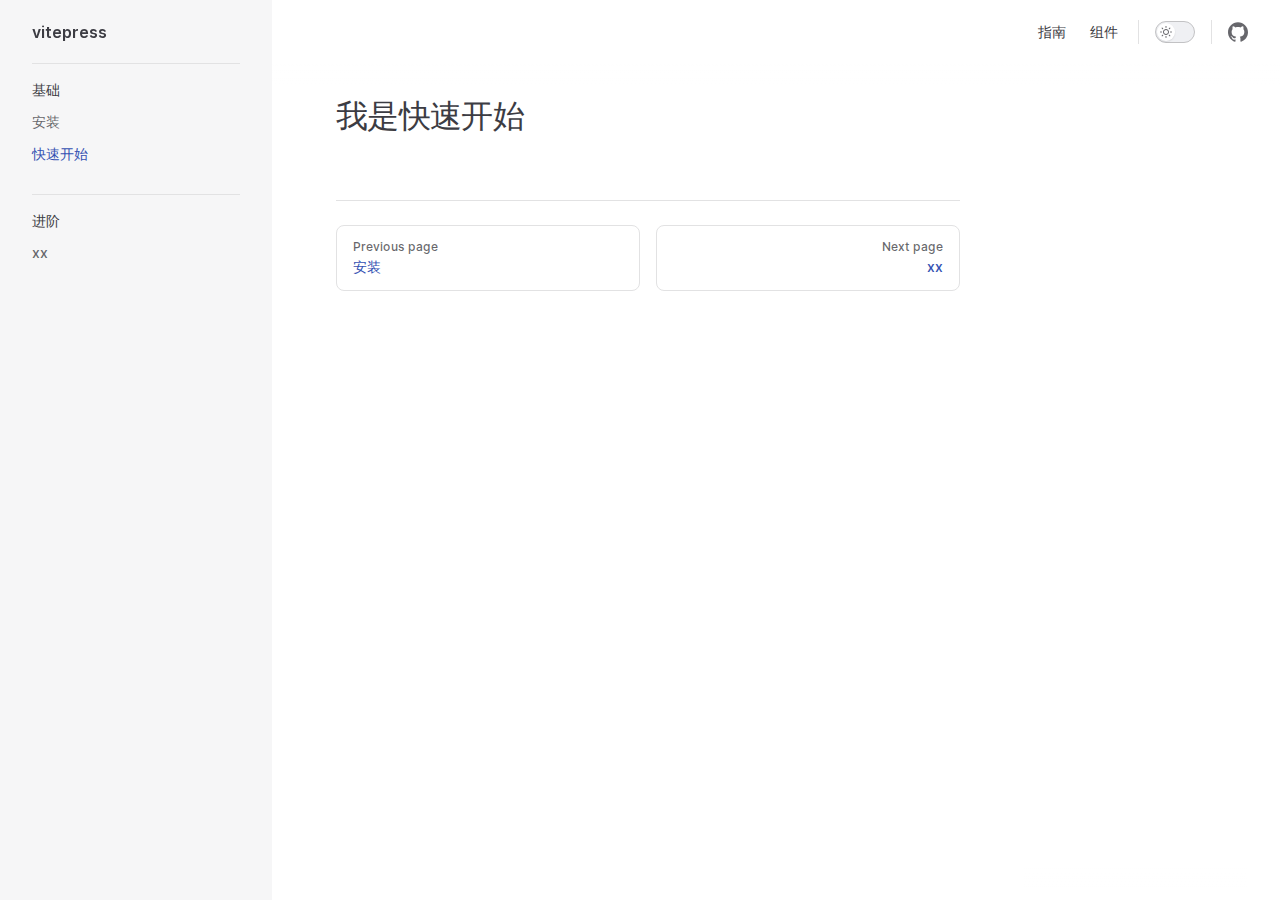
<file: guild/quickstart/index.html>
<!DOCTYPE html>
<html lang="en-US" dir="ltr">
  <head>
    <meta charset="utf-8">
    <meta name="viewport" content="width=device-width,initial-scale=1">
    <title>我是快速开始 | VitePress</title>
    <meta name="description" content="A VitePress site">
    <meta name="generator" content="VitePress v1.0.0-rc.32">
    <link rel="preload stylesheet" href="/assets/style.uqeO65lq.css" as="style">
    
    <script type="module" src="/assets/app.xGMeUa7r.js"></script>
    <link rel="preload" href="/assets/inter-roman-latin.bvIUbFQP.woff2" as="font" type="font/woff2" crossorigin="">
    <link rel="modulepreload" href="/assets/chunks/framework.SLxAseyV.js">
    <link rel="modulepreload" href="/assets/chunks/theme.PndWkjpc.js">
    <link rel="modulepreload" href="/assets/guild_quickstart_index.md.oaKHsm5_.lean.js">
    <script id="check-dark-mode">(()=>{const e=localStorage.getItem("vitepress-theme-appearance")||"auto",a=window.matchMedia("(prefers-color-scheme: dark)").matches;(!e||e==="auto"?a:e==="dark")&&document.documentElement.classList.add("dark")})();</script>
    <script id="check-mac-os">document.documentElement.classList.toggle("mac",/Mac|iPhone|iPod|iPad/i.test(navigator.platform));</script>
  </head>
  <body>
    <div id="app"><div class="Layout" data-v-80dbe4ab><!--[--><!--]--><!--[--><span tabindex="-1" data-v-f39c455e></span><a href="#VPContent" class="VPSkipLink visually-hidden" data-v-f39c455e> Skip to content </a><!--]--><!----><header class="VPNav" data-v-80dbe4ab data-v-df70677a><div class="VPNavBar has-sidebar" data-v-df70677a data-v-af2e645f><div class="container" data-v-af2e645f><div class="title" data-v-af2e645f><div class="VPNavBarTitle has-sidebar" data-v-af2e645f data-v-a5c4419f><a class="title" href="/" data-v-a5c4419f><!--[--><!--]--><!----><!--[-->vitepress<!--]--><!--[--><!--]--></a></div></div><div class="content" data-v-af2e645f><div class="curtain" data-v-af2e645f></div><div class="content-body" data-v-af2e645f><!--[--><!--]--><div class="VPNavBarSearch search" data-v-af2e645f><!----></div><nav aria-labelledby="main-nav-aria-label" class="VPNavBarMenu menu" data-v-af2e645f data-v-71287a04><span id="main-nav-aria-label" class="visually-hidden" data-v-71287a04>Main Navigation</span><!--[--><!--[--><a class="VPLink link VPNavBarMenuLink" href="/guild/installation/" tabindex="0" data-v-71287a04 data-v-cca880c4><!--[--><span data-v-cca880c4>指南</span><!--]--></a><!--]--><!--[--><a class="VPLink link VPNavBarMenuLink" href="/components/" tabindex="0" data-v-71287a04 data-v-cca880c4><!--[--><span data-v-cca880c4>组件</span><!--]--></a><!--]--><!--]--></nav><!----><div class="VPNavBarAppearance appearance" data-v-af2e645f data-v-8976222c><button class="VPSwitch VPSwitchAppearance" type="button" role="switch" title="Switch to dark theme" aria-checked="false" data-v-8976222c data-v-445ed939 data-v-d59d9179><span class="check" data-v-d59d9179><span class="icon" data-v-d59d9179><!--[--><svg xmlns="http://www.w3.org/2000/svg" aria-hidden="true" focusable="false" viewbox="0 0 24 24" class="sun" data-v-445ed939><path d="M12,18c-3.3,0-6-2.7-6-6s2.7-6,6-6s6,2.7,6,6S15.3,18,12,18zM12,8c-2.2,0-4,1.8-4,4c0,2.2,1.8,4,4,4c2.2,0,4-1.8,4-4C16,9.8,14.2,8,12,8z"></path><path d="M12,4c-0.6,0-1-0.4-1-1V1c0-0.6,0.4-1,1-1s1,0.4,1,1v2C13,3.6,12.6,4,12,4z"></path><path d="M12,24c-0.6,0-1-0.4-1-1v-2c0-0.6,0.4-1,1-1s1,0.4,1,1v2C13,23.6,12.6,24,12,24z"></path><path d="M5.6,6.6c-0.3,0-0.5-0.1-0.7-0.3L3.5,4.9c-0.4-0.4-0.4-1,0-1.4s1-0.4,1.4,0l1.4,1.4c0.4,0.4,0.4,1,0,1.4C6.2,6.5,5.9,6.6,5.6,6.6z"></path><path d="M19.8,20.8c-0.3,0-0.5-0.1-0.7-0.3l-1.4-1.4c-0.4-0.4-0.4-1,0-1.4s1-0.4,1.4,0l1.4,1.4c0.4,0.4,0.4,1,0,1.4C20.3,20.7,20,20.8,19.8,20.8z"></path><path d="M3,13H1c-0.6,0-1-0.4-1-1s0.4-1,1-1h2c0.6,0,1,0.4,1,1S3.6,13,3,13z"></path><path d="M23,13h-2c-0.6,0-1-0.4-1-1s0.4-1,1-1h2c0.6,0,1,0.4,1,1S23.6,13,23,13z"></path><path d="M4.2,20.8c-0.3,0-0.5-0.1-0.7-0.3c-0.4-0.4-0.4-1,0-1.4l1.4-1.4c0.4-0.4,1-0.4,1.4,0s0.4,1,0,1.4l-1.4,1.4C4.7,20.7,4.5,20.8,4.2,20.8z"></path><path d="M18.4,6.6c-0.3,0-0.5-0.1-0.7-0.3c-0.4-0.4-0.4-1,0-1.4l1.4-1.4c0.4-0.4,1-0.4,1.4,0s0.4,1,0,1.4l-1.4,1.4C18.9,6.5,18.6,6.6,18.4,6.6z"></path></svg><svg xmlns="http://www.w3.org/2000/svg" aria-hidden="true" focusable="false" viewbox="0 0 24 24" class="moon" data-v-445ed939><path d="M12.1,22c-0.3,0-0.6,0-0.9,0c-5.5-0.5-9.5-5.4-9-10.9c0.4-4.8,4.2-8.6,9-9c0.4,0,0.8,0.2,1,0.5c0.2,0.3,0.2,0.8-0.1,1.1c-2,2.7-1.4,6.4,1.3,8.4c2.1,1.6,5,1.6,7.1,0c0.3-0.2,0.7-0.3,1.1-0.1c0.3,0.2,0.5,0.6,0.5,1c-0.2,2.7-1.5,5.1-3.6,6.8C16.6,21.2,14.4,22,12.1,22zM9.3,4.4c-2.9,1-5,3.6-5.2,6.8c-0.4,4.4,2.8,8.3,7.2,8.7c2.1,0.2,4.2-0.4,5.8-1.8c1.1-0.9,1.9-2.1,2.4-3.4c-2.5,0.9-5.3,0.5-7.5-1.1C9.2,11.4,8.1,7.7,9.3,4.4z"></path></svg><!--]--></span></span></button></div><div class="VPSocialLinks VPNavBarSocialLinks social-links" data-v-af2e645f data-v-61f32da9 data-v-5027e0d8><!--[--><a class="VPSocialLink no-icon" href="https://github.com/DemoZeKaiYang/YC_UI" aria-label="github" target="_blank" rel="noopener" data-v-5027e0d8 data-v-28fb5e94><svg role="img" viewBox="0 0 24 24" xmlns="http://www.w3.org/2000/svg"><title>GitHub</title><path d="M12 .297c-6.63 0-12 5.373-12 12 0 5.303 3.438 9.8 8.205 11.385.6.113.82-.258.82-.577 0-.285-.01-1.04-.015-2.04-3.338.724-4.042-1.61-4.042-1.61C4.422 18.07 3.633 17.7 3.633 17.7c-1.087-.744.084-.729.084-.729 1.205.084 1.838 1.236 1.838 1.236 1.07 1.835 2.809 1.305 3.495.998.108-.776.417-1.305.76-1.605-2.665-.3-5.466-1.332-5.466-5.93 0-1.31.465-2.38 1.235-3.22-.135-.303-.54-1.523.105-3.176 0 0 1.005-.322 3.3 1.23.96-.267 1.98-.399 3-.405 1.02.006 2.04.138 3 .405 2.28-1.552 3.285-1.23 3.285-1.23.645 1.653.24 2.873.12 3.176.765.84 1.23 1.91 1.23 3.22 0 4.61-2.805 5.625-5.475 5.92.42.36.81 1.096.81 2.22 0 1.606-.015 2.896-.015 3.286 0 .315.21.69.825.57C20.565 22.092 24 17.592 24 12.297c0-6.627-5.373-12-12-12"/></svg></a><!--]--></div><div class="VPFlyout VPNavBarExtra extra" data-v-af2e645f data-v-2c82c029 data-v-41b43b2c><button type="button" class="button" aria-haspopup="true" aria-expanded="false" aria-label="extra navigation" data-v-41b43b2c><svg xmlns="http://www.w3.org/2000/svg" aria-hidden="true" focusable="false" viewbox="0 0 24 24" class="icon" data-v-41b43b2c><circle cx="12" cy="12" r="2"></circle><circle cx="19" cy="12" r="2"></circle><circle cx="5" cy="12" r="2"></circle></svg></button><div class="menu" data-v-41b43b2c><div class="VPMenu" data-v-41b43b2c data-v-3f1f7f14><!----><!--[--><!--[--><!----><div class="group" data-v-2c82c029><div class="item appearance" data-v-2c82c029><p class="label" data-v-2c82c029>Appearance</p><div class="appearance-action" data-v-2c82c029><button class="VPSwitch VPSwitchAppearance" type="button" role="switch" title="Switch to dark theme" aria-checked="false" data-v-2c82c029 data-v-445ed939 data-v-d59d9179><span class="check" data-v-d59d9179><span class="icon" data-v-d59d9179><!--[--><svg xmlns="http://www.w3.org/2000/svg" aria-hidden="true" focusable="false" viewbox="0 0 24 24" class="sun" data-v-445ed939><path d="M12,18c-3.3,0-6-2.7-6-6s2.7-6,6-6s6,2.7,6,6S15.3,18,12,18zM12,8c-2.2,0-4,1.8-4,4c0,2.2,1.8,4,4,4c2.2,0,4-1.8,4-4C16,9.8,14.2,8,12,8z"></path><path d="M12,4c-0.6,0-1-0.4-1-1V1c0-0.6,0.4-1,1-1s1,0.4,1,1v2C13,3.6,12.6,4,12,4z"></path><path d="M12,24c-0.6,0-1-0.4-1-1v-2c0-0.6,0.4-1,1-1s1,0.4,1,1v2C13,23.6,12.6,24,12,24z"></path><path d="M5.6,6.6c-0.3,0-0.5-0.1-0.7-0.3L3.5,4.9c-0.4-0.4-0.4-1,0-1.4s1-0.4,1.4,0l1.4,1.4c0.4,0.4,0.4,1,0,1.4C6.2,6.5,5.9,6.6,5.6,6.6z"></path><path d="M19.8,20.8c-0.3,0-0.5-0.1-0.7-0.3l-1.4-1.4c-0.4-0.4-0.4-1,0-1.4s1-0.4,1.4,0l1.4,1.4c0.4,0.4,0.4,1,0,1.4C20.3,20.7,20,20.8,19.8,20.8z"></path><path d="M3,13H1c-0.6,0-1-0.4-1-1s0.4-1,1-1h2c0.6,0,1,0.4,1,1S3.6,13,3,13z"></path><path d="M23,13h-2c-0.6,0-1-0.4-1-1s0.4-1,1-1h2c0.6,0,1,0.4,1,1S23.6,13,23,13z"></path><path d="M4.2,20.8c-0.3,0-0.5-0.1-0.7-0.3c-0.4-0.4-0.4-1,0-1.4l1.4-1.4c0.4-0.4,1-0.4,1.4,0s0.4,1,0,1.4l-1.4,1.4C4.7,20.7,4.5,20.8,4.2,20.8z"></path><path d="M18.4,6.6c-0.3,0-0.5-0.1-0.7-0.3c-0.4-0.4-0.4-1,0-1.4l1.4-1.4c0.4-0.4,1-0.4,1.4,0s0.4,1,0,1.4l-1.4,1.4C18.9,6.5,18.6,6.6,18.4,6.6z"></path></svg><svg xmlns="http://www.w3.org/2000/svg" aria-hidden="true" focusable="false" viewbox="0 0 24 24" class="moon" data-v-445ed939><path d="M12.1,22c-0.3,0-0.6,0-0.9,0c-5.5-0.5-9.5-5.4-9-10.9c0.4-4.8,4.2-8.6,9-9c0.4,0,0.8,0.2,1,0.5c0.2,0.3,0.2,0.8-0.1,1.1c-2,2.7-1.4,6.4,1.3,8.4c2.1,1.6,5,1.6,7.1,0c0.3-0.2,0.7-0.3,1.1-0.1c0.3,0.2,0.5,0.6,0.5,1c-0.2,2.7-1.5,5.1-3.6,6.8C16.6,21.2,14.4,22,12.1,22zM9.3,4.4c-2.9,1-5,3.6-5.2,6.8c-0.4,4.4,2.8,8.3,7.2,8.7c2.1,0.2,4.2-0.4,5.8-1.8c1.1-0.9,1.9-2.1,2.4-3.4c-2.5,0.9-5.3,0.5-7.5-1.1C9.2,11.4,8.1,7.7,9.3,4.4z"></path></svg><!--]--></span></span></button></div></div></div><div class="group" data-v-2c82c029><div class="item social-links" data-v-2c82c029><div class="VPSocialLinks social-links-list" data-v-2c82c029 data-v-5027e0d8><!--[--><a class="VPSocialLink no-icon" href="https://github.com/DemoZeKaiYang/YC_UI" aria-label="github" target="_blank" rel="noopener" data-v-5027e0d8 data-v-28fb5e94><svg role="img" viewBox="0 0 24 24" xmlns="http://www.w3.org/2000/svg"><title>GitHub</title><path d="M12 .297c-6.63 0-12 5.373-12 12 0 5.303 3.438 9.8 8.205 11.385.6.113.82-.258.82-.577 0-.285-.01-1.04-.015-2.04-3.338.724-4.042-1.61-4.042-1.61C4.422 18.07 3.633 17.7 3.633 17.7c-1.087-.744.084-.729.084-.729 1.205.084 1.838 1.236 1.838 1.236 1.07 1.835 2.809 1.305 3.495.998.108-.776.417-1.305.76-1.605-2.665-.3-5.466-1.332-5.466-5.93 0-1.31.465-2.38 1.235-3.22-.135-.303-.54-1.523.105-3.176 0 0 1.005-.322 3.3 1.23.96-.267 1.98-.399 3-.405 1.02.006 2.04.138 3 .405 2.28-1.552 3.285-1.23 3.285-1.23.645 1.653.24 2.873.12 3.176.765.84 1.23 1.91 1.23 3.22 0 4.61-2.805 5.625-5.475 5.92.42.36.81 1.096.81 2.22 0 1.606-.015 2.896-.015 3.286 0 .315.21.69.825.57C20.565 22.092 24 17.592 24 12.297c0-6.627-5.373-12-12-12"/></svg></a><!--]--></div></div></div><!--]--><!--]--></div></div></div><!--[--><!--]--><button type="button" class="VPNavBarHamburger hamburger" aria-label="mobile navigation" aria-expanded="false" aria-controls="VPNavScreen" data-v-af2e645f data-v-8d2820ca><span class="container" data-v-8d2820ca><span class="top" data-v-8d2820ca></span><span class="middle" data-v-8d2820ca></span><span class="bottom" data-v-8d2820ca></span></span></button></div></div></div></div><!----></header><div class="VPLocalNav reached-top" data-v-80dbe4ab data-v-fa832f97><button class="menu" aria-expanded="false" aria-controls="VPSidebarNav" data-v-fa832f97><svg xmlns="http://www.w3.org/2000/svg" aria-hidden="true" focusable="false" viewbox="0 0 24 24" class="menu-icon" data-v-fa832f97><path d="M17,11H3c-0.6,0-1-0.4-1-1s0.4-1,1-1h14c0.6,0,1,0.4,1,1S17.6,11,17,11z"></path><path d="M21,7H3C2.4,7,2,6.6,2,6s0.4-1,1-1h18c0.6,0,1,0.4,1,1S21.6,7,21,7z"></path><path d="M21,15H3c-0.6,0-1-0.4-1-1s0.4-1,1-1h18c0.6,0,1,0.4,1,1S21.6,15,21,15z"></path><path d="M17,19H3c-0.6,0-1-0.4-1-1s0.4-1,1-1h14c0.6,0,1,0.4,1,1S17.6,19,17,19z"></path></svg><span class="menu-text" data-v-fa832f97>Menu</span></button><div class="VPLocalNavOutlineDropdown" style="--vp-vh:0px;" data-v-fa832f97 data-v-7f247f80><button data-v-7f247f80>Return to top</button><!----></div></div><aside class="VPSidebar" data-v-80dbe4ab data-v-791c5444><div class="curtain" data-v-791c5444></div><nav class="nav" id="VPSidebarNav" aria-labelledby="sidebar-aria-label" tabindex="-1" data-v-791c5444><span class="visually-hidden" id="sidebar-aria-label" data-v-791c5444> Sidebar Navigation </span><!--[--><!--]--><!--[--><div class="group" data-v-791c5444><section class="VPSidebarItem level-0 has-active" data-v-791c5444 data-v-e45b4df4><div class="item" role="button" tabindex="0" data-v-e45b4df4><div class="indicator" data-v-e45b4df4></div><h2 class="text" data-v-e45b4df4>基础</h2><!----></div><div class="items" data-v-e45b4df4><!--[--><div class="VPSidebarItem level-1 is-link" data-v-e45b4df4 data-v-e45b4df4><div class="item" data-v-e45b4df4><div class="indicator" data-v-e45b4df4></div><a class="VPLink link link" href="/guild/installation/" data-v-e45b4df4><!--[--><p class="text" data-v-e45b4df4>安装</p><!--]--></a><!----></div><!----></div><div class="VPSidebarItem level-1 is-link" data-v-e45b4df4 data-v-e45b4df4><div class="item" data-v-e45b4df4><div class="indicator" data-v-e45b4df4></div><a class="VPLink link link" href="/guild/quickstart/" data-v-e45b4df4><!--[--><p class="text" data-v-e45b4df4>快速开始</p><!--]--></a><!----></div><!----></div><!--]--></div></section></div><div class="group" data-v-791c5444><section class="VPSidebarItem level-0" data-v-791c5444 data-v-e45b4df4><div class="item" role="button" tabindex="0" data-v-e45b4df4><div class="indicator" data-v-e45b4df4></div><h2 class="text" data-v-e45b4df4>进阶</h2><!----></div><div class="items" data-v-e45b4df4><!--[--><div class="VPSidebarItem level-1 is-link" data-v-e45b4df4 data-v-e45b4df4><div class="item" data-v-e45b4df4><div class="indicator" data-v-e45b4df4></div><a class="VPLink link link" href="/xx.html" data-v-e45b4df4><!--[--><p class="text" data-v-e45b4df4>xx</p><!--]--></a><!----></div><!----></div><!--]--></div></section></div><!--]--><!--[--><!--]--></nav></aside><div class="VPContent has-sidebar" id="VPContent" data-v-80dbe4ab data-v-342e4d3b><div class="VPDoc has-sidebar has-aside" data-v-342e4d3b data-v-afa5d70d><!--[--><!--]--><div class="container" data-v-afa5d70d><div class="aside" data-v-afa5d70d><div class="aside-curtain" data-v-afa5d70d></div><div class="aside-container" data-v-afa5d70d><div class="aside-content" data-v-afa5d70d><div class="VPDocAside" data-v-afa5d70d data-v-c4e5946a><!--[--><!--]--><!--[--><!--]--><div class="VPDocAsideOutline" role="navigation" data-v-c4e5946a data-v-757387bc><div class="content" data-v-757387bc><div class="outline-marker" data-v-757387bc></div><div class="outline-title" role="heading" aria-level="2" data-v-757387bc>On this page</div><nav aria-labelledby="doc-outline-aria-label" data-v-757387bc><span class="visually-hidden" id="doc-outline-aria-label" data-v-757387bc> Table of Contents for current page </span><ul class="root" data-v-757387bc data-v-d9ee5e83><!--[--><!--]--></ul></nav></div></div><!--[--><!--]--><div class="spacer" data-v-c4e5946a></div><!--[--><!--]--><!----><!--[--><!--]--><!--[--><!--]--></div></div></div></div><div class="content" data-v-afa5d70d><div class="content-container" data-v-afa5d70d><!--[--><!--]--><!----><main class="main" data-v-afa5d70d><div style="position:relative;" class="vp-doc _guild_quickstart_" data-v-afa5d70d><div><h1 id="我是快速开始" tabindex="-1">我是快速开始 <a class="header-anchor" href="#我是快速开始" aria-label="Permalink to &quot;我是快速开始&quot;">​</a></h1></div></div></main><footer class="VPDocFooter" data-v-afa5d70d data-v-cc3f6955><!--[--><!--]--><!----><nav class="prev-next" data-v-cc3f6955><div class="pager" data-v-cc3f6955><a class="VPLink link pager-link prev" href="/guild/installation/" data-v-cc3f6955><!--[--><span class="desc" data-v-cc3f6955>Previous page</span><span class="title" data-v-cc3f6955>安装</span><!--]--></a></div><div class="pager" data-v-cc3f6955><a class="VPLink link pager-link next" href="/xx.html" data-v-cc3f6955><!--[--><span class="desc" data-v-cc3f6955>Next page</span><span class="title" data-v-cc3f6955>xx</span><!--]--></a></div></nav></footer><!--[--><!--]--></div></div></div><!--[--><!--]--></div></div><!----><!--[--><!--]--></div></div>
    <script>window.__VP_HASH_MAP__=JSON.parse("{\"guild_quickstart_index.md\":\"oaKHsm5_\",\"index.md\":\"61yauKVw\",\"guild_index.md\":\"Bfgocl7v\",\"components_index.md\":\"cGcIiZvr\",\"guild_installation_index.md\":\"0-GmepJG\",\"components_button_index.md\":\"9qMHIcbg\"}");window.__VP_SITE_DATA__=JSON.parse("{\"lang\":\"en-US\",\"dir\":\"ltr\",\"title\":\"VitePress\",\"description\":\"A VitePress site\",\"base\":\"/\",\"head\":[],\"router\":{\"prefetchLinks\":true},\"appearance\":true,\"themeConfig\":{\"siteTitle\":\"vitepress\",\"nav\":[{\"text\":\"指南\",\"link\":\"/guild/installation/\"},{\"text\":\"组件\",\"link\":\"/components/\"}],\"socialLinks\":[{\"icon\":\"github\",\"link\":\"https://github.com/DemoZeKaiYang/YC_UI\"}],\"sidebar\":{\"/guild/\":[{\"text\":\"基础\",\"items\":[{\"text\":\"安装\",\"link\":\"/guild/installation/\"},{\"text\":\"快速开始\",\"link\":\"/guild/quickstart/\"}]},{\"text\":\"进阶\",\"items\":[{\"text\":\"xx\",\"link\":\"/xx\"}]}],\"/components/\":[{\"text\":\"基础组件\",\"items\":[{\"text\":\"Button\",\"link\":\"/components/button/\"}]}]}},\"locales\":{},\"scrollOffset\":90,\"cleanUrls\":false}");</script>
    
  </body>
</html>
</file>
<file: assets/style.uqeO65lq.css>
@font-face{font-family:Inter var;font-weight:100 900;font-display:swap;font-style:normal;font-named-instance:"Regular";src:url(/assets/inter-roman-cyrillic.jIZ9REo5.woff2) format("woff2");unicode-range:U+0301,U+0400-045F,U+0490-0491,U+04B0-04B1,U+2116}@font-face{font-family:Inter var;font-weight:100 900;font-display:swap;font-style:normal;font-named-instance:"Regular";src:url(/assets/inter-roman-cyrillic-ext.8T9wMG5w.woff2) format("woff2");unicode-range:U+0460-052F,U+1C80-1C88,U+20B4,U+2DE0-2DFF,U+A640-A69F,U+FE2E-FE2F}@font-face{font-family:Inter var;font-weight:100 900;font-display:swap;font-style:normal;font-named-instance:"Regular";src:url(/assets/inter-roman-greek.Cb5wWeGA.woff2) format("woff2");unicode-range:U+0370-03FF}@font-face{font-family:Inter var;font-weight:100 900;font-display:swap;font-style:normal;font-named-instance:"Regular";src:url(/assets/inter-roman-greek-ext.9JiNzaSO.woff2) format("woff2");unicode-range:U+1F00-1FFF}@font-face{font-family:Inter var;font-weight:100 900;font-display:swap;font-style:normal;font-named-instance:"Regular";src:url(/assets/inter-roman-latin.bvIUbFQP.woff2) format("woff2");unicode-range:U+0000-00FF,U+0131,U+0152-0153,U+02BB-02BC,U+02C6,U+02DA,U+02DC,U+2000-206F,U+2074,U+20AC,U+2122,U+2191,U+2193,U+2212,U+2215,U+FEFF,U+FFFD}@font-face{font-family:Inter var;font-weight:100 900;font-display:swap;font-style:normal;font-named-instance:"Regular";src:url(/assets/inter-roman-latin-ext.GZWE-KO4.woff2) format("woff2");unicode-range:U+0100-024F,U+0259,U+1E00-1EFF,U+2020,U+20A0-20AB,U+20AD-20CF,U+2113,U+2C60-2C7F,U+A720-A7FF}@font-face{font-family:Inter var;font-weight:100 900;font-display:swap;font-style:normal;font-named-instance:"Regular";src:url(/assets/inter-roman-vietnamese.paY3CzEB.woff2) format("woff2");unicode-range:U+0102-0103,U+0110-0111,U+0128-0129,U+0168-0169,U+01A0-01A1,U+01AF-01B0,U+1EA0-1EF9,U+20AB}@font-face{font-family:Inter var;font-weight:100 900;font-display:swap;font-style:italic;font-named-instance:"Italic";src:url(/assets/inter-italic-cyrillic.-nLMcIwj.woff2) format("woff2");unicode-range:U+0301,U+0400-045F,U+0490-0491,U+04B0-04B1,U+2116}@font-face{font-family:Inter var;font-weight:100 900;font-display:swap;font-style:italic;font-named-instance:"Italic";src:url(/assets/inter-italic-cyrillic-ext.OVycGSDq.woff2) format("woff2");unicode-range:U+0460-052F,U+1C80-1C88,U+20B4,U+2DE0-2DFF,U+A640-A69F,U+FE2E-FE2F}@font-face{font-family:Inter var;font-weight:100 900;font-display:swap;font-style:italic;font-named-instance:"Italic";src:url(/assets/inter-italic-greek.PSfer2Kc.woff2) format("woff2");unicode-range:U+0370-03FF}@font-face{font-family:Inter var;font-weight:100 900;font-display:swap;font-style:italic;font-named-instance:"Italic";src:url(/assets/inter-italic-greek-ext.hznxWNZO.woff2) format("woff2");unicode-range:U+1F00-1FFF}@font-face{font-family:Inter var;font-weight:100 900;font-display:swap;font-style:italic;font-named-instance:"Italic";src:url(/assets/inter-italic-latin.27E69YJn.woff2) format("woff2");unicode-range:U+0000-00FF,U+0131,U+0152-0153,U+02BB-02BC,U+02C6,U+02DA,U+02DC,U+2000-206F,U+2074,U+20AC,U+2122,U+2191,U+2193,U+2212,U+2215,U+FEFF,U+FFFD}@font-face{font-family:Inter var;font-weight:100 900;font-display:swap;font-style:italic;font-named-instance:"Italic";src:url(/assets/inter-italic-latin-ext.RnFly65-.woff2) format("woff2");unicode-range:U+0100-024F,U+0259,U+1E00-1EFF,U+2020,U+20A0-20AB,U+20AD-20CF,U+2113,U+2C60-2C7F,U+A720-A7FF}@font-face{font-family:Inter var;font-weight:100 900;font-display:swap;font-style:italic;font-named-instance:"Italic";src:url(/assets/inter-italic-vietnamese.xzQHe1q1.woff2) format("woff2");unicode-range:U+0102-0103,U+0110-0111,U+0128-0129,U+0168-0169,U+01A0-01A1,U+01AF-01B0,U+1EA0-1EF9,U+20AB}@font-face{font-family:Chinese Quotes;src:local("PingFang SC Regular"),local("PingFang SC"),local("SimHei"),local("Source Han Sans SC");unicode-range:U+2018,U+2019,U+201C,U+201D}:root{--vp-c-white: #ffffff;--vp-c-black: #000000;--vp-c-neutral: var(--vp-c-black);--vp-c-neutral-inverse: var(--vp-c-white)}.dark{--vp-c-neutral: var(--vp-c-white);--vp-c-neutral-inverse: var(--vp-c-black)}:root{--vp-c-gray-1: #dddde3;--vp-c-gray-2: #e4e4e9;--vp-c-gray-3: #ebebef;--vp-c-gray-soft: rgba(142, 150, 170, .14);--vp-c-indigo-1: #3451b2;--vp-c-indigo-2: #3a5ccc;--vp-c-indigo-3: #5672cd;--vp-c-indigo-soft: rgba(100, 108, 255, .14);--vp-c-green-1: #18794e;--vp-c-green-2: #299764;--vp-c-green-3: #30a46c;--vp-c-green-soft: rgba(16, 185, 129, .14);--vp-c-yellow-1: #915930;--vp-c-yellow-2: #946300;--vp-c-yellow-3: #9f6a00;--vp-c-yellow-soft: rgba(234, 179, 8, .14);--vp-c-red-1: #b8272c;--vp-c-red-2: #d5393e;--vp-c-red-3: #e0575b;--vp-c-red-soft: rgba(244, 63, 94, .14);--vp-c-sponsor: #db2777}.dark{--vp-c-gray-1: #515c67;--vp-c-gray-2: #414853;--vp-c-gray-3: #32363f;--vp-c-gray-soft: rgba(101, 117, 133, .16);--vp-c-indigo-1: #a8b1ff;--vp-c-indigo-2: #5c73e7;--vp-c-indigo-3: #3e63dd;--vp-c-indigo-soft: rgba(100, 108, 255, .16);--vp-c-green-1: #3dd68c;--vp-c-green-2: #30a46c;--vp-c-green-3: #298459;--vp-c-green-soft: rgba(16, 185, 129, .16);--vp-c-yellow-1: #f9b44e;--vp-c-yellow-2: #da8b17;--vp-c-yellow-3: #a46a0a;--vp-c-yellow-soft: rgba(234, 179, 8, .16);--vp-c-red-1: #f66f81;--vp-c-red-2: #f14158;--vp-c-red-3: #b62a3c;--vp-c-red-soft: rgba(244, 63, 94, .16)}:root{--vp-c-bg: #ffffff;--vp-c-bg-alt: #f6f6f7;--vp-c-bg-elv: #ffffff;--vp-c-bg-soft: #f6f6f7}.dark{--vp-c-bg: #1b1b1f;--vp-c-bg-alt: #161618;--vp-c-bg-elv: #202127;--vp-c-bg-soft: #202127}:root{--vp-c-border: #c2c2c4;--vp-c-divider: #e2e2e3;--vp-c-gutter: #e2e2e3}.dark{--vp-c-border: #3c3f44;--vp-c-divider: #2e2e32;--vp-c-gutter: #000000}:root{--vp-c-text-1: rgba(60, 60, 67);--vp-c-text-2: rgba(60, 60, 67, .78);--vp-c-text-3: rgba(60, 60, 67, .56)}.dark{--vp-c-text-1: rgba(255, 255, 245, .86);--vp-c-text-2: rgba(235, 235, 245, .6);--vp-c-text-3: rgba(235, 235, 245, .38)}:root{--vp-c-default-1: var(--vp-c-gray-1);--vp-c-default-2: var(--vp-c-gray-2);--vp-c-default-3: var(--vp-c-gray-3);--vp-c-default-soft: var(--vp-c-gray-soft);--vp-c-brand-1: var(--vp-c-indigo-1);--vp-c-brand-2: var(--vp-c-indigo-2);--vp-c-brand-3: var(--vp-c-indigo-3);--vp-c-brand-soft: var(--vp-c-indigo-soft);--vp-c-brand: var(--vp-c-brand-1);--vp-c-tip-1: var(--vp-c-brand-1);--vp-c-tip-2: var(--vp-c-brand-2);--vp-c-tip-3: var(--vp-c-brand-3);--vp-c-tip-soft: var(--vp-c-brand-soft);--vp-c-warning-1: var(--vp-c-yellow-1);--vp-c-warning-2: var(--vp-c-yellow-2);--vp-c-warning-3: var(--vp-c-yellow-3);--vp-c-warning-soft: var(--vp-c-yellow-soft);--vp-c-danger-1: var(--vp-c-red-1);--vp-c-danger-2: var(--vp-c-red-2);--vp-c-danger-3: var(--vp-c-red-3);--vp-c-danger-soft: var(--vp-c-red-soft)}:root{--vp-font-family-base: "Chinese Quotes", "Inter var", "Inter", ui-sans-serif, system-ui, -apple-system, BlinkMacSystemFont, "Segoe UI", Roboto, "Helvetica Neue", Helvetica, Arial, "Noto Sans", sans-serif, "Apple Color Emoji", "Segoe UI Emoji", "Segoe UI Symbol", "Noto Color Emoji";--vp-font-family-mono: ui-monospace, SFMono-Regular, "SF Mono", Menlo, Monaco, Consolas, "Liberation Mono", "Courier New", monospace}:root{--vp-shadow-1: 0 1px 2px rgba(0, 0, 0, .04), 0 1px 2px rgba(0, 0, 0, .06);--vp-shadow-2: 0 3px 12px rgba(0, 0, 0, .07), 0 1px 4px rgba(0, 0, 0, .07);--vp-shadow-3: 0 12px 32px rgba(0, 0, 0, .1), 0 2px 6px rgba(0, 0, 0, .08);--vp-shadow-4: 0 14px 44px rgba(0, 0, 0, .12), 0 3px 9px rgba(0, 0, 0, .12);--vp-shadow-5: 0 18px 56px rgba(0, 0, 0, .16), 0 4px 12px rgba(0, 0, 0, .16)}:root{--vp-z-index-footer: 10;--vp-z-index-local-nav: 20;--vp-z-index-nav: 30;--vp-z-index-layout-top: 40;--vp-z-index-backdrop: 50;--vp-z-index-sidebar: 60}:root{--vp-icon-copy: url("data:image/svg+xml,%3Csvg xmlns='http://www.w3.org/2000/svg' fill='none' height='20' width='20' stroke='rgba(128,128,128,1)' stroke-width='2' viewBox='0 0 24 24'%3E%3Cpath stroke-linecap='round' stroke-linejoin='round' d='M9 5H7a2 2 0 0 0-2 2v12a2 2 0 0 0 2 2h10a2 2 0 0 0 2-2V7a2 2 0 0 0-2-2h-2M9 5a2 2 0 0 0 2 2h2a2 2 0 0 0 2-2M9 5a2 2 0 0 1 2-2h2a2 2 0 0 1 2 2'/%3E%3C/svg%3E");--vp-icon-copied: url("data:image/svg+xml,%3Csvg xmlns='http://www.w3.org/2000/svg' fill='none' height='20' width='20' stroke='rgba(128,128,128,1)' stroke-width='2' viewBox='0 0 24 24'%3E%3Cpath stroke-linecap='round' stroke-linejoin='round' d='M9 5H7a2 2 0 0 0-2 2v12a2 2 0 0 0 2 2h10a2 2 0 0 0 2-2V7a2 2 0 0 0-2-2h-2M9 5a2 2 0 0 0 2 2h2a2 2 0 0 0 2-2M9 5a2 2 0 0 1 2-2h2a2 2 0 0 1 2 2m-6 9 2 2 4-4'/%3E%3C/svg%3E")}:root{--vp-layout-max-width: 1440px}:root{--vp-header-anchor-symbol: "#"}:root{--vp-code-line-height: 1.7;--vp-code-font-size: .875em;--vp-code-color: var(--vp-c-brand-1);--vp-code-link-color: var(--vp-c-brand-1);--vp-code-link-hover-color: var(--vp-c-brand-2);--vp-code-bg: var(--vp-c-default-soft);--vp-code-block-color: var(--vp-c-text-2);--vp-code-block-bg: var(--vp-c-bg-alt);--vp-code-block-divider-color: var(--vp-c-gutter);--vp-code-lang-color: var(--vp-c-text-3);--vp-code-line-highlight-color: var(--vp-c-default-soft);--vp-code-line-number-color: var(--vp-c-text-3);--vp-code-line-diff-add-color: var(--vp-c-green-soft);--vp-code-line-diff-add-symbol-color: var(--vp-c-green-1);--vp-code-line-diff-remove-color: var(--vp-c-red-soft);--vp-code-line-diff-remove-symbol-color: var(--vp-c-red-1);--vp-code-line-warning-color: var(--vp-c-yellow-soft);--vp-code-line-error-color: var(--vp-c-red-soft);--vp-code-copy-code-border-color: var(--vp-c-divider);--vp-code-copy-code-bg: var(--vp-c-bg-soft);--vp-code-copy-code-hover-border-color: var(--vp-c-divider);--vp-code-copy-code-hover-bg: var(--vp-c-bg);--vp-code-copy-code-active-text: var(--vp-c-text-2);--vp-code-copy-copied-text-content: "Copied";--vp-code-tab-divider: var(--vp-code-block-divider-color);--vp-code-tab-text-color: var(--vp-c-text-2);--vp-code-tab-bg: var(--vp-code-block-bg);--vp-code-tab-hover-text-color: var(--vp-c-text-1);--vp-code-tab-active-text-color: var(--vp-c-text-1);--vp-code-tab-active-bar-color: var(--vp-c-brand-1)}:root{--vp-button-brand-border: transparent;--vp-button-brand-text: var(--vp-c-white);--vp-button-brand-bg: var(--vp-c-brand-3);--vp-button-brand-hover-border: transparent;--vp-button-brand-hover-text: var(--vp-c-white);--vp-button-brand-hover-bg: var(--vp-c-brand-2);--vp-button-brand-active-border: transparent;--vp-button-brand-active-text: var(--vp-c-white);--vp-button-brand-active-bg: var(--vp-c-brand-1);--vp-button-alt-border: transparent;--vp-button-alt-text: var(--vp-c-text-1);--vp-button-alt-bg: var(--vp-c-default-3);--vp-button-alt-hover-border: transparent;--vp-button-alt-hover-text: var(--vp-c-text-1);--vp-button-alt-hover-bg: var(--vp-c-default-2);--vp-button-alt-active-border: transparent;--vp-button-alt-active-text: var(--vp-c-text-1);--vp-button-alt-active-bg: var(--vp-c-default-1);--vp-button-sponsor-border: var(--vp-c-text-2);--vp-button-sponsor-text: var(--vp-c-text-2);--vp-button-sponsor-bg: transparent;--vp-button-sponsor-hover-border: var(--vp-c-sponsor);--vp-button-sponsor-hover-text: var(--vp-c-sponsor);--vp-button-sponsor-hover-bg: transparent;--vp-button-sponsor-active-border: var(--vp-c-sponsor);--vp-button-sponsor-active-text: var(--vp-c-sponsor);--vp-button-sponsor-active-bg: transparent}:root{--vp-custom-block-font-size: 14px;--vp-custom-block-code-font-size: 13px;--vp-custom-block-info-border: transparent;--vp-custom-block-info-text: var(--vp-c-text-1);--vp-custom-block-info-bg: var(--vp-c-default-soft);--vp-custom-block-info-code-bg: var(--vp-c-default-soft);--vp-custom-block-tip-border: transparent;--vp-custom-block-tip-text: var(--vp-c-text-1);--vp-custom-block-tip-bg: var(--vp-c-brand-soft);--vp-custom-block-tip-code-bg: var(--vp-c-brand-soft);--vp-custom-block-warning-border: transparent;--vp-custom-block-warning-text: var(--vp-c-text-1);--vp-custom-block-warning-bg: var(--vp-c-warning-soft);--vp-custom-block-warning-code-bg: var(--vp-c-warning-soft);--vp-custom-block-danger-border: transparent;--vp-custom-block-danger-text: var(--vp-c-text-1);--vp-custom-block-danger-bg: var(--vp-c-danger-soft);--vp-custom-block-danger-code-bg: var(--vp-c-danger-soft);--vp-custom-block-details-border: var(--vp-custom-block-info-border);--vp-custom-block-details-text: var(--vp-custom-block-info-text);--vp-custom-block-details-bg: var(--vp-custom-block-info-bg);--vp-custom-block-details-code-bg: var(--vp-custom-block-info-code-bg)}:root{--vp-input-border-color: var(--vp-c-border);--vp-input-bg-color: var(--vp-c-bg-alt);--vp-input-switch-bg-color: var(--vp-c-gray-soft)}:root{--vp-nav-height: 64px;--vp-nav-bg-color: var(--vp-c-bg);--vp-nav-screen-bg-color: var(--vp-c-bg);--vp-nav-logo-height: 24px}.hide-nav{--vp-nav-height: 0px}.hide-nav .VPSidebar{--vp-nav-height: 22px}:root{--vp-local-nav-bg-color: var(--vp-c-bg)}:root{--vp-sidebar-width: 272px;--vp-sidebar-bg-color: var(--vp-c-bg-alt)}:root{--vp-backdrop-bg-color: rgba(0, 0, 0, .6)}:root{--vp-home-hero-name-color: var(--vp-c-brand-1);--vp-home-hero-name-background: transparent;--vp-home-hero-image-background-image: none;--vp-home-hero-image-filter: none}:root{--vp-badge-info-border: transparent;--vp-badge-info-text: var(--vp-c-text-2);--vp-badge-info-bg: var(--vp-c-default-soft);--vp-badge-tip-border: transparent;--vp-badge-tip-text: var(--vp-c-brand-1);--vp-badge-tip-bg: var(--vp-c-brand-soft);--vp-badge-warning-border: transparent;--vp-badge-warning-text: var(--vp-c-warning-1);--vp-badge-warning-bg: var(--vp-c-warning-soft);--vp-badge-danger-border: transparent;--vp-badge-danger-text: var(--vp-c-danger-1);--vp-badge-danger-bg: var(--vp-c-danger-soft)}:root{--vp-carbon-ads-text-color: var(--vp-c-text-1);--vp-carbon-ads-poweredby-color: var(--vp-c-text-2);--vp-carbon-ads-bg-color: var(--vp-c-bg-soft);--vp-carbon-ads-hover-text-color: var(--vp-c-brand-1);--vp-carbon-ads-hover-poweredby-color: var(--vp-c-text-1)}:root{--vp-local-search-bg: var(--vp-c-bg);--vp-local-search-result-bg: var(--vp-c-bg);--vp-local-search-result-border: var(--vp-c-divider);--vp-local-search-result-selected-bg: var(--vp-c-bg);--vp-local-search-result-selected-border: var(--vp-c-brand-1);--vp-local-search-highlight-bg: var(--vp-c-brand-1);--vp-local-search-highlight-text: var(--vp-c-neutral-inverse)}@media (prefers-reduced-motion: reduce){*,:before,:after{animation-delay:-1ms!important;animation-duration:1ms!important;animation-iteration-count:1!important;background-attachment:initial!important;scroll-behavior:auto!important;transition-duration:0s!important;transition-delay:0s!important}}*,:before,:after{box-sizing:border-box}html{line-height:1.4;font-size:16px;-webkit-text-size-adjust:100%}html.dark{color-scheme:dark}body{margin:0;width:100%;min-width:320px;min-height:100vh;line-height:24px;font-family:var(--vp-font-family-base);font-size:16px;font-weight:400;color:var(--vp-c-text-1);background-color:var(--vp-c-bg);direction:ltr;font-synthesis:style;text-rendering:optimizeLegibility;-webkit-font-smoothing:antialiased;-moz-osx-font-smoothing:grayscale}main{display:block}h1,h2,h3,h4,h5,h6{margin:0;line-height:24px;font-size:16px;font-weight:400}p{margin:0}strong,b{font-weight:600}a,area,button,[role=button],input,label,select,summary,textarea{touch-action:manipulation}a{color:inherit;text-decoration:inherit}ol,ul{list-style:none;margin:0;padding:0}blockquote{margin:0}pre,code,kbd,samp{font-family:var(--vp-font-family-mono)}img,svg,video,canvas,audio,iframe,embed,object{display:block}figure{margin:0}img,video{max-width:100%;height:auto}button,input,optgroup,select,textarea{border:0;padding:0;line-height:inherit;color:inherit}button{padding:0;font-family:inherit;background-color:transparent;background-image:none}button:enabled,[role=button]:enabled{cursor:pointer}button:focus,button:focus-visible{outline:1px dotted;outline:4px auto -webkit-focus-ring-color}button:focus:not(:focus-visible){outline:none!important}input:focus,textarea:focus,select:focus{outline:none}table{border-collapse:collapse}input{background-color:transparent}input:-ms-input-placeholder,textarea:-ms-input-placeholder{color:var(--vp-c-text-3)}input::-ms-input-placeholder,textarea::-ms-input-placeholder{color:var(--vp-c-text-3)}input::placeholder,textarea::placeholder{color:var(--vp-c-text-3)}input::-webkit-outer-spin-button,input::-webkit-inner-spin-button{-webkit-appearance:none;margin:0}input[type=number]{-moz-appearance:textfield}textarea{resize:vertical}select{-webkit-appearance:none}fieldset{margin:0;padding:0}h1,h2,h3,h4,h5,h6,li,p{overflow-wrap:break-word}vite-error-overlay{z-index:9999}mjx-container{display:inline-block;margin:auto 2px -2px}mjx-container>svg{margin:auto}.visually-hidden{position:absolute;width:1px;height:1px;white-space:nowrap;clip:rect(0 0 0 0);clip-path:inset(50%);overflow:hidden}.custom-block{border:1px solid transparent;border-radius:8px;padding:16px 16px 8px;line-height:24px;font-size:var(--vp-custom-block-font-size);color:var(--vp-c-text-2)}.custom-block.info{border-color:var(--vp-custom-block-info-border);color:var(--vp-custom-block-info-text);background-color:var(--vp-custom-block-info-bg)}.custom-block.info a,.custom-block.info code{color:var(--vp-c-brand-1)}.custom-block.info a:hover{color:var(--vp-c-brand-2)}.custom-block.info code{background-color:var(--vp-custom-block-info-code-bg)}.custom-block.tip{border-color:var(--vp-custom-block-tip-border);color:var(--vp-custom-block-tip-text);background-color:var(--vp-custom-block-tip-bg)}.custom-block.tip a,.custom-block.tip code{color:var(--vp-c-brand-1)}.custom-block.tip a:hover{color:var(--vp-c-brand-2)}.custom-block.tip code{background-color:var(--vp-custom-block-tip-code-bg)}.custom-block.warning{border-color:var(--vp-custom-block-warning-border);color:var(--vp-custom-block-warning-text);background-color:var(--vp-custom-block-warning-bg)}.custom-block.warning a,.custom-block.warning code{color:var(--vp-c-warning-1)}.custom-block.warning a:hover{color:var(--vp-c-warning-2)}.custom-block.warning code{background-color:var(--vp-custom-block-warning-code-bg)}.custom-block.danger{border-color:var(--vp-custom-block-danger-border);color:var(--vp-custom-block-danger-text);background-color:var(--vp-custom-block-danger-bg)}.custom-block.danger a,.custom-block.danger code{color:var(--vp-c-danger-1)}.custom-block.danger a:hover{color:var(--vp-c-danger-2)}.custom-block.danger code{background-color:var(--vp-custom-block-danger-code-bg)}.custom-block.details{border-color:var(--vp-custom-block-details-border);color:var(--vp-custom-block-details-text);background-color:var(--vp-custom-block-details-bg)}.custom-block.details a{color:var(--vp-c-brand-1)}.custom-block.details a:hover{color:var(--vp-c-brand-2)}.custom-block.details code{background-color:var(--vp-custom-block-details-code-bg)}.custom-block-title{font-weight:600}.custom-block p+p{margin:8px 0}.custom-block.details summary{margin:0 0 8px;font-weight:700;cursor:pointer}.custom-block.details summary+p{margin:8px 0}.custom-block a{color:inherit;font-weight:600;text-decoration:underline;text-underline-offset:2px;transition:opacity .25s}.custom-block a:hover{opacity:.75}.custom-block code{font-size:var(--vp-custom-block-code-font-size)}.custom-block.custom-block th,.custom-block.custom-block blockquote>p{font-size:var(--vp-custom-block-font-size);color:inherit}.dark .vp-code span{color:var(--shiki-dark, inherit)}html:not(.dark) .vp-code span{color:var(--shiki-light, inherit)}.vp-code-group{margin-top:16px}.vp-code-group .tabs{position:relative;display:flex;margin-right:-24px;margin-left:-24px;padding:0 12px;background-color:var(--vp-code-tab-bg);overflow-x:auto;overflow-y:hidden;box-shadow:inset 0 -1px var(--vp-code-tab-divider)}@media (min-width: 640px){.vp-code-group .tabs{margin-right:0;margin-left:0;border-radius:8px 8px 0 0}}.vp-code-group .tabs input{position:fixed;opacity:0;pointer-events:none}.vp-code-group .tabs label{position:relative;display:inline-block;border-bottom:1px solid transparent;padding:0 12px;line-height:48px;font-size:14px;font-weight:500;color:var(--vp-code-tab-text-color);white-space:nowrap;cursor:pointer;transition:color .25s}.vp-code-group .tabs label:after{position:absolute;right:8px;bottom:-1px;left:8px;z-index:1;height:2px;border-radius:2px;content:"";background-color:transparent;transition:background-color .25s}.vp-code-group label:hover{color:var(--vp-code-tab-hover-text-color)}.vp-code-group input:checked+label{color:var(--vp-code-tab-active-text-color)}.vp-code-group input:checked+label:after{background-color:var(--vp-code-tab-active-bar-color)}.vp-code-group div[class*=language-],.vp-block{display:none;margin-top:0!important;border-top-left-radius:0!important;border-top-right-radius:0!important}.vp-code-group div[class*=language-].active,.vp-block.active{display:block}.vp-block{padding:20px 24px}.vp-doc h1,.vp-doc h2,.vp-doc h3,.vp-doc h4,.vp-doc h5,.vp-doc h6{position:relative;font-weight:600;outline:none}.vp-doc h1{letter-spacing:-.02em;line-height:40px;font-size:28px}.vp-doc h2{margin:48px 0 16px;border-top:1px solid var(--vp-c-divider);padding-top:24px;letter-spacing:-.02em;line-height:32px;font-size:24px}.vp-doc h3{margin:32px 0 0;letter-spacing:-.01em;line-height:28px;font-size:20px}.vp-doc .header-anchor{position:absolute;top:0;left:0;margin-left:-.87em;font-weight:500;-webkit-user-select:none;user-select:none;opacity:0;text-decoration:none;transition:color .25s,opacity .25s}.vp-doc .header-anchor:before{content:var(--vp-header-anchor-symbol)}.vp-doc h1:hover .header-anchor,.vp-doc h1 .header-anchor:focus,.vp-doc h2:hover .header-anchor,.vp-doc h2 .header-anchor:focus,.vp-doc h3:hover .header-anchor,.vp-doc h3 .header-anchor:focus,.vp-doc h4:hover .header-anchor,.vp-doc h4 .header-anchor:focus,.vp-doc h5:hover .header-anchor,.vp-doc h5 .header-anchor:focus,.vp-doc h6:hover .header-anchor,.vp-doc h6 .header-anchor:focus{opacity:1}@media (min-width: 768px){.vp-doc h1{letter-spacing:-.02em;line-height:40px;font-size:32px}}.vp-doc h2 .header-anchor{top:24px}.vp-doc p,.vp-doc summary{margin:16px 0}.vp-doc p{line-height:28px}.vp-doc blockquote{margin:16px 0;border-left:2px solid var(--vp-c-divider);padding-left:16px;transition:border-color .5s}.vp-doc blockquote>p{margin:0;font-size:16px;color:var(--vp-c-text-2);transition:color .5s}.vp-doc a{font-weight:500;color:var(--vp-c-brand-1);text-decoration:underline;text-underline-offset:2px;transition:color .25s,opacity .25s}.vp-doc a:hover{color:var(--vp-c-brand-2)}.vp-doc strong{font-weight:600}.vp-doc ul,.vp-doc ol{padding-left:1.25rem;margin:16px 0}.vp-doc ul{list-style:disc}.vp-doc ol{list-style:decimal}.vp-doc li+li{margin-top:8px}.vp-doc li>ol,.vp-doc li>ul{margin:8px 0 0}.vp-doc table{display:block;border-collapse:collapse;margin:20px 0;overflow-x:auto}.vp-doc tr{background-color:var(--vp-c-bg);border-top:1px solid var(--vp-c-divider);transition:background-color .5s}.vp-doc tr:nth-child(2n){background-color:var(--vp-c-bg-soft)}.vp-doc th,.vp-doc td{border:1px solid var(--vp-c-divider);padding:8px 16px}.vp-doc th{text-align:left;font-size:14px;font-weight:600;color:var(--vp-c-text-2);background-color:var(--vp-c-bg-soft)}.vp-doc td{font-size:14px}.vp-doc hr{margin:16px 0;border:none;border-top:1px solid var(--vp-c-divider)}.vp-doc .custom-block{margin:16px 0}.vp-doc .custom-block p{margin:8px 0;line-height:24px}.vp-doc .custom-block p:first-child{margin:0}.vp-doc .custom-block div[class*=language-]{margin:8px 0;border-radius:8px}.vp-doc .custom-block div[class*=language-] code{font-weight:400;background-color:transparent}.vp-doc .custom-block .vp-code-group .tabs{margin:0;border-radius:8px 8px 0 0}.vp-doc :not(pre,h1,h2,h3,h4,h5,h6)>code{font-size:var(--vp-code-font-size);color:var(--vp-code-color)}.vp-doc :not(pre)>code{border-radius:4px;padding:3px 6px;background-color:var(--vp-code-bg);transition:color .25s,background-color .5s}.vp-doc a>code{color:var(--vp-code-link-color)}.vp-doc a:hover>code{color:var(--vp-code-link-hover-color)}.vp-doc h1>code,.vp-doc h2>code,.vp-doc h3>code{font-size:.9em}.vp-doc div[class*=language-],.vp-block{position:relative;margin:16px -24px;background-color:var(--vp-code-block-bg);overflow-x:auto;transition:background-color .5s}@media (min-width: 640px){.vp-doc div[class*=language-],.vp-block{border-radius:8px;margin:16px 0}}@media (max-width: 639px){.vp-doc li div[class*=language-]{border-radius:8px 0 0 8px}}.vp-doc div[class*=language-]+div[class*=language-],.vp-doc div[class$=-api]+div[class*=language-],.vp-doc div[class*=language-]+div[class$=-api]>div[class*=language-]{margin-top:-8px}.vp-doc [class*=language-] pre,.vp-doc [class*=language-] code{direction:ltr;text-align:left;white-space:pre;word-spacing:normal;word-break:normal;word-wrap:normal;-moz-tab-size:4;-o-tab-size:4;tab-size:4;-webkit-hyphens:none;-moz-hyphens:none;-ms-hyphens:none;hyphens:none}.vp-doc [class*=language-] pre{position:relative;z-index:1;margin:0;padding:20px 0;background:transparent;overflow-x:auto}.vp-doc [class*=language-] code{display:block;padding:0 24px;width:fit-content;min-width:100%;line-height:var(--vp-code-line-height);font-size:var(--vp-code-font-size);color:var(--vp-code-block-color);transition:color .5s}.vp-doc [class*=language-] code .highlighted{background-color:var(--vp-code-line-highlight-color);transition:background-color .5s;margin:0 -24px;padding:0 24px;width:calc(100% + 48px);display:inline-block}.vp-doc [class*=language-] code .highlighted.error{background-color:var(--vp-code-line-error-color)}.vp-doc [class*=language-] code .highlighted.warning{background-color:var(--vp-code-line-warning-color)}.vp-doc [class*=language-] code .diff{transition:background-color .5s;margin:0 -24px;padding:0 24px;width:calc(100% + 48px);display:inline-block}.vp-doc [class*=language-] code .diff:before{position:absolute;left:10px}.vp-doc [class*=language-] .has-focused-lines .line:not(.has-focus){filter:blur(.095rem);opacity:.4;transition:filter .35s,opacity .35s}.vp-doc [class*=language-] .has-focused-lines .line:not(.has-focus){opacity:.7;transition:filter .35s,opacity .35s}.vp-doc [class*=language-]:hover .has-focused-lines .line:not(.has-focus){filter:blur(0);opacity:1}.vp-doc [class*=language-] code .diff.remove{background-color:var(--vp-code-line-diff-remove-color);opacity:.7}.vp-doc [class*=language-] code .diff.remove:before{content:"-";color:var(--vp-code-line-diff-remove-symbol-color)}.vp-doc [class*=language-] code .diff.add{background-color:var(--vp-code-line-diff-add-color)}.vp-doc [class*=language-] code .diff.add:before{content:"+";color:var(--vp-code-line-diff-add-symbol-color)}.vp-doc div[class*=language-].line-numbers-mode{padding-left:32px}.vp-doc .line-numbers-wrapper{position:absolute;top:0;bottom:0;left:0;z-index:3;border-right:1px solid var(--vp-code-block-divider-color);padding-top:20px;width:32px;text-align:center;font-family:var(--vp-font-family-mono);line-height:var(--vp-code-line-height);font-size:var(--vp-code-font-size);color:var(--vp-code-line-number-color);transition:border-color .5s,color .5s}.vp-doc [class*=language-]>button.copy{direction:ltr;position:absolute;top:12px;right:12px;z-index:3;border:1px solid var(--vp-code-copy-code-border-color);border-radius:4px;width:40px;height:40px;background-color:var(--vp-code-copy-code-bg);opacity:0;cursor:pointer;background-image:var(--vp-icon-copy);background-position:50%;background-size:20px;background-repeat:no-repeat;transition:border-color .25s,background-color .25s,opacity .25s}.vp-doc [class*=language-]:hover>button.copy,.vp-doc [class*=language-]>button.copy:focus{opacity:1}.vp-doc [class*=language-]>button.copy:hover,.vp-doc [class*=language-]>button.copy.copied{border-color:var(--vp-code-copy-code-hover-border-color);background-color:var(--vp-code-copy-code-hover-bg)}.vp-doc [class*=language-]>button.copy.copied,.vp-doc [class*=language-]>button.copy:hover.copied{border-radius:0 4px 4px 0;background-color:var(--vp-code-copy-code-hover-bg);background-image:var(--vp-icon-copied)}.vp-doc [class*=language-]>button.copy.copied:before,.vp-doc [class*=language-]>button.copy:hover.copied:before{position:relative;top:-1px;transform:translate(calc(-100% - 1px));display:flex;justify-content:center;align-items:center;border:1px solid var(--vp-code-copy-code-hover-border-color);border-right:0;border-radius:4px 0 0 4px;padding:0 10px;width:fit-content;height:40px;text-align:center;font-size:12px;font-weight:500;color:var(--vp-code-copy-code-active-text);background-color:var(--vp-code-copy-code-hover-bg);white-space:nowrap;content:var(--vp-code-copy-copied-text-content)}.vp-doc [class*=language-]>span.lang{position:absolute;top:2px;right:8px;z-index:2;font-size:12px;font-weight:500;color:var(--vp-code-lang-color);transition:color .4s,opacity .4s}.vp-doc [class*=language-]:hover>button.copy+span.lang,.vp-doc [class*=language-]>button.copy:focus+span.lang{opacity:0}.vp-doc .VPTeamMembers{margin-top:24px}.vp-doc .VPTeamMembers.small.count-1 .container{margin:0!important;max-width:calc((100% - 24px)/2)!important}.vp-doc .VPTeamMembers.small.count-2 .container,.vp-doc .VPTeamMembers.small.count-3 .container{max-width:100%!important}.vp-doc .VPTeamMembers.medium.count-1 .container{margin:0!important;max-width:calc((100% - 24px)/2)!important}:is(.vp-external-link-icon,.vp-doc a[href*="://"],.vp-doc a[target=_blank]):not(.no-icon):after{display:inline-block;margin-top:-1px;margin-left:4px;width:11px;height:11px;background:currentColor;color:var(--vp-c-text-3);flex-shrink:0;--icon: url("data:image/svg+xml, %3Csvg xmlns='http://www.w3.org/2000/svg' viewBox='0 0 24 24' %3E%3Cpath d='M0 0h24v24H0V0z' fill='none' /%3E%3Cpath d='M9 5v2h6.59L4 18.59 5.41 20 17 8.41V15h2V5H9z' /%3E%3C/svg%3E");-webkit-mask-image:var(--icon);mask-image:var(--icon)}.vp-external-link-icon:after{content:""}.vp-sponsor{border-radius:16px;overflow:hidden}.vp-sponsor.aside{border-radius:12px}.vp-sponsor-section+.vp-sponsor-section{margin-top:4px}.vp-sponsor-tier{margin-bottom:4px;text-align:center;letter-spacing:1px;line-height:24px;width:100%;font-weight:600;color:var(--vp-c-text-2);background-color:var(--vp-c-bg-soft)}.vp-sponsor.normal .vp-sponsor-tier{padding:13px 0 11px;font-size:14px}.vp-sponsor.aside .vp-sponsor-tier{padding:9px 0 7px;font-size:12px}.vp-sponsor-grid+.vp-sponsor-tier{margin-top:4px}.vp-sponsor-grid{display:flex;flex-wrap:wrap;gap:4px}.vp-sponsor-grid.xmini .vp-sponsor-grid-link{height:64px}.vp-sponsor-grid.xmini .vp-sponsor-grid-image{max-width:64px;max-height:22px}.vp-sponsor-grid.mini .vp-sponsor-grid-link{height:72px}.vp-sponsor-grid.mini .vp-sponsor-grid-image{max-width:96px;max-height:24px}.vp-sponsor-grid.small .vp-sponsor-grid-link{height:96px}.vp-sponsor-grid.small .vp-sponsor-grid-image{max-width:96px;max-height:24px}.vp-sponsor-grid.medium .vp-sponsor-grid-link{height:112px}.vp-sponsor-grid.medium .vp-sponsor-grid-image{max-width:120px;max-height:36px}.vp-sponsor-grid.big .vp-sponsor-grid-link{height:184px}.vp-sponsor-grid.big .vp-sponsor-grid-image{max-width:192px;max-height:56px}.vp-sponsor-grid[data-vp-grid="2"] .vp-sponsor-grid-item{width:calc((100% - 4px)/2)}.vp-sponsor-grid[data-vp-grid="3"] .vp-sponsor-grid-item{width:calc((100% - 4px * 2) / 3)}.vp-sponsor-grid[data-vp-grid="4"] .vp-sponsor-grid-item{width:calc((100% - 12px)/4)}.vp-sponsor-grid[data-vp-grid="5"] .vp-sponsor-grid-item{width:calc((100% - 16px)/5)}.vp-sponsor-grid[data-vp-grid="6"] .vp-sponsor-grid-item{width:calc((100% - 4px * 5) / 6)}.vp-sponsor-grid-item{flex-shrink:0;width:100%;background-color:var(--vp-c-bg-soft);transition:background-color .25s}.vp-sponsor-grid-item:hover{background-color:var(--vp-c-default-soft)}.vp-sponsor-grid-item:hover .vp-sponsor-grid-image{filter:grayscale(0) invert(0)}.vp-sponsor-grid-item.empty:hover{background-color:var(--vp-c-bg-soft)}.dark .vp-sponsor-grid-item:hover{background-color:var(--vp-c-white)}.dark .vp-sponsor-grid-item.empty:hover{background-color:var(--vp-c-bg-soft)}.vp-sponsor-grid-link{display:flex}.vp-sponsor-grid-box{display:flex;justify-content:center;align-items:center;width:100%}.vp-sponsor-grid-image{max-width:100%;filter:grayscale(1);transition:filter .25s}.dark .vp-sponsor-grid-image{filter:grayscale(1) invert(1)}.VPBadge[data-v-67b07816]{display:inline-block;margin-left:2px;border:1px solid transparent;border-radius:12px;padding:0 10px;line-height:22px;font-size:12px;font-weight:500;transform:translateY(-2px)}.vp-doc h1>.VPBadge[data-v-67b07816]{margin-top:4px;vertical-align:top}.vp-doc h2>.VPBadge[data-v-67b07816]{margin-top:3px;padding:0 8px;vertical-align:top}.vp-doc h3>.VPBadge[data-v-67b07816]{vertical-align:middle}.vp-doc h4>.VPBadge[data-v-67b07816],.vp-doc h5>.VPBadge[data-v-67b07816],.vp-doc h6>.VPBadge[data-v-67b07816]{vertical-align:middle;line-height:18px}.VPBadge.info[data-v-67b07816]{border-color:var(--vp-badge-info-border);color:var(--vp-badge-info-text);background-color:var(--vp-badge-info-bg)}.VPBadge.tip[data-v-67b07816]{border-color:var(--vp-badge-tip-border);color:var(--vp-badge-tip-text);background-color:var(--vp-badge-tip-bg)}.VPBadge.warning[data-v-67b07816]{border-color:var(--vp-badge-warning-border);color:var(--vp-badge-warning-text);background-color:var(--vp-badge-warning-bg)}.VPBadge.danger[data-v-67b07816]{border-color:var(--vp-badge-danger-border);color:var(--vp-badge-danger-text);background-color:var(--vp-badge-danger-bg)}.VPBackdrop[data-v-51954781]{position:fixed;top:0;right:0;bottom:0;left:0;z-index:var(--vp-z-index-backdrop);background:var(--vp-backdrop-bg-color);transition:opacity .5s}.VPBackdrop.fade-enter-from[data-v-51954781],.VPBackdrop.fade-leave-to[data-v-51954781]{opacity:0}.VPBackdrop.fade-leave-active[data-v-51954781]{transition-duration:.25s}@media (min-width: 1280px){.VPBackdrop[data-v-51954781]{display:none}}.NotFound[data-v-91a70cbf]{padding:64px 24px 96px;text-align:center}@media (min-width: 768px){.NotFound[data-v-91a70cbf]{padding:96px 32px 168px}}.code[data-v-91a70cbf]{line-height:64px;font-size:64px;font-weight:600}.title[data-v-91a70cbf]{padding-top:12px;letter-spacing:2px;line-height:20px;font-size:20px;font-weight:700}.divider[data-v-91a70cbf]{margin:24px auto 18px;width:64px;height:1px;background-color:var(--vp-c-divider)}.quote[data-v-91a70cbf]{margin:0 auto;max-width:256px;font-size:14px;font-weight:500;color:var(--vp-c-text-2)}.action[data-v-91a70cbf]{padding-top:20px}.link[data-v-91a70cbf]{display:inline-block;border:1px solid var(--vp-c-brand-1);border-radius:16px;padding:3px 16px;font-size:14px;font-weight:500;color:var(--vp-c-brand-1);transition:border-color .25s,color .25s}.link[data-v-91a70cbf]:hover{border-color:var(--vp-c-brand-2);color:var(--vp-c-brand-2)}.root[data-v-d9ee5e83]{position:relative;z-index:1}.nested[data-v-d9ee5e83]{padding-left:16px}.outline-link[data-v-d9ee5e83]{display:block;line-height:28px;color:var(--vp-c-text-2);white-space:nowrap;overflow:hidden;text-overflow:ellipsis;transition:color .5s;font-weight:400}.outline-link[data-v-d9ee5e83]:hover,.outline-link.active[data-v-d9ee5e83]{color:var(--vp-c-text-1);transition:color .25s}.outline-link.nested[data-v-d9ee5e83]{padding-left:13px}.VPDocAsideOutline[data-v-757387bc]{display:none}.VPDocAsideOutline.has-outline[data-v-757387bc]{display:block}.content[data-v-757387bc]{position:relative;border-left:1px solid var(--vp-c-divider);padding-left:16px;font-size:13px;font-weight:500}.outline-marker[data-v-757387bc]{position:absolute;top:32px;left:-1px;z-index:0;opacity:0;width:2px;border-radius:2px;height:18px;background-color:var(--vp-c-brand-1);transition:top .25s cubic-bezier(0,1,.5,1),background-color .5s,opacity .25s}.outline-title[data-v-757387bc]{letter-spacing:.4px;line-height:28px;font-size:13px;font-weight:600}.VPDocAside[data-v-c4e5946a]{display:flex;flex-direction:column;flex-grow:1}.spacer[data-v-c4e5946a]{flex-grow:1}.VPDocAside[data-v-c4e5946a] .spacer+.VPDocAsideSponsors,.VPDocAside[data-v-c4e5946a] .spacer+.VPDocAsideCarbonAds{margin-top:24px}.VPDocAside[data-v-c4e5946a] .VPDocAsideSponsors+.VPDocAsideCarbonAds{margin-top:16px}.VPLastUpdated[data-v-ca0a8ea3]{line-height:24px;font-size:14px;font-weight:500;color:var(--vp-c-text-2)}@media (min-width: 640px){.VPLastUpdated[data-v-ca0a8ea3]{line-height:32px;font-size:14px;font-weight:500}}.VPDocFooter[data-v-cc3f6955]{margin-top:64px}.edit-info[data-v-cc3f6955]{padding-bottom:18px}@media (min-width: 640px){.edit-info[data-v-cc3f6955]{display:flex;justify-content:space-between;align-items:center;padding-bottom:14px}}.edit-link-button[data-v-cc3f6955]{display:flex;align-items:center;border:0;line-height:32px;font-size:14px;font-weight:500;color:var(--vp-c-brand-1);transition:color .25s}.edit-link-button[data-v-cc3f6955]:hover{color:var(--vp-c-brand-2)}.edit-link-icon[data-v-cc3f6955]{margin-right:8px;width:14px;height:14px;fill:currentColor}.prev-next[data-v-cc3f6955]{border-top:1px solid var(--vp-c-divider);padding-top:24px;display:grid;grid-row-gap:8px}@media (min-width: 640px){.prev-next[data-v-cc3f6955]{grid-template-columns:repeat(2,1fr);grid-column-gap:16px}}.pager-link[data-v-cc3f6955]{display:block;border:1px solid var(--vp-c-divider);border-radius:8px;padding:11px 16px 13px;width:100%;height:100%;transition:border-color .25s}.pager-link[data-v-cc3f6955]:hover{border-color:var(--vp-c-brand-1)}.pager-link.next[data-v-cc3f6955]{margin-left:auto;text-align:right}.desc[data-v-cc3f6955]{display:block;line-height:20px;font-size:12px;font-weight:500;color:var(--vp-c-text-2)}.title[data-v-cc3f6955]{display:block;line-height:20px;font-size:14px;font-weight:500;color:var(--vp-c-brand-1);transition:color .25s}.VPDocOutlineDropdown[data-v-07950845]{margin-bottom:48px}.VPDocOutlineDropdown button[data-v-07950845]{display:block;font-size:14px;font-weight:500;line-height:24px;border:1px solid var(--vp-c-border);padding:4px 12px;color:var(--vp-c-text-2);background-color:var(--vp-c-default-soft);border-radius:8px;transition:color .5s}.VPDocOutlineDropdown button[data-v-07950845]:hover{color:var(--vp-c-text-1);transition:color .25s}.VPDocOutlineDropdown button.open[data-v-07950845]{color:var(--vp-c-text-1)}.icon[data-v-07950845]{display:inline-block;vertical-align:middle;width:16px;height:16px;fill:currentColor}[data-v-07950845] .outline-link{font-size:14px;font-weight:400}.open>.icon[data-v-07950845]{transform:rotate(90deg)}.items[data-v-07950845]{margin-top:12px;border-left:1px solid var(--vp-c-divider)}.VPDoc[data-v-afa5d70d]{padding:32px 24px 96px;width:100%}.VPDoc .VPDocOutlineDropdown[data-v-afa5d70d]{display:none}@media (min-width: 960px) and (max-width: 1279px){.VPDoc .VPDocOutlineDropdown[data-v-afa5d70d]{display:block}}@media (min-width: 768px){.VPDoc[data-v-afa5d70d]{padding:48px 32px 128px}}@media (min-width: 960px){.VPDoc[data-v-afa5d70d]{padding:32px 32px 0}.VPDoc:not(.has-sidebar) .container[data-v-afa5d70d]{display:flex;justify-content:center;max-width:992px}.VPDoc:not(.has-sidebar) .content[data-v-afa5d70d]{max-width:752px}}@media (min-width: 1280px){.VPDoc .container[data-v-afa5d70d]{display:flex;justify-content:center}.VPDoc .aside[data-v-afa5d70d]{display:block}}@media (min-width: 1440px){.VPDoc:not(.has-sidebar) .content[data-v-afa5d70d]{max-width:784px}.VPDoc:not(.has-sidebar) .container[data-v-afa5d70d]{max-width:1104px}}.container[data-v-afa5d70d]{margin:0 auto;width:100%}.aside[data-v-afa5d70d]{position:relative;display:none;order:2;flex-grow:1;padding-left:32px;width:100%;max-width:256px}.left-aside[data-v-afa5d70d]{order:1;padding-left:unset;padding-right:32px}.aside-container[data-v-afa5d70d]{position:fixed;top:0;padding-top:calc(var(--vp-nav-height) + var(--vp-layout-top-height, 0px) + var(--vp-doc-top-height, 0px) + 32px);width:224px;height:100vh;overflow-x:hidden;overflow-y:auto;scrollbar-width:none}.aside-container[data-v-afa5d70d]::-webkit-scrollbar{display:none}.aside-curtain[data-v-afa5d70d]{position:fixed;bottom:0;z-index:10;width:224px;height:32px;background:linear-gradient(transparent,var(--vp-c-bg) 70%)}.aside-content[data-v-afa5d70d]{display:flex;flex-direction:column;min-height:calc(100vh - (var(--vp-nav-height) + var(--vp-layout-top-height, 0px) + 32px));padding-bottom:32px}.content[data-v-afa5d70d]{position:relative;margin:0 auto;width:100%}@media (min-width: 960px){.content[data-v-afa5d70d]{padding:0 32px 128px}}@media (min-width: 1280px){.content[data-v-afa5d70d]{order:1;margin:0;min-width:640px}}.content-container[data-v-afa5d70d]{margin:0 auto}.VPDoc.has-aside .content-container[data-v-afa5d70d]{max-width:688px}.external-link-icon-enabled :is(.vp-doc a[href*="://"][data-v-afa5d70d],.vp-doc a[target=_blank][data-v-afa5d70d]):after{content:"";color:currentColor}.VPButton[data-v-5cb23808]{display:inline-block;border:1px solid transparent;text-align:center;font-weight:600;white-space:nowrap;transition:color .25s,border-color .25s,background-color .25s}.VPButton[data-v-5cb23808]:active{transition:color .1s,border-color .1s,background-color .1s}.VPButton.medium[data-v-5cb23808]{border-radius:20px;padding:0 20px;line-height:38px;font-size:14px}.VPButton.big[data-v-5cb23808]{border-radius:24px;padding:0 24px;line-height:46px;font-size:16px}.VPButton.brand[data-v-5cb23808]{border-color:var(--vp-button-brand-border);color:var(--vp-button-brand-text);background-color:var(--vp-button-brand-bg)}.VPButton.brand[data-v-5cb23808]:hover{border-color:var(--vp-button-brand-hover-border);color:var(--vp-button-brand-hover-text);background-color:var(--vp-button-brand-hover-bg)}.VPButton.brand[data-v-5cb23808]:active{border-color:var(--vp-button-brand-active-border);color:var(--vp-button-brand-active-text);background-color:var(--vp-button-brand-active-bg)}.VPButton.alt[data-v-5cb23808]{border-color:var(--vp-button-alt-border);color:var(--vp-button-alt-text);background-color:var(--vp-button-alt-bg)}.VPButton.alt[data-v-5cb23808]:hover{border-color:var(--vp-button-alt-hover-border);color:var(--vp-button-alt-hover-text);background-color:var(--vp-button-alt-hover-bg)}.VPButton.alt[data-v-5cb23808]:active{border-color:var(--vp-button-alt-active-border);color:var(--vp-button-alt-active-text);background-color:var(--vp-button-alt-active-bg)}.VPButton.sponsor[data-v-5cb23808]{border-color:var(--vp-button-sponsor-border);color:var(--vp-button-sponsor-text);background-color:var(--vp-button-sponsor-bg)}.VPButton.sponsor[data-v-5cb23808]:hover{border-color:var(--vp-button-sponsor-hover-border);color:var(--vp-button-sponsor-hover-text);background-color:var(--vp-button-sponsor-hover-bg)}.VPButton.sponsor[data-v-5cb23808]:active{border-color:var(--vp-button-sponsor-active-border);color:var(--vp-button-sponsor-active-text);background-color:var(--vp-button-sponsor-active-bg)}html:not(.dark) .VPImage.dark[data-v-c58a31d8]{display:none}.dark .VPImage.light[data-v-c58a31d8]{display:none}.VPHero[data-v-22f79ae3]{margin-top:calc((var(--vp-nav-height) + var(--vp-layout-top-height, 0px)) * -1);padding:calc(var(--vp-nav-height) + var(--vp-layout-top-height, 0px) + 48px) 24px 48px}@media (min-width: 640px){.VPHero[data-v-22f79ae3]{padding:calc(var(--vp-nav-height) + var(--vp-layout-top-height, 0px) + 80px) 48px 64px}}@media (min-width: 960px){.VPHero[data-v-22f79ae3]{padding:calc(var(--vp-nav-height) + var(--vp-layout-top-height, 0px) + 80px) 64px 64px}}.container[data-v-22f79ae3]{display:flex;flex-direction:column;margin:0 auto;max-width:1152px}@media (min-width: 960px){.container[data-v-22f79ae3]{flex-direction:row}}.main[data-v-22f79ae3]{position:relative;z-index:10;order:2;flex-grow:1;flex-shrink:0}.VPHero.has-image .container[data-v-22f79ae3]{text-align:center}@media (min-width: 960px){.VPHero.has-image .container[data-v-22f79ae3]{text-align:left}}@media (min-width: 960px){.main[data-v-22f79ae3]{order:1;width:calc((100% / 3) * 2)}.VPHero.has-image .main[data-v-22f79ae3]{max-width:592px}}.name[data-v-22f79ae3],.text[data-v-22f79ae3]{max-width:392px;letter-spacing:-.4px;line-height:40px;font-size:32px;font-weight:700;white-space:pre-wrap}.VPHero.has-image .name[data-v-22f79ae3],.VPHero.has-image .text[data-v-22f79ae3]{margin:0 auto}.name[data-v-22f79ae3]{color:var(--vp-home-hero-name-color)}.clip[data-v-22f79ae3]{background:var(--vp-home-hero-name-background);-webkit-background-clip:text;background-clip:text;-webkit-text-fill-color:var(--vp-home-hero-name-color)}@media (min-width: 640px){.name[data-v-22f79ae3],.text[data-v-22f79ae3]{max-width:576px;line-height:56px;font-size:48px}}@media (min-width: 960px){.name[data-v-22f79ae3],.text[data-v-22f79ae3]{line-height:64px;font-size:56px}.VPHero.has-image .name[data-v-22f79ae3],.VPHero.has-image .text[data-v-22f79ae3]{margin:0}}.tagline[data-v-22f79ae3]{padding-top:8px;max-width:392px;line-height:28px;font-size:18px;font-weight:500;white-space:pre-wrap;color:var(--vp-c-text-2)}.VPHero.has-image .tagline[data-v-22f79ae3]{margin:0 auto}@media (min-width: 640px){.tagline[data-v-22f79ae3]{padding-top:12px;max-width:576px;line-height:32px;font-size:20px}}@media (min-width: 960px){.tagline[data-v-22f79ae3]{line-height:36px;font-size:24px}.VPHero.has-image .tagline[data-v-22f79ae3]{margin:0}}.actions[data-v-22f79ae3]{display:flex;flex-wrap:wrap;margin:-6px;padding-top:24px}.VPHero.has-image .actions[data-v-22f79ae3]{justify-content:center}@media (min-width: 640px){.actions[data-v-22f79ae3]{padding-top:32px}}@media (min-width: 960px){.VPHero.has-image .actions[data-v-22f79ae3]{justify-content:flex-start}}.action[data-v-22f79ae3]{flex-shrink:0;padding:6px}.image[data-v-22f79ae3]{order:1;margin:-76px -24px -48px}@media (min-width: 640px){.image[data-v-22f79ae3]{margin:-108px -24px -48px}}@media (min-width: 960px){.image[data-v-22f79ae3]{flex-grow:1;order:2;margin:0;min-height:100%}}.image-container[data-v-22f79ae3]{position:relative;margin:0 auto;width:320px;height:320px}@media (min-width: 640px){.image-container[data-v-22f79ae3]{width:392px;height:392px}}@media (min-width: 960px){.image-container[data-v-22f79ae3]{display:flex;justify-content:center;align-items:center;width:100%;height:100%;transform:translate(-32px,-32px)}}.image-bg[data-v-22f79ae3]{position:absolute;top:50%;left:50%;border-radius:50%;width:192px;height:192px;background-image:var(--vp-home-hero-image-background-image);filter:var(--vp-home-hero-image-filter);transform:translate(-50%,-50%)}@media (min-width: 640px){.image-bg[data-v-22f79ae3]{width:256px;height:256px}}@media (min-width: 960px){.image-bg[data-v-22f79ae3]{width:320px;height:320px}}[data-v-22f79ae3] .image-src{position:absolute;top:50%;left:50%;max-width:192px;max-height:192px;transform:translate(-50%,-50%)}@media (min-width: 640px){[data-v-22f79ae3] .image-src{max-width:256px;max-height:256px}}@media (min-width: 960px){[data-v-22f79ae3] .image-src{max-width:320px;max-height:320px}}.VPFeature[data-v-bb128703]{display:block;border:1px solid var(--vp-c-bg-soft);border-radius:12px;height:100%;background-color:var(--vp-c-bg-soft);transition:border-color .25s,background-color .25s}.VPFeature.link[data-v-bb128703]:hover{border-color:var(--vp-c-brand-1)}.box[data-v-bb128703]{display:flex;flex-direction:column;padding:24px;height:100%}.box[data-v-bb128703]>.VPImage{margin-bottom:20px}.icon[data-v-bb128703]{display:flex;justify-content:center;align-items:center;margin-bottom:20px;border-radius:6px;background-color:var(--vp-c-default-soft);width:48px;height:48px;font-size:24px;transition:background-color .25s}.title[data-v-bb128703]{line-height:24px;font-size:16px;font-weight:600}.details[data-v-bb128703]{flex-grow:1;padding-top:8px;line-height:24px;font-size:14px;font-weight:500;color:var(--vp-c-text-2)}.link-text[data-v-bb128703]{padding-top:8px}.link-text-value[data-v-bb128703]{display:flex;align-items:center;font-size:14px;font-weight:500;color:var(--vp-c-brand-1)}.link-text-icon[data-v-bb128703]{display:inline-block;margin-left:6px;width:14px;height:14px;fill:currentColor}.VPFeatures[data-v-ebabb537]{position:relative;padding:0 24px}@media (min-width: 640px){.VPFeatures[data-v-ebabb537]{padding:0 48px}}@media (min-width: 960px){.VPFeatures[data-v-ebabb537]{padding:0 64px}}.container[data-v-ebabb537]{margin:0 auto;max-width:1152px}.items[data-v-ebabb537]{display:flex;flex-wrap:wrap;margin:-8px}.item[data-v-ebabb537]{padding:8px;width:100%}@media (min-width: 640px){.item.grid-2[data-v-ebabb537],.item.grid-4[data-v-ebabb537],.item.grid-6[data-v-ebabb537]{width:50%}}@media (min-width: 768px){.item.grid-2[data-v-ebabb537],.item.grid-4[data-v-ebabb537]{width:50%}.item.grid-3[data-v-ebabb537],.item.grid-6[data-v-ebabb537]{width:calc(100% / 3)}}@media (min-width: 960px){.item.grid-4[data-v-ebabb537]{width:25%}}.VPHome[data-v-697b4b19]{padding-bottom:96px}.VPHome[data-v-697b4b19] .VPHomeSponsors{margin-top:112px;margin-bottom:-128px}@media (min-width: 768px){.VPHome[data-v-697b4b19]{padding-bottom:128px}}.VPContent[data-v-342e4d3b]{flex-grow:1;flex-shrink:0;margin:var(--vp-layout-top-height, 0px) auto 0;width:100%}.VPContent.is-home[data-v-342e4d3b]{width:100%;max-width:100%}.VPContent.has-sidebar[data-v-342e4d3b]{margin:0}@media (min-width: 960px){.VPContent[data-v-342e4d3b]{padding-top:var(--vp-nav-height)}.VPContent.has-sidebar[data-v-342e4d3b]{margin:var(--vp-layout-top-height, 0px) 0 0;padding-left:var(--vp-sidebar-width)}}@media (min-width: 1440px){.VPContent.has-sidebar[data-v-342e4d3b]{padding-right:calc((100vw - var(--vp-layout-max-width)) / 2);padding-left:calc((100vw - var(--vp-layout-max-width)) / 2 + var(--vp-sidebar-width))}}.VPFooter[data-v-3daa9deb]{position:relative;z-index:var(--vp-z-index-footer);border-top:1px solid var(--vp-c-gutter);padding:32px 24px;background-color:var(--vp-c-bg)}.VPFooter.has-sidebar[data-v-3daa9deb]{display:none}.VPFooter[data-v-3daa9deb] a{text-decoration-line:underline;text-underline-offset:2px;transition:color .25s}.VPFooter[data-v-3daa9deb] a:hover{color:var(--vp-c-text-1)}@media (min-width: 768px){.VPFooter[data-v-3daa9deb]{padding:32px}}.container[data-v-3daa9deb]{margin:0 auto;max-width:var(--vp-layout-max-width);text-align:center}.message[data-v-3daa9deb],.copyright[data-v-3daa9deb]{line-height:24px;font-size:14px;font-weight:500;color:var(--vp-c-text-2)}.VPLocalNavOutlineDropdown[data-v-7f247f80]{padding:12px 20px 11px}.VPLocalNavOutlineDropdown button[data-v-7f247f80]{display:block;font-size:12px;font-weight:500;line-height:24px;color:var(--vp-c-text-2);transition:color .5s;position:relative}.VPLocalNavOutlineDropdown button[data-v-7f247f80]:hover{color:var(--vp-c-text-1);transition:color .25s}.VPLocalNavOutlineDropdown button.open[data-v-7f247f80]{color:var(--vp-c-text-1)}.icon[data-v-7f247f80]{display:inline-block;vertical-align:middle;margin-left:2px;width:14px;height:14px;fill:currentColor}[data-v-7f247f80] .outline-link{font-size:14px;padding:2px 0}.open>.icon[data-v-7f247f80]{transform:rotate(90deg)}.items[data-v-7f247f80]{position:absolute;top:64px;right:16px;left:16px;display:grid;gap:1px;border:1px solid var(--vp-c-border);border-radius:8px;background-color:var(--vp-c-gutter);max-height:calc(var(--vp-vh, 100vh) - 86px);overflow:hidden auto;box-shadow:var(--vp-shadow-3)}.header[data-v-7f247f80]{background-color:var(--vp-c-bg-soft)}.top-link[data-v-7f247f80]{display:block;padding:0 16px;line-height:48px;font-size:14px;font-weight:500;color:var(--vp-c-brand-1)}.outline[data-v-7f247f80]{padding:8px 0;background-color:var(--vp-c-bg-soft)}.flyout-enter-active[data-v-7f247f80]{transition:all .2s ease-out}.flyout-leave-active[data-v-7f247f80]{transition:all .15s ease-in}.flyout-enter-from[data-v-7f247f80],.flyout-leave-to[data-v-7f247f80]{opacity:0;transform:translateY(-16px)}.VPLocalNav[data-v-fa832f97]{position:sticky;top:0;left:0;z-index:var(--vp-z-index-local-nav);display:flex;justify-content:space-between;align-items:center;border-top:1px solid var(--vp-c-gutter);border-bottom:1px solid var(--vp-c-gutter);padding-top:var(--vp-layout-top-height, 0px);width:100%;background-color:var(--vp-local-nav-bg-color)}.VPLocalNav.fixed[data-v-fa832f97]{position:fixed}.VPLocalNav.reached-top[data-v-fa832f97]{border-top-color:transparent}@media (min-width: 960px){.VPLocalNav[data-v-fa832f97]{display:none}}.menu[data-v-fa832f97]{display:flex;align-items:center;padding:12px 24px 11px;line-height:24px;font-size:12px;font-weight:500;color:var(--vp-c-text-2);transition:color .5s}.menu[data-v-fa832f97]:hover{color:var(--vp-c-text-1);transition:color .25s}@media (min-width: 768px){.menu[data-v-fa832f97]{padding:0 32px}}.menu-icon[data-v-fa832f97]{margin-right:8px;width:16px;height:16px;fill:currentColor}.VPOutlineDropdown[data-v-fa832f97]{padding:12px 24px 11px}@media (min-width: 768px){.VPOutlineDropdown[data-v-fa832f97]{padding:12px 32px 11px}}.VPSwitch[data-v-d59d9179]{position:relative;border-radius:11px;display:block;width:40px;height:22px;flex-shrink:0;border:1px solid var(--vp-input-border-color);background-color:var(--vp-input-switch-bg-color);transition:border-color .25s!important}.VPSwitch[data-v-d59d9179]:hover{border-color:var(--vp-c-brand-1)}.check[data-v-d59d9179]{position:absolute;top:1px;left:1px;width:18px;height:18px;border-radius:50%;background-color:var(--vp-c-neutral-inverse);box-shadow:var(--vp-shadow-1);transition:transform .25s!important}.icon[data-v-d59d9179]{position:relative;display:block;width:18px;height:18px;border-radius:50%;overflow:hidden}.icon[data-v-d59d9179] svg{position:absolute;top:3px;left:3px;width:12px;height:12px;fill:var(--vp-c-text-2)}.dark .icon[data-v-d59d9179] svg{fill:var(--vp-c-text-1);transition:opacity .25s!important}.sun[data-v-445ed939]{opacity:1}.moon[data-v-445ed939],.dark .sun[data-v-445ed939]{opacity:0}.dark .moon[data-v-445ed939]{opacity:1}.dark .VPSwitchAppearance[data-v-445ed939] .check{transform:translate(18px)}.VPNavBarAppearance[data-v-8976222c]{display:none}@media (min-width: 1280px){.VPNavBarAppearance[data-v-8976222c]{display:flex;align-items:center}}.VPMenuGroup+.VPMenuLink[data-v-2a0d58f3]{margin:12px -12px 0;border-top:1px solid var(--vp-c-divider);padding:12px 12px 0}.link[data-v-2a0d58f3]{display:block;border-radius:6px;padding:0 12px;line-height:32px;font-size:14px;font-weight:500;color:var(--vp-c-text-1);white-space:nowrap;transition:background-color .25s,color .25s}.link[data-v-2a0d58f3]:hover{color:var(--vp-c-brand-1);background-color:var(--vp-c-default-soft)}.link.active[data-v-2a0d58f3]{color:var(--vp-c-brand-1)}.VPMenuGroup[data-v-41e2aca7]{margin:12px -12px 0;border-top:1px solid var(--vp-c-divider);padding:12px 12px 0}.VPMenuGroup[data-v-41e2aca7]:first-child{margin-top:0;border-top:0;padding-top:0}.VPMenuGroup+.VPMenuGroup[data-v-41e2aca7]{margin-top:12px;border-top:1px solid var(--vp-c-divider)}.title[data-v-41e2aca7]{padding:0 12px;line-height:32px;font-size:14px;font-weight:600;color:var(--vp-c-text-2);white-space:nowrap;transition:color .25s}.VPMenu[data-v-3f1f7f14]{border-radius:12px;padding:12px;min-width:128px;border:1px solid var(--vp-c-divider);background-color:var(--vp-c-bg-elv);box-shadow:var(--vp-shadow-3);transition:background-color .5s;max-height:calc(100vh - var(--vp-nav-height));overflow-y:auto}.VPMenu[data-v-3f1f7f14] .group{margin:0 -12px;padding:0 12px 12px}.VPMenu[data-v-3f1f7f14] .group+.group{border-top:1px solid var(--vp-c-divider);padding:11px 12px 12px}.VPMenu[data-v-3f1f7f14] .group:last-child{padding-bottom:0}.VPMenu[data-v-3f1f7f14] .group+.item{border-top:1px solid var(--vp-c-divider);padding:11px 16px 0}.VPMenu[data-v-3f1f7f14] .item{padding:0 16px;white-space:nowrap}.VPMenu[data-v-3f1f7f14] .label{flex-grow:1;line-height:28px;font-size:12px;font-weight:500;color:var(--vp-c-text-2);transition:color .5s}.VPMenu[data-v-3f1f7f14] .action{padding-left:24px}.VPFlyout[data-v-41b43b2c]{position:relative}.VPFlyout[data-v-41b43b2c]:hover{color:var(--vp-c-brand-1);transition:color .25s}.VPFlyout:hover .text[data-v-41b43b2c]{color:var(--vp-c-text-2)}.VPFlyout:hover .icon[data-v-41b43b2c]{fill:var(--vp-c-text-2)}.VPFlyout.active .text[data-v-41b43b2c]{color:var(--vp-c-brand-1)}.VPFlyout.active:hover .text[data-v-41b43b2c]{color:var(--vp-c-brand-2)}.VPFlyout:hover .menu[data-v-41b43b2c],.button[aria-expanded=true]+.menu[data-v-41b43b2c]{opacity:1;visibility:visible;transform:translateY(0)}.button[aria-expanded=false]+.menu[data-v-41b43b2c]{opacity:0;visibility:hidden;transform:translateY(0)}.button[data-v-41b43b2c]{display:flex;align-items:center;padding:0 12px;height:var(--vp-nav-height);color:var(--vp-c-text-1);transition:color .5s}.text[data-v-41b43b2c]{display:flex;align-items:center;line-height:var(--vp-nav-height);font-size:14px;font-weight:500;color:var(--vp-c-text-1);transition:color .25s}.option-icon[data-v-41b43b2c]{margin-right:0;width:16px;height:16px;fill:currentColor}.text-icon[data-v-41b43b2c]{margin-left:4px;width:14px;height:14px;fill:currentColor}.icon[data-v-41b43b2c]{width:20px;height:20px;fill:currentColor;transition:fill .25s}.menu[data-v-41b43b2c]{position:absolute;top:calc(var(--vp-nav-height) / 2 + 20px);right:0;opacity:0;visibility:hidden;transition:opacity .25s,visibility .25s,transform .25s}.VPSocialLink[data-v-28fb5e94]{display:flex;justify-content:center;align-items:center;width:36px;height:36px;color:var(--vp-c-text-2);transition:color .5s}.VPSocialLink[data-v-28fb5e94]:hover{color:var(--vp-c-text-1);transition:color .25s}.VPSocialLink[data-v-28fb5e94]>svg{width:20px;height:20px;fill:currentColor}.VPSocialLinks[data-v-5027e0d8]{display:flex;justify-content:center}.VPNavBarExtra[data-v-2c82c029]{display:none;margin-right:-12px}@media (min-width: 768px){.VPNavBarExtra[data-v-2c82c029]{display:block}}@media (min-width: 1280px){.VPNavBarExtra[data-v-2c82c029]{display:none}}.trans-title[data-v-2c82c029]{padding:0 24px 0 12px;line-height:32px;font-size:14px;font-weight:700;color:var(--vp-c-text-1)}.item.appearance[data-v-2c82c029],.item.social-links[data-v-2c82c029]{display:flex;align-items:center;padding:0 12px}.item.appearance[data-v-2c82c029]{min-width:176px}.appearance-action[data-v-2c82c029]{margin-right:-2px}.social-links-list[data-v-2c82c029]{margin:-4px -8px}.VPNavBarHamburger[data-v-8d2820ca]{display:flex;justify-content:center;align-items:center;width:48px;height:var(--vp-nav-height)}@media (min-width: 768px){.VPNavBarHamburger[data-v-8d2820ca]{display:none}}.container[data-v-8d2820ca]{position:relative;width:16px;height:14px;overflow:hidden}.VPNavBarHamburger:hover .top[data-v-8d2820ca]{top:0;left:0;transform:translate(4px)}.VPNavBarHamburger:hover .middle[data-v-8d2820ca]{top:6px;left:0;transform:translate(0)}.VPNavBarHamburger:hover .bottom[data-v-8d2820ca]{top:12px;left:0;transform:translate(8px)}.VPNavBarHamburger.active .top[data-v-8d2820ca]{top:6px;transform:translate(0) rotate(225deg)}.VPNavBarHamburger.active .middle[data-v-8d2820ca]{top:6px;transform:translate(16px)}.VPNavBarHamburger.active .bottom[data-v-8d2820ca]{top:6px;transform:translate(0) rotate(135deg)}.VPNavBarHamburger.active:hover .top[data-v-8d2820ca],.VPNavBarHamburger.active:hover .middle[data-v-8d2820ca],.VPNavBarHamburger.active:hover .bottom[data-v-8d2820ca]{background-color:var(--vp-c-text-2);transition:top .25s,background-color .25s,transform .25s}.top[data-v-8d2820ca],.middle[data-v-8d2820ca],.bottom[data-v-8d2820ca]{position:absolute;width:16px;height:2px;background-color:var(--vp-c-text-1);transition:top .25s,background-color .5s,transform .25s}.top[data-v-8d2820ca]{top:0;left:0;transform:translate(0)}.middle[data-v-8d2820ca]{top:6px;left:0;transform:translate(8px)}.bottom[data-v-8d2820ca]{top:12px;left:0;transform:translate(4px)}.VPNavBarMenuLink[data-v-cca880c4]{display:flex;align-items:center;padding:0 12px;line-height:var(--vp-nav-height);font-size:14px;font-weight:500;color:var(--vp-c-text-1);transition:color .25s}.VPNavBarMenuLink.active[data-v-cca880c4],.VPNavBarMenuLink[data-v-cca880c4]:hover{color:var(--vp-c-brand-1)}.VPNavBarMenu[data-v-71287a04]{display:none}@media (min-width: 768px){.VPNavBarMenu[data-v-71287a04]{display:flex}}/*! @docsearch/css 3.5.2 | MIT License | © Algolia, Inc. and contributors | https://docsearch.algolia.com */:root{--docsearch-primary-color:#5468ff;--docsearch-text-color:#1c1e21;--docsearch-spacing:12px;--docsearch-icon-stroke-width:1.4;--docsearch-highlight-color:var(--docsearch-primary-color);--docsearch-muted-color:#969faf;--docsearch-container-background:rgba(101,108,133,.8);--docsearch-logo-color:#5468ff;--docsearch-modal-width:560px;--docsearch-modal-height:600px;--docsearch-modal-background:#f5f6f7;--docsearch-modal-shadow:inset 1px 1px 0 0 hsla(0,0%,100%,.5),0 3px 8px 0 #555a64;--docsearch-searchbox-height:56px;--docsearch-searchbox-background:#ebedf0;--docsearch-searchbox-focus-background:#fff;--docsearch-searchbox-shadow:inset 0 0 0 2px var(--docsearch-primary-color);--docsearch-hit-height:56px;--docsearch-hit-color:#444950;--docsearch-hit-active-color:#fff;--docsearch-hit-background:#fff;--docsearch-hit-shadow:0 1px 3px 0 #d4d9e1;--docsearch-key-gradient:linear-gradient(-225deg,#d5dbe4,#f8f8f8);--docsearch-key-shadow:inset 0 -2px 0 0 #cdcde6,inset 0 0 1px 1px #fff,0 1px 2px 1px rgba(30,35,90,.4);--docsearch-footer-height:44px;--docsearch-footer-background:#fff;--docsearch-footer-shadow:0 -1px 0 0 #e0e3e8,0 -3px 6px 0 rgba(69,98,155,.12)}html[data-theme=dark]{--docsearch-text-color:#f5f6f7;--docsearch-container-background:rgba(9,10,17,.8);--docsearch-modal-background:#15172a;--docsearch-modal-shadow:inset 1px 1px 0 0 #2c2e40,0 3px 8px 0 #000309;--docsearch-searchbox-background:#090a11;--docsearch-searchbox-focus-background:#000;--docsearch-hit-color:#bec3c9;--docsearch-hit-shadow:none;--docsearch-hit-background:#090a11;--docsearch-key-gradient:linear-gradient(-26.5deg,#565872,#31355b);--docsearch-key-shadow:inset 0 -2px 0 0 #282d55,inset 0 0 1px 1px #51577d,0 2px 2px 0 rgba(3,4,9,.3);--docsearch-footer-background:#1e2136;--docsearch-footer-shadow:inset 0 1px 0 0 rgba(73,76,106,.5),0 -4px 8px 0 rgba(0,0,0,.2);--docsearch-logo-color:#fff;--docsearch-muted-color:#7f8497}.DocSearch-Button{align-items:center;background:var(--docsearch-searchbox-background);border:0;border-radius:40px;color:var(--docsearch-muted-color);cursor:pointer;display:flex;font-weight:500;height:36px;justify-content:space-between;margin:0 0 0 16px;padding:0 8px;-webkit-user-select:none;user-select:none}.DocSearch-Button:active,.DocSearch-Button:focus,.DocSearch-Button:hover{background:var(--docsearch-searchbox-focus-background);box-shadow:var(--docsearch-searchbox-shadow);color:var(--docsearch-text-color);outline:none}.DocSearch-Button-Container{align-items:center;display:flex}.DocSearch-Search-Icon{stroke-width:1.6}.DocSearch-Button .DocSearch-Search-Icon{color:var(--docsearch-text-color)}.DocSearch-Button-Placeholder{font-size:1rem;padding:0 12px 0 6px}.DocSearch-Button-Keys{display:flex;min-width:calc(40px + .8em)}.DocSearch-Button-Key{align-items:center;background:var(--docsearch-key-gradient);border-radius:3px;box-shadow:var(--docsearch-key-shadow);color:var(--docsearch-muted-color);display:flex;height:18px;justify-content:center;margin-right:.4em;position:relative;padding:0 0 2px;border:0;top:-1px;width:20px}@media (max-width:768px){.DocSearch-Button-Keys,.DocSearch-Button-Placeholder{display:none}}.DocSearch--active{overflow:hidden!important}.DocSearch-Container,.DocSearch-Container *{box-sizing:border-box}.DocSearch-Container{background-color:var(--docsearch-container-background);height:100vh;left:0;position:fixed;top:0;width:100vw;z-index:200}.DocSearch-Container a{text-decoration:none}.DocSearch-Link{-webkit-appearance:none;-moz-appearance:none;appearance:none;background:none;border:0;color:var(--docsearch-highlight-color);cursor:pointer;font:inherit;margin:0;padding:0}.DocSearch-Modal{background:var(--docsearch-modal-background);border-radius:6px;box-shadow:var(--docsearch-modal-shadow);flex-direction:column;margin:60px auto auto;max-width:var(--docsearch-modal-width);position:relative}.DocSearch-SearchBar{display:flex;padding:var(--docsearch-spacing) var(--docsearch-spacing) 0}.DocSearch-Form{align-items:center;background:var(--docsearch-searchbox-focus-background);border-radius:4px;box-shadow:var(--docsearch-searchbox-shadow);display:flex;height:var(--docsearch-searchbox-height);margin:0;padding:0 var(--docsearch-spacing);position:relative;width:100%}.DocSearch-Input{-webkit-appearance:none;-moz-appearance:none;appearance:none;background:transparent;border:0;color:var(--docsearch-text-color);flex:1;font:inherit;font-size:1.2em;height:100%;outline:none;padding:0 0 0 8px;width:80%}.DocSearch-Input::placeholder{color:var(--docsearch-muted-color);opacity:1}.DocSearch-Input::-webkit-search-cancel-button,.DocSearch-Input::-webkit-search-decoration,.DocSearch-Input::-webkit-search-results-button,.DocSearch-Input::-webkit-search-results-decoration{display:none}.DocSearch-LoadingIndicator,.DocSearch-MagnifierLabel,.DocSearch-Reset{margin:0;padding:0}.DocSearch-MagnifierLabel,.DocSearch-Reset{align-items:center;color:var(--docsearch-highlight-color);display:flex;justify-content:center}.DocSearch-Container--Stalled .DocSearch-MagnifierLabel,.DocSearch-LoadingIndicator{display:none}.DocSearch-Container--Stalled .DocSearch-LoadingIndicator{align-items:center;color:var(--docsearch-highlight-color);display:flex;justify-content:center}@media screen and (prefers-reduced-motion:reduce){.DocSearch-Reset{animation:none;-webkit-appearance:none;-moz-appearance:none;appearance:none;background:none;border:0;border-radius:50%;color:var(--docsearch-icon-color);cursor:pointer;right:0;stroke-width:var(--docsearch-icon-stroke-width)}}.DocSearch-Reset{animation:fade-in .1s ease-in forwards;-webkit-appearance:none;-moz-appearance:none;appearance:none;background:none;border:0;border-radius:50%;color:var(--docsearch-icon-color);cursor:pointer;padding:2px;right:0;stroke-width:var(--docsearch-icon-stroke-width)}.DocSearch-Reset[hidden]{display:none}.DocSearch-Reset:hover{color:var(--docsearch-highlight-color)}.DocSearch-LoadingIndicator svg,.DocSearch-MagnifierLabel svg{height:24px;width:24px}.DocSearch-Cancel{display:none}.DocSearch-Dropdown{max-height:calc(var(--docsearch-modal-height) - var(--docsearch-searchbox-height) - var(--docsearch-spacing) - var(--docsearch-footer-height));min-height:var(--docsearch-spacing);overflow-y:auto;overflow-y:overlay;padding:0 var(--docsearch-spacing);scrollbar-color:var(--docsearch-muted-color) var(--docsearch-modal-background);scrollbar-width:thin}.DocSearch-Dropdown::-webkit-scrollbar{width:12px}.DocSearch-Dropdown::-webkit-scrollbar-track{background:transparent}.DocSearch-Dropdown::-webkit-scrollbar-thumb{background-color:var(--docsearch-muted-color);border:3px solid var(--docsearch-modal-background);border-radius:20px}.DocSearch-Dropdown ul{list-style:none;margin:0;padding:0}.DocSearch-Label{font-size:.75em;line-height:1.6em}.DocSearch-Help,.DocSearch-Label{color:var(--docsearch-muted-color)}.DocSearch-Help{font-size:.9em;margin:0;-webkit-user-select:none;user-select:none}.DocSearch-Title{font-size:1.2em}.DocSearch-Logo a{display:flex}.DocSearch-Logo svg{color:var(--docsearch-logo-color);margin-left:8px}.DocSearch-Hits:last-of-type{margin-bottom:24px}.DocSearch-Hits mark{background:none;color:var(--docsearch-highlight-color)}.DocSearch-HitsFooter{color:var(--docsearch-muted-color);display:flex;font-size:.85em;justify-content:center;margin-bottom:var(--docsearch-spacing);padding:var(--docsearch-spacing)}.DocSearch-HitsFooter a{border-bottom:1px solid;color:inherit}.DocSearch-Hit{border-radius:4px;display:flex;padding-bottom:4px;position:relative}@media screen and (prefers-reduced-motion:reduce){.DocSearch-Hit--deleting{transition:none}}.DocSearch-Hit--deleting{opacity:0;transition:all .25s linear}@media screen and (prefers-reduced-motion:reduce){.DocSearch-Hit--favoriting{transition:none}}.DocSearch-Hit--favoriting{transform:scale(0);transform-origin:top center;transition:all .25s linear;transition-delay:.25s}.DocSearch-Hit a{background:var(--docsearch-hit-background);border-radius:4px;box-shadow:var(--docsearch-hit-shadow);display:block;padding-left:var(--docsearch-spacing);width:100%}.DocSearch-Hit-source{background:var(--docsearch-modal-background);color:var(--docsearch-highlight-color);font-size:.85em;font-weight:600;line-height:32px;margin:0 -4px;padding:8px 4px 0;position:sticky;top:0;z-index:10}.DocSearch-Hit-Tree{color:var(--docsearch-muted-color);height:var(--docsearch-hit-height);opacity:.5;stroke-width:var(--docsearch-icon-stroke-width);width:24px}.DocSearch-Hit[aria-selected=true] a{background-color:var(--docsearch-highlight-color)}.DocSearch-Hit[aria-selected=true] mark{text-decoration:underline}.DocSearch-Hit-Container{align-items:center;color:var(--docsearch-hit-color);display:flex;flex-direction:row;height:var(--docsearch-hit-height);padding:0 var(--docsearch-spacing) 0 0}.DocSearch-Hit-icon{height:20px;width:20px}.DocSearch-Hit-action,.DocSearch-Hit-icon{color:var(--docsearch-muted-color);stroke-width:var(--docsearch-icon-stroke-width)}.DocSearch-Hit-action{align-items:center;display:flex;height:22px;width:22px}.DocSearch-Hit-action svg{display:block;height:18px;width:18px}.DocSearch-Hit-action+.DocSearch-Hit-action{margin-left:6px}.DocSearch-Hit-action-button{-webkit-appearance:none;-moz-appearance:none;appearance:none;background:none;border:0;border-radius:50%;color:inherit;cursor:pointer;padding:2px}svg.DocSearch-Hit-Select-Icon{display:none}.DocSearch-Hit[aria-selected=true] .DocSearch-Hit-Select-Icon{display:block}.DocSearch-Hit-action-button:focus,.DocSearch-Hit-action-button:hover{background:#0003;transition:background-color .1s ease-in}@media screen and (prefers-reduced-motion:reduce){.DocSearch-Hit-action-button:focus,.DocSearch-Hit-action-button:hover{transition:none}}.DocSearch-Hit-action-button:focus path,.DocSearch-Hit-action-button:hover path{fill:#fff}.DocSearch-Hit-content-wrapper{display:flex;flex:1 1 auto;flex-direction:column;font-weight:500;justify-content:center;line-height:1.2em;margin:0 8px;overflow-x:hidden;position:relative;text-overflow:ellipsis;white-space:nowrap;width:80%}.DocSearch-Hit-title{font-size:.9em}.DocSearch-Hit-path{color:var(--docsearch-muted-color);font-size:.75em}.DocSearch-Hit[aria-selected=true] .DocSearch-Hit-action,.DocSearch-Hit[aria-selected=true] .DocSearch-Hit-icon,.DocSearch-Hit[aria-selected=true] .DocSearch-Hit-path,.DocSearch-Hit[aria-selected=true] .DocSearch-Hit-text,.DocSearch-Hit[aria-selected=true] .DocSearch-Hit-title,.DocSearch-Hit[aria-selected=true] .DocSearch-Hit-Tree,.DocSearch-Hit[aria-selected=true] mark{color:var(--docsearch-hit-active-color)!important}@media screen and (prefers-reduced-motion:reduce){.DocSearch-Hit-action-button:focus,.DocSearch-Hit-action-button:hover{background:#0003;transition:none}}.DocSearch-ErrorScreen,.DocSearch-NoResults,.DocSearch-StartScreen{font-size:.9em;margin:0 auto;padding:36px 0;text-align:center;width:80%}.DocSearch-Screen-Icon{color:var(--docsearch-muted-color);padding-bottom:12px}.DocSearch-NoResults-Prefill-List{display:inline-block;padding-bottom:24px;text-align:left}.DocSearch-NoResults-Prefill-List ul{display:inline-block;padding:8px 0 0}.DocSearch-NoResults-Prefill-List li{list-style-position:inside;list-style-type:"» "}.DocSearch-Prefill{-webkit-appearance:none;-moz-appearance:none;appearance:none;background:none;border:0;border-radius:1em;color:var(--docsearch-highlight-color);cursor:pointer;display:inline-block;font-size:1em;font-weight:700;padding:0}.DocSearch-Prefill:focus,.DocSearch-Prefill:hover{outline:none;text-decoration:underline}.DocSearch-Footer{align-items:center;background:var(--docsearch-footer-background);border-radius:0 0 8px 8px;box-shadow:var(--docsearch-footer-shadow);display:flex;flex-direction:row-reverse;flex-shrink:0;height:var(--docsearch-footer-height);justify-content:space-between;padding:0 var(--docsearch-spacing);position:relative;-webkit-user-select:none;user-select:none;width:100%;z-index:300}.DocSearch-Commands{color:var(--docsearch-muted-color);display:flex;list-style:none;margin:0;padding:0}.DocSearch-Commands li{align-items:center;display:flex}.DocSearch-Commands li:not(:last-of-type){margin-right:.8em}.DocSearch-Commands-Key{align-items:center;background:var(--docsearch-key-gradient);border-radius:2px;box-shadow:var(--docsearch-key-shadow);display:flex;height:18px;justify-content:center;margin-right:.4em;padding:0 0 1px;color:var(--docsearch-muted-color);border:0;width:20px}@media (max-width:768px){:root{--docsearch-spacing:10px;--docsearch-footer-height:40px}.DocSearch-Dropdown{height:100%}.DocSearch-Container{height:100vh;height:-webkit-fill-available;height:calc(var(--docsearch-vh, 1vh)*100);position:absolute}.DocSearch-Footer{border-radius:0;bottom:0;position:absolute}.DocSearch-Hit-content-wrapper{display:flex;position:relative;width:80%}.DocSearch-Modal{border-radius:0;box-shadow:none;height:100vh;height:-webkit-fill-available;height:calc(var(--docsearch-vh, 1vh)*100);margin:0;max-width:100%;width:100%}.DocSearch-Dropdown{max-height:calc(var(--docsearch-vh, 1vh)*100 - var(--docsearch-searchbox-height) - var(--docsearch-spacing) - var(--docsearch-footer-height))}.DocSearch-Cancel{-webkit-appearance:none;-moz-appearance:none;appearance:none;background:none;border:0;color:var(--docsearch-highlight-color);cursor:pointer;display:inline-block;flex:none;font:inherit;font-size:1em;font-weight:500;margin-left:var(--docsearch-spacing);outline:none;overflow:hidden;padding:0;-webkit-user-select:none;user-select:none;white-space:nowrap}.DocSearch-Commands,.DocSearch-Hit-Tree{display:none}}@keyframes fade-in{0%{opacity:0}to{opacity:1}}[class*=DocSearch]{--docsearch-primary-color: var(--vp-c-brand-1);--docsearch-highlight-color: var(--docsearch-primary-color);--docsearch-text-color: var(--vp-c-text-1);--docsearch-muted-color: var(--vp-c-text-2);--docsearch-searchbox-shadow: none;--docsearch-searchbox-background: transparent;--docsearch-searchbox-focus-background: transparent;--docsearch-key-gradient: transparent;--docsearch-key-shadow: none;--docsearch-modal-background: var(--vp-c-bg-soft);--docsearch-footer-background: var(--vp-c-bg)}.dark [class*=DocSearch]{--docsearch-modal-shadow: none;--docsearch-footer-shadow: none;--docsearch-logo-color: var(--vp-c-text-2);--docsearch-hit-background: var(--vp-c-default-soft);--docsearch-hit-color: var(--vp-c-text-2);--docsearch-hit-shadow: none}.DocSearch-Button{display:flex;justify-content:center;align-items:center;margin:0;padding:0;width:48px;height:55px;background:transparent;transition:border-color .25s}.DocSearch-Button:hover{background:transparent}.DocSearch-Button:focus{outline:1px dotted;outline:5px auto -webkit-focus-ring-color}.DocSearch-Button:focus:not(:focus-visible){outline:none!important}@media (min-width: 768px){.DocSearch-Button{justify-content:flex-start;border:1px solid transparent;border-radius:8px;padding:0 10px 0 12px;width:100%;height:40px;background-color:var(--vp-c-bg-alt)}.DocSearch-Button:hover{border-color:var(--vp-c-brand-1);background:var(--vp-c-bg-alt)}}.DocSearch-Button .DocSearch-Button-Container{display:flex;align-items:center}.DocSearch-Button .DocSearch-Search-Icon{position:relative;width:16px;height:16px;color:var(--vp-c-text-1);fill:currentColor;transition:color .5s}.DocSearch-Button:hover .DocSearch-Search-Icon{color:var(--vp-c-text-1)}@media (min-width: 768px){.DocSearch-Button .DocSearch-Search-Icon{top:1px;margin-right:8px;width:14px;height:14px;color:var(--vp-c-text-2)}}.DocSearch-Button .DocSearch-Button-Placeholder{display:none;margin-top:2px;padding:0 16px 0 0;font-size:13px;font-weight:500;color:var(--vp-c-text-2);transition:color .5s}.DocSearch-Button:hover .DocSearch-Button-Placeholder{color:var(--vp-c-text-1)}@media (min-width: 768px){.DocSearch-Button .DocSearch-Button-Placeholder{display:inline-block}}.DocSearch-Button .DocSearch-Button-Keys{direction:ltr;display:none;min-width:auto}@media (min-width: 768px){.DocSearch-Button .DocSearch-Button-Keys{display:flex;align-items:center}}.DocSearch-Button .DocSearch-Button-Key{display:block;margin:2px 0 0;border:1px solid var(--vp-c-divider);border-right:none;border-radius:4px 0 0 4px;padding-left:6px;min-width:0;width:auto;height:22px;line-height:22px;font-family:var(--vp-font-family-base);font-size:12px;font-weight:500;transition:color .5s,border-color .5s}.DocSearch-Button .DocSearch-Button-Key+.DocSearch-Button-Key{border-right:1px solid var(--vp-c-divider);border-left:none;border-radius:0 4px 4px 0;padding-left:2px;padding-right:6px}.DocSearch-Button .DocSearch-Button-Key:first-child{font-size:0!important}.DocSearch-Button .DocSearch-Button-Key:first-child:after{content:"Ctrl";font-size:12px;letter-spacing:normal;color:var(--docsearch-muted-color)}.mac .DocSearch-Button .DocSearch-Button-Key:first-child:after{content:"⌘"}.DocSearch-Button .DocSearch-Button-Key:first-child>*{display:none}.VPNavBarSearch{display:flex;align-items:center}@media (min-width: 768px){.VPNavBarSearch{flex-grow:1;padding-left:24px}}@media (min-width: 960px){.VPNavBarSearch{padding-left:32px}}.dark .DocSearch-Footer{border-top:1px solid var(--vp-c-divider)}.DocSearch-Form{border:1px solid var(--vp-c-brand-1);background-color:var(--vp-c-white)}.dark .DocSearch-Form{background-color:var(--vp-c-default-soft)}.DocSearch-Screen-Icon>svg{margin:auto}.VPNavBarSocialLinks[data-v-61f32da9]{display:none}@media (min-width: 1280px){.VPNavBarSocialLinks[data-v-61f32da9]{display:flex;align-items:center}}.title[data-v-a5c4419f]{display:flex;align-items:center;border-bottom:1px solid transparent;width:100%;height:var(--vp-nav-height);font-size:16px;font-weight:600;color:var(--vp-c-text-1);transition:opacity .25s}@media (min-width: 960px){.title[data-v-a5c4419f]{flex-shrink:0}.VPNavBarTitle.has-sidebar .title[data-v-a5c4419f]{border-bottom-color:var(--vp-c-divider)}}[data-v-a5c4419f] .logo{margin-right:8px;height:var(--vp-nav-logo-height)}.VPNavBarTranslations[data-v-250d1a7b]{display:none}@media (min-width: 1280px){.VPNavBarTranslations[data-v-250d1a7b]{display:flex;align-items:center}}.title[data-v-250d1a7b]{padding:0 24px 0 12px;line-height:32px;font-size:14px;font-weight:700;color:var(--vp-c-text-1)}.VPNavBar[data-v-af2e645f]{position:relative;border-bottom:1px solid transparent;padding:0 8px 0 24px;height:var(--vp-nav-height);pointer-events:none;white-space:nowrap}@media (min-width: 768px){.VPNavBar[data-v-af2e645f]{padding:0 32px}}@media (min-width: 960px){.VPNavBar.has-sidebar[data-v-af2e645f]{padding:0}.VPNavBar[data-v-af2e645f]:not(.has-sidebar):not(.top){border-bottom-color:var(--vp-c-gutter);background-color:var(--vp-nav-bg-color)}}.container[data-v-af2e645f]{display:flex;justify-content:space-between;margin:0 auto;max-width:calc(var(--vp-layout-max-width) - 64px);height:var(--vp-nav-height);pointer-events:none}.container>.title[data-v-af2e645f],.container>.content[data-v-af2e645f]{pointer-events:none}.container[data-v-af2e645f] *{pointer-events:auto}@media (min-width: 960px){.VPNavBar.has-sidebar .container[data-v-af2e645f]{max-width:100%}}.title[data-v-af2e645f]{flex-shrink:0;height:calc(var(--vp-nav-height) - 1px);transition:background-color .5s}@media (min-width: 960px){.VPNavBar.has-sidebar .title[data-v-af2e645f]{position:absolute;top:0;left:0;z-index:2;padding:0 32px;width:var(--vp-sidebar-width);height:var(--vp-nav-height);background-color:transparent}}@media (min-width: 1440px){.VPNavBar.has-sidebar .title[data-v-af2e645f]{padding-left:max(32px,calc((100% - (var(--vp-layout-max-width) - 64px)) / 2));width:calc((100% - (var(--vp-layout-max-width) - 64px)) / 2 + var(--vp-sidebar-width) - 32px)}}.content[data-v-af2e645f]{flex-grow:1}@media (min-width: 960px){.VPNavBar.has-sidebar .content[data-v-af2e645f]{position:relative;z-index:1;padding-right:32px;padding-left:var(--vp-sidebar-width)}}@media (min-width: 1440px){.VPNavBar.has-sidebar .content[data-v-af2e645f]{padding-right:calc((100vw - var(--vp-layout-max-width)) / 2 + 32px);padding-left:calc((100vw - var(--vp-layout-max-width)) / 2 + var(--vp-sidebar-width))}}.content-body[data-v-af2e645f]{display:flex;justify-content:flex-end;align-items:center;height:calc(var(--vp-nav-height) - 1px);transition:background-color .5s}@media (min-width: 960px){.VPNavBar:not(.top) .content-body[data-v-af2e645f]{position:relative;background-color:var(--vp-nav-bg-color)}}@media (max-width: 767px){.content-body[data-v-af2e645f]{column-gap:.5rem}}.menu+.translations[data-v-af2e645f]:before,.menu+.appearance[data-v-af2e645f]:before,.menu+.social-links[data-v-af2e645f]:before,.translations+.appearance[data-v-af2e645f]:before,.appearance+.social-links[data-v-af2e645f]:before{margin-right:8px;margin-left:8px;width:1px;height:24px;background-color:var(--vp-c-divider);content:""}.menu+.appearance[data-v-af2e645f]:before,.translations+.appearance[data-v-af2e645f]:before{margin-right:16px}.appearance+.social-links[data-v-af2e645f]:before{margin-left:16px}.social-links[data-v-af2e645f]{margin-right:-8px}@media (min-width: 960px){.VPNavBar.has-sidebar .curtain[data-v-af2e645f]{position:absolute;right:0;bottom:-31px;width:calc(100% - var(--vp-sidebar-width));height:32px}.VPNavBar.has-sidebar .curtain[data-v-af2e645f]:before{display:block;width:100%;height:32px;background:linear-gradient(var(--vp-c-bg),transparent 70%);content:""}}@media (min-width: 1440px){.VPNavBar.has-sidebar .curtain[data-v-af2e645f]{width:calc(100% - ((100vw - var(--vp-layout-max-width)) / 2 + var(--vp-sidebar-width)))}}.VPNavScreenAppearance[data-v-f7837949]{display:flex;justify-content:space-between;align-items:center;border-radius:8px;padding:12px 14px 12px 16px;background-color:var(--vp-c-bg-soft)}.text[data-v-f7837949]{line-height:24px;font-size:12px;font-weight:500;color:var(--vp-c-text-2)}.VPNavScreenMenuLink[data-v-e9e7726b]{display:block;border-bottom:1px solid var(--vp-c-divider);padding:12px 0 11px;line-height:24px;font-size:14px;font-weight:500;color:var(--vp-c-text-1);transition:border-color .25s,color .25s}.VPNavScreenMenuLink[data-v-e9e7726b]:hover{color:var(--vp-c-brand-1)}.VPNavScreenMenuGroupLink[data-v-d8350a8d]{display:block;margin-left:12px;line-height:32px;font-size:14px;font-weight:400;color:var(--vp-c-text-1);transition:color .25s}.VPNavScreenMenuGroupLink[data-v-d8350a8d]:hover{color:var(--vp-c-brand-1)}.VPNavScreenMenuGroupSection[data-v-7c8588f8]{display:block}.title[data-v-7c8588f8]{line-height:32px;font-size:13px;font-weight:700;color:var(--vp-c-text-2);transition:color .25s}.VPNavScreenMenuGroup[data-v-8fc35530]{border-bottom:1px solid var(--vp-c-divider);height:48px;overflow:hidden;transition:border-color .5s}.VPNavScreenMenuGroup .items[data-v-8fc35530]{visibility:hidden}.VPNavScreenMenuGroup.open .items[data-v-8fc35530]{visibility:visible}.VPNavScreenMenuGroup.open[data-v-8fc35530]{padding-bottom:10px;height:auto}.VPNavScreenMenuGroup.open .button[data-v-8fc35530]{padding-bottom:6px;color:var(--vp-c-brand-1)}.VPNavScreenMenuGroup.open .button-icon[data-v-8fc35530]{transform:rotate(45deg)}.button[data-v-8fc35530]{display:flex;justify-content:space-between;align-items:center;padding:12px 4px 11px 0;width:100%;line-height:24px;font-size:14px;font-weight:500;color:var(--vp-c-text-1);transition:color .25s}.button[data-v-8fc35530]:hover{color:var(--vp-c-brand-1)}.button-icon[data-v-8fc35530]{width:14px;height:14px;fill:var(--vp-c-text-2);transition:fill .5s,transform .25s}.group[data-v-8fc35530]:first-child{padding-top:0}.group+.group[data-v-8fc35530],.group+.item[data-v-8fc35530]{padding-top:4px}.VPNavScreenTranslations[data-v-c8eafec6]{height:24px;overflow:hidden}.VPNavScreenTranslations.open[data-v-c8eafec6]{height:auto}.title[data-v-c8eafec6]{display:flex;align-items:center;font-size:14px;font-weight:500;color:var(--vp-c-text-1)}.icon[data-v-c8eafec6]{width:16px;height:16px;fill:currentColor}.icon.lang[data-v-c8eafec6]{margin-right:8px}.icon.chevron[data-v-c8eafec6]{margin-left:4px}.list[data-v-c8eafec6]{padding:4px 0 0 24px}.link[data-v-c8eafec6]{line-height:32px;font-size:13px;color:var(--vp-c-text-1)}.VPNavScreen[data-v-ac73fe70]{position:fixed;top:calc(var(--vp-nav-height) + var(--vp-layout-top-height, 0px) + 1px);right:0;bottom:0;left:0;padding:0 32px;width:100%;background-color:var(--vp-nav-screen-bg-color);overflow-y:auto;transition:background-color .5s;pointer-events:auto}.VPNavScreen.fade-enter-active[data-v-ac73fe70],.VPNavScreen.fade-leave-active[data-v-ac73fe70]{transition:opacity .25s}.VPNavScreen.fade-enter-active .container[data-v-ac73fe70],.VPNavScreen.fade-leave-active .container[data-v-ac73fe70]{transition:transform .25s ease}.VPNavScreen.fade-enter-from[data-v-ac73fe70],.VPNavScreen.fade-leave-to[data-v-ac73fe70]{opacity:0}.VPNavScreen.fade-enter-from .container[data-v-ac73fe70],.VPNavScreen.fade-leave-to .container[data-v-ac73fe70]{transform:translateY(-8px)}@media (min-width: 768px){.VPNavScreen[data-v-ac73fe70]{display:none}}.container[data-v-ac73fe70]{margin:0 auto;padding:24px 0 96px;max-width:288px}.menu+.translations[data-v-ac73fe70],.menu+.appearance[data-v-ac73fe70],.translations+.appearance[data-v-ac73fe70]{margin-top:24px}.menu+.social-links[data-v-ac73fe70]{margin-top:16px}.appearance+.social-links[data-v-ac73fe70]{margin-top:16px}.VPNav[data-v-df70677a]{position:relative;top:var(--vp-layout-top-height, 0px);left:0;z-index:var(--vp-z-index-nav);width:100%;pointer-events:none;transition:background-color .5s}@media (min-width: 960px){.VPNav[data-v-df70677a]{position:fixed}}.VPSidebarItem.level-0[data-v-e45b4df4]{padding-bottom:24px}.VPSidebarItem.collapsed.level-0[data-v-e45b4df4]{padding-bottom:10px}.item[data-v-e45b4df4]{position:relative;display:flex;width:100%}.VPSidebarItem.collapsible>.item[data-v-e45b4df4]{cursor:pointer}.indicator[data-v-e45b4df4]{position:absolute;top:6px;bottom:6px;left:-17px;width:2px;border-radius:2px;transition:background-color .25s}.VPSidebarItem.level-2.is-active>.item>.indicator[data-v-e45b4df4],.VPSidebarItem.level-3.is-active>.item>.indicator[data-v-e45b4df4],.VPSidebarItem.level-4.is-active>.item>.indicator[data-v-e45b4df4],.VPSidebarItem.level-5.is-active>.item>.indicator[data-v-e45b4df4]{background-color:var(--vp-c-brand-1)}.link[data-v-e45b4df4]{display:flex;align-items:center;flex-grow:1}.text[data-v-e45b4df4]{flex-grow:1;padding:4px 0;line-height:24px;font-size:14px;transition:color .25s}.VPSidebarItem.level-0 .text[data-v-e45b4df4]{font-weight:700;color:var(--vp-c-text-1)}.VPSidebarItem.level-1 .text[data-v-e45b4df4],.VPSidebarItem.level-2 .text[data-v-e45b4df4],.VPSidebarItem.level-3 .text[data-v-e45b4df4],.VPSidebarItem.level-4 .text[data-v-e45b4df4],.VPSidebarItem.level-5 .text[data-v-e45b4df4]{font-weight:500;color:var(--vp-c-text-2)}.VPSidebarItem.level-0.is-link>.item>.link:hover .text[data-v-e45b4df4],.VPSidebarItem.level-1.is-link>.item>.link:hover .text[data-v-e45b4df4],.VPSidebarItem.level-2.is-link>.item>.link:hover .text[data-v-e45b4df4],.VPSidebarItem.level-3.is-link>.item>.link:hover .text[data-v-e45b4df4],.VPSidebarItem.level-4.is-link>.item>.link:hover .text[data-v-e45b4df4],.VPSidebarItem.level-5.is-link>.item>.link:hover .text[data-v-e45b4df4]{color:var(--vp-c-brand-1)}.VPSidebarItem.level-0.has-active>.item>.text[data-v-e45b4df4],.VPSidebarItem.level-1.has-active>.item>.text[data-v-e45b4df4],.VPSidebarItem.level-2.has-active>.item>.text[data-v-e45b4df4],.VPSidebarItem.level-3.has-active>.item>.text[data-v-e45b4df4],.VPSidebarItem.level-4.has-active>.item>.text[data-v-e45b4df4],.VPSidebarItem.level-5.has-active>.item>.text[data-v-e45b4df4],.VPSidebarItem.level-0.has-active>.item>.link>.text[data-v-e45b4df4],.VPSidebarItem.level-1.has-active>.item>.link>.text[data-v-e45b4df4],.VPSidebarItem.level-2.has-active>.item>.link>.text[data-v-e45b4df4],.VPSidebarItem.level-3.has-active>.item>.link>.text[data-v-e45b4df4],.VPSidebarItem.level-4.has-active>.item>.link>.text[data-v-e45b4df4],.VPSidebarItem.level-5.has-active>.item>.link>.text[data-v-e45b4df4]{color:var(--vp-c-text-1)}.VPSidebarItem.level-0.is-active>.item .link>.text[data-v-e45b4df4],.VPSidebarItem.level-1.is-active>.item .link>.text[data-v-e45b4df4],.VPSidebarItem.level-2.is-active>.item .link>.text[data-v-e45b4df4],.VPSidebarItem.level-3.is-active>.item .link>.text[data-v-e45b4df4],.VPSidebarItem.level-4.is-active>.item .link>.text[data-v-e45b4df4],.VPSidebarItem.level-5.is-active>.item .link>.text[data-v-e45b4df4]{color:var(--vp-c-brand-1)}.caret[data-v-e45b4df4]{display:flex;justify-content:center;align-items:center;margin-right:-7px;width:32px;height:32px;color:var(--vp-c-text-3);cursor:pointer;transition:color .25s;flex-shrink:0}.item:hover .caret[data-v-e45b4df4]{color:var(--vp-c-text-2)}.item:hover .caret[data-v-e45b4df4]:hover{color:var(--vp-c-text-1)}.caret-icon[data-v-e45b4df4]{width:18px;height:18px;fill:currentColor;transform:rotate(90deg);transition:transform .25s}.VPSidebarItem.collapsed .caret-icon[data-v-e45b4df4]{transform:rotate(0)}.VPSidebarItem.level-1 .items[data-v-e45b4df4],.VPSidebarItem.level-2 .items[data-v-e45b4df4],.VPSidebarItem.level-3 .items[data-v-e45b4df4],.VPSidebarItem.level-4 .items[data-v-e45b4df4],.VPSidebarItem.level-5 .items[data-v-e45b4df4]{border-left:1px solid var(--vp-c-divider);padding-left:16px}.VPSidebarItem.collapsed .items[data-v-e45b4df4]{display:none}.VPSidebar[data-v-791c5444]{position:fixed;top:var(--vp-layout-top-height, 0px);bottom:0;left:0;z-index:var(--vp-z-index-sidebar);padding:32px 32px 96px;width:calc(100vw - 64px);max-width:320px;background-color:var(--vp-sidebar-bg-color);opacity:0;box-shadow:var(--vp-c-shadow-3);overflow-x:hidden;overflow-y:auto;transform:translate(-100%);transition:opacity .5s,transform .25s ease;overscroll-behavior:contain}.VPSidebar.open[data-v-791c5444]{opacity:1;visibility:visible;transform:translate(0);transition:opacity .25s,transform .5s cubic-bezier(.19,1,.22,1)}.dark .VPSidebar[data-v-791c5444]{box-shadow:var(--vp-shadow-1)}@media (min-width: 960px){.VPSidebar[data-v-791c5444]{z-index:1;padding-top:var(--vp-nav-height);width:var(--vp-sidebar-width);max-width:100%;background-color:var(--vp-sidebar-bg-color);opacity:1;visibility:visible;box-shadow:none;transform:translate(0)}}@media (min-width: 1440px){.VPSidebar[data-v-791c5444]{padding-left:max(32px,calc((100% - (var(--vp-layout-max-width) - 64px)) / 2));width:calc((100% - (var(--vp-layout-max-width) - 64px)) / 2 + var(--vp-sidebar-width) - 32px)}}@media (min-width: 960px){.curtain[data-v-791c5444]{position:sticky;top:-64px;left:0;z-index:1;margin-top:calc(var(--vp-nav-height) * -1);margin-right:-32px;margin-left:-32px;height:var(--vp-nav-height);background-color:var(--vp-sidebar-bg-color)}}.nav[data-v-791c5444]{outline:0}.group+.group[data-v-791c5444]{border-top:1px solid var(--vp-c-divider);padding-top:10px}@media (min-width: 960px){.group[data-v-791c5444]{padding-top:10px;width:calc(var(--vp-sidebar-width) - 64px)}}.VPSkipLink[data-v-f39c455e]{top:8px;left:8px;padding:8px 16px;z-index:999;border-radius:8px;font-size:12px;font-weight:700;text-decoration:none;color:var(--vp-c-brand-1);box-shadow:var(--vp-shadow-3);background-color:var(--vp-c-bg)}.VPSkipLink[data-v-f39c455e]:focus{height:auto;width:auto;clip:auto;clip-path:none}@media (min-width: 1280px){.VPSkipLink[data-v-f39c455e]{top:14px;left:16px}}.Layout[data-v-80dbe4ab]{display:flex;flex-direction:column;min-height:100vh}.VPHomeSponsors[data-v-0d87fde9]{border-top:1px solid var(--vp-c-gutter);padding:88px 24px 96px;background-color:var(--vp-c-bg)}.container[data-v-0d87fde9]{margin:0 auto;max-width:1152px}.love[data-v-0d87fde9]{margin:0 auto;width:28px;height:28px;color:var(--vp-c-text-3)}.icon[data-v-0d87fde9]{width:28px;height:28px;fill:currentColor}.message[data-v-0d87fde9]{margin:0 auto;padding-top:10px;max-width:320px;text-align:center;line-height:24px;font-size:16px;font-weight:500;color:var(--vp-c-text-2)}.sponsors[data-v-0d87fde9]{padding-top:32px}.action[data-v-0d87fde9]{padding-top:40px;text-align:center}.VPTeamPage[data-v-03d0298d]{padding-bottom:96px}@media (min-width: 768px){.VPTeamPage[data-v-03d0298d]{padding-bottom:128px}}.VPTeamPageSection+.VPTeamPageSection[data-v-03d0298d-s],.VPTeamMembers+.VPTeamPageSection[data-v-03d0298d-s]{margin-top:64px}.VPTeamMembers+.VPTeamMembers[data-v-03d0298d-s]{margin-top:24px}@media (min-width: 768px){.VPTeamPageTitle+.VPTeamPageSection[data-v-03d0298d-s]{margin-top:16px}.VPTeamPageSection+.VPTeamPageSection[data-v-03d0298d-s],.VPTeamMembers+.VPTeamPageSection[data-v-03d0298d-s]{margin-top:96px}}.VPTeamMembers[data-v-03d0298d-s]{padding:0 24px}@media (min-width: 768px){.VPTeamMembers[data-v-03d0298d-s]{padding:0 48px}}@media (min-width: 960px){.VPTeamMembers[data-v-03d0298d-s]{padding:0 64px}}.VPTeamPageTitle[data-v-4d25ce8a]{padding:48px 32px;text-align:center}@media (min-width: 768px){.VPTeamPageTitle[data-v-4d25ce8a]{padding:64px 48px 48px}}@media (min-width: 960px){.VPTeamPageTitle[data-v-4d25ce8a]{padding:80px 64px 48px}}.title[data-v-4d25ce8a]{letter-spacing:0;line-height:44px;font-size:36px;font-weight:500}@media (min-width: 768px){.title[data-v-4d25ce8a]{letter-spacing:-.5px;line-height:56px;font-size:48px}}.lead[data-v-4d25ce8a]{margin:0 auto;max-width:512px;padding-top:12px;line-height:24px;font-size:16px;font-weight:500;color:var(--vp-c-text-2)}@media (min-width: 768px){.lead[data-v-4d25ce8a]{max-width:592px;letter-spacing:.15px;line-height:28px;font-size:20px}}.VPTeamPageSection[data-v-55b69513]{padding:0 32px}@media (min-width: 768px){.VPTeamPageSection[data-v-55b69513]{padding:0 48px}}@media (min-width: 960px){.VPTeamPageSection[data-v-55b69513]{padding:0 64px}}.title[data-v-55b69513]{position:relative;margin:0 auto;max-width:1152px;text-align:center;color:var(--vp-c-text-2)}.title-line[data-v-55b69513]{position:absolute;top:16px;left:0;width:100%;height:1px;background-color:var(--vp-c-divider)}.title-text[data-v-55b69513]{position:relative;display:inline-block;padding:0 24px;letter-spacing:0;line-height:32px;font-size:20px;font-weight:500;background-color:var(--vp-c-bg)}.lead[data-v-55b69513]{margin:0 auto;max-width:480px;padding-top:12px;text-align:center;line-height:24px;font-size:16px;font-weight:500;color:var(--vp-c-text-2)}.members[data-v-55b69513]{padding-top:40px}.VPTeamMembersItem[data-v-b7d0a640]{display:flex;flex-direction:column;gap:2px;border-radius:12px;width:100%;height:100%;overflow:hidden}.VPTeamMembersItem.small .profile[data-v-b7d0a640]{padding:32px}.VPTeamMembersItem.small .data[data-v-b7d0a640]{padding-top:20px}.VPTeamMembersItem.small .avatar[data-v-b7d0a640]{width:64px;height:64px}.VPTeamMembersItem.small .name[data-v-b7d0a640]{line-height:24px;font-size:16px}.VPTeamMembersItem.small .affiliation[data-v-b7d0a640]{padding-top:4px;line-height:20px;font-size:14px}.VPTeamMembersItem.small .desc[data-v-b7d0a640]{padding-top:12px;line-height:20px;font-size:14px}.VPTeamMembersItem.small .links[data-v-b7d0a640]{margin:0 -16px -20px;padding:10px 0 0}.VPTeamMembersItem.medium .profile[data-v-b7d0a640]{padding:48px 32px}.VPTeamMembersItem.medium .data[data-v-b7d0a640]{padding-top:24px;text-align:center}.VPTeamMembersItem.medium .avatar[data-v-b7d0a640]{width:96px;height:96px}.VPTeamMembersItem.medium .name[data-v-b7d0a640]{letter-spacing:.15px;line-height:28px;font-size:20px}.VPTeamMembersItem.medium .affiliation[data-v-b7d0a640]{padding-top:4px;font-size:16px}.VPTeamMembersItem.medium .desc[data-v-b7d0a640]{padding-top:16px;max-width:288px;font-size:16px}.VPTeamMembersItem.medium .links[data-v-b7d0a640]{margin:0 -16px -12px;padding:16px 12px 0}.profile[data-v-b7d0a640]{flex-grow:1;background-color:var(--vp-c-bg-soft)}.data[data-v-b7d0a640]{text-align:center}.avatar[data-v-b7d0a640]{position:relative;flex-shrink:0;margin:0 auto;border-radius:50%;box-shadow:var(--vp-shadow-3)}.avatar-img[data-v-b7d0a640]{position:absolute;top:0;right:0;bottom:0;left:0;border-radius:50%;object-fit:cover}.name[data-v-b7d0a640]{margin:0;font-weight:600}.affiliation[data-v-b7d0a640]{margin:0;font-weight:500;color:var(--vp-c-text-2)}.org.link[data-v-b7d0a640]{color:var(--vp-c-text-2);transition:color .25s}.org.link[data-v-b7d0a640]:hover{color:var(--vp-c-brand-1)}.desc[data-v-b7d0a640]{margin:0 auto}.desc[data-v-b7d0a640] a{font-weight:500;color:var(--vp-c-brand-1);text-decoration-style:dotted;transition:color .25s}.links[data-v-b7d0a640]{display:flex;justify-content:center;height:56px}.sp-link[data-v-b7d0a640]{display:flex;justify-content:center;align-items:center;text-align:center;padding:16px;font-size:14px;font-weight:500;color:var(--vp-c-sponsor);background-color:var(--vp-c-bg-soft);transition:color .25s,background-color .25s}.sp .sp-link.link[data-v-b7d0a640]:hover,.sp .sp-link.link[data-v-b7d0a640]:focus{outline:none;color:var(--vp-c-white);background-color:var(--vp-c-sponsor)}.sp-icon[data-v-b7d0a640]{margin-right:8px;width:16px;height:16px;fill:currentColor}.VPTeamMembers.small .container[data-v-21b637d3]{grid-template-columns:repeat(auto-fit,minmax(224px,1fr))}.VPTeamMembers.small.count-1 .container[data-v-21b637d3]{max-width:276px}.VPTeamMembers.small.count-2 .container[data-v-21b637d3]{max-width:576px}.VPTeamMembers.small.count-3 .container[data-v-21b637d3]{max-width:876px}.VPTeamMembers.medium .container[data-v-21b637d3]{grid-template-columns:repeat(auto-fit,minmax(256px,1fr))}@media (min-width: 375px){.VPTeamMembers.medium .container[data-v-21b637d3]{grid-template-columns:repeat(auto-fit,minmax(288px,1fr))}}.VPTeamMembers.medium.count-1 .container[data-v-21b637d3]{max-width:368px}.VPTeamMembers.medium.count-2 .container[data-v-21b637d3]{max-width:760px}.container[data-v-21b637d3]{display:grid;gap:24px;margin:0 auto;max-width:1152px}.ea-button{display:inline-block;line-height:1;white-space:nowrap;cursor:pointer;background-color:#fff;border:1px solid #dcdfe6;color:#606266;-webkit-appearance:none;text-align:center;box-sizing:border-box;margin:0;transition:.1s;font-weight:500;padding:12px 20px;font-size:14px;border-radius:4px}.ea-button.ea-button--primary{color:#fff;background-color:#409eff;border-color:#409eff}.ea-button.ea-button--primary:hover{background:#66b1ff;border-color:#66b1ff;color:#fff}
</file>
